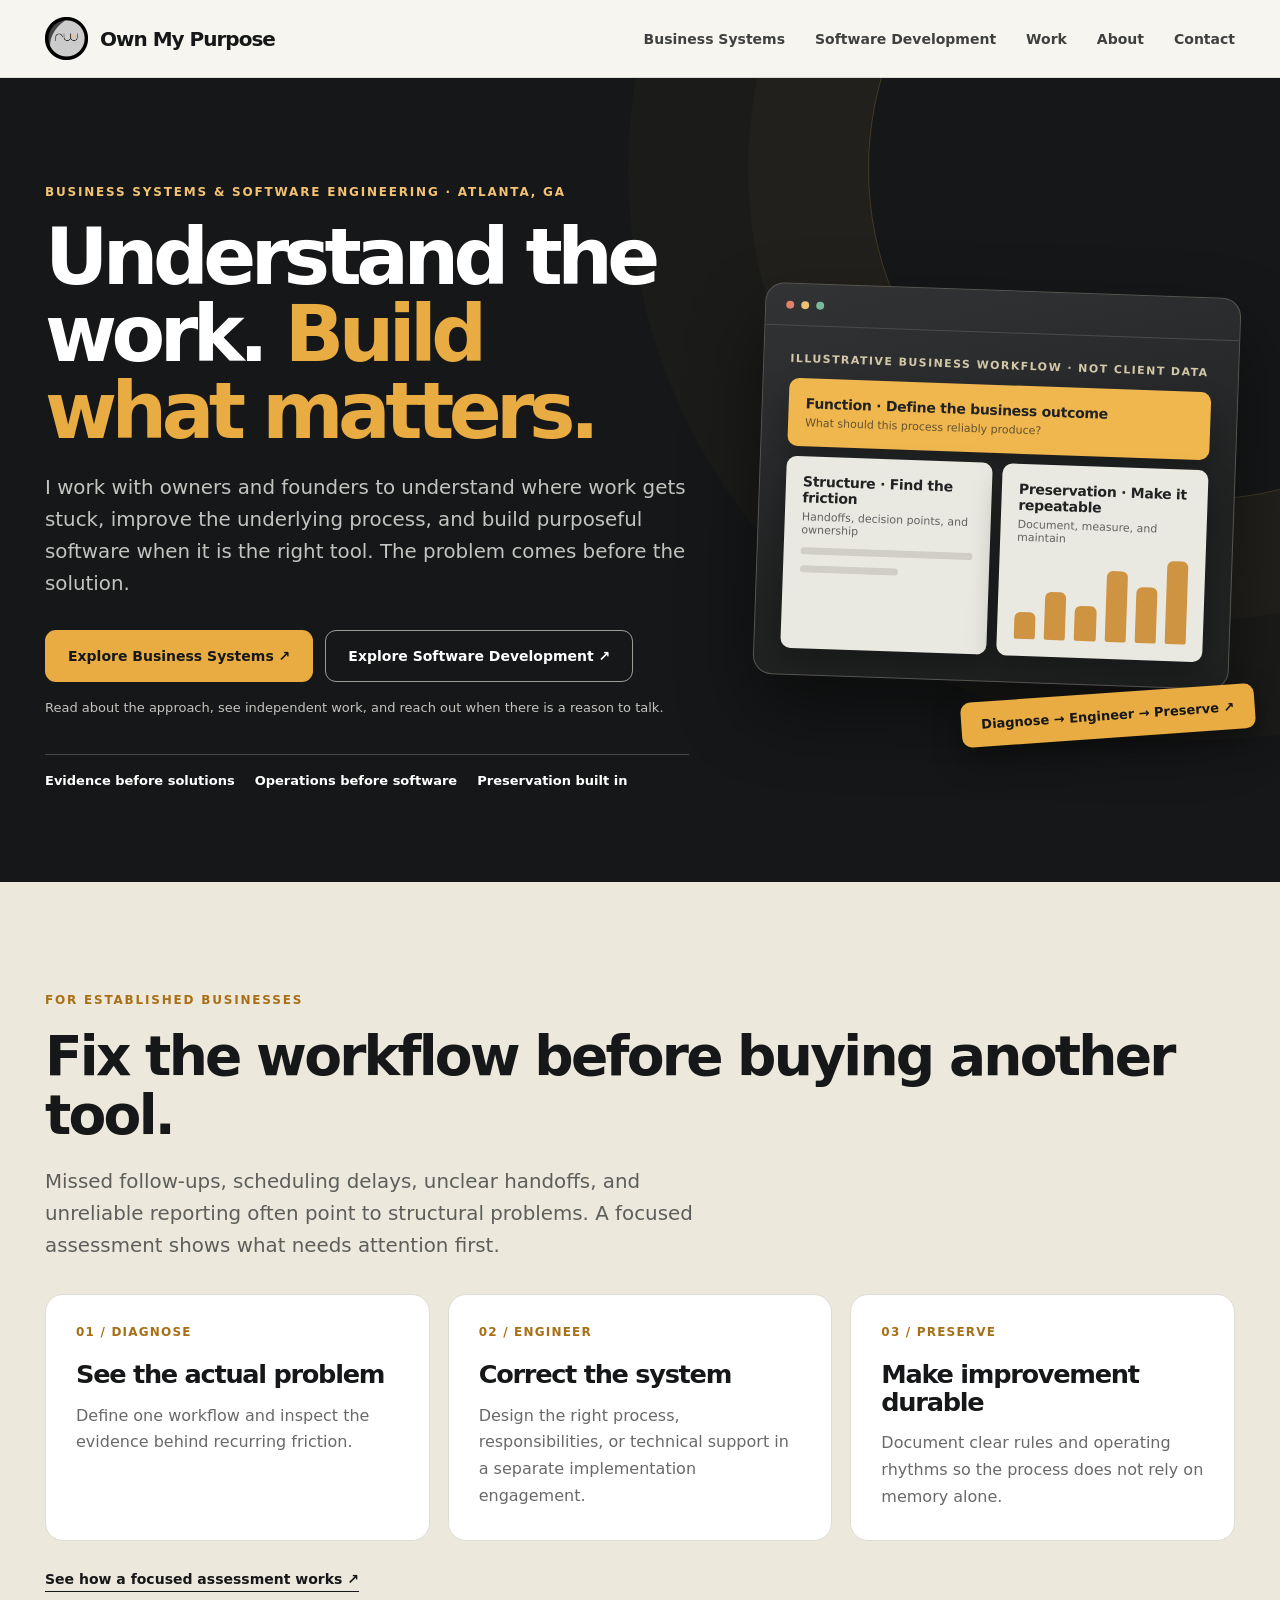
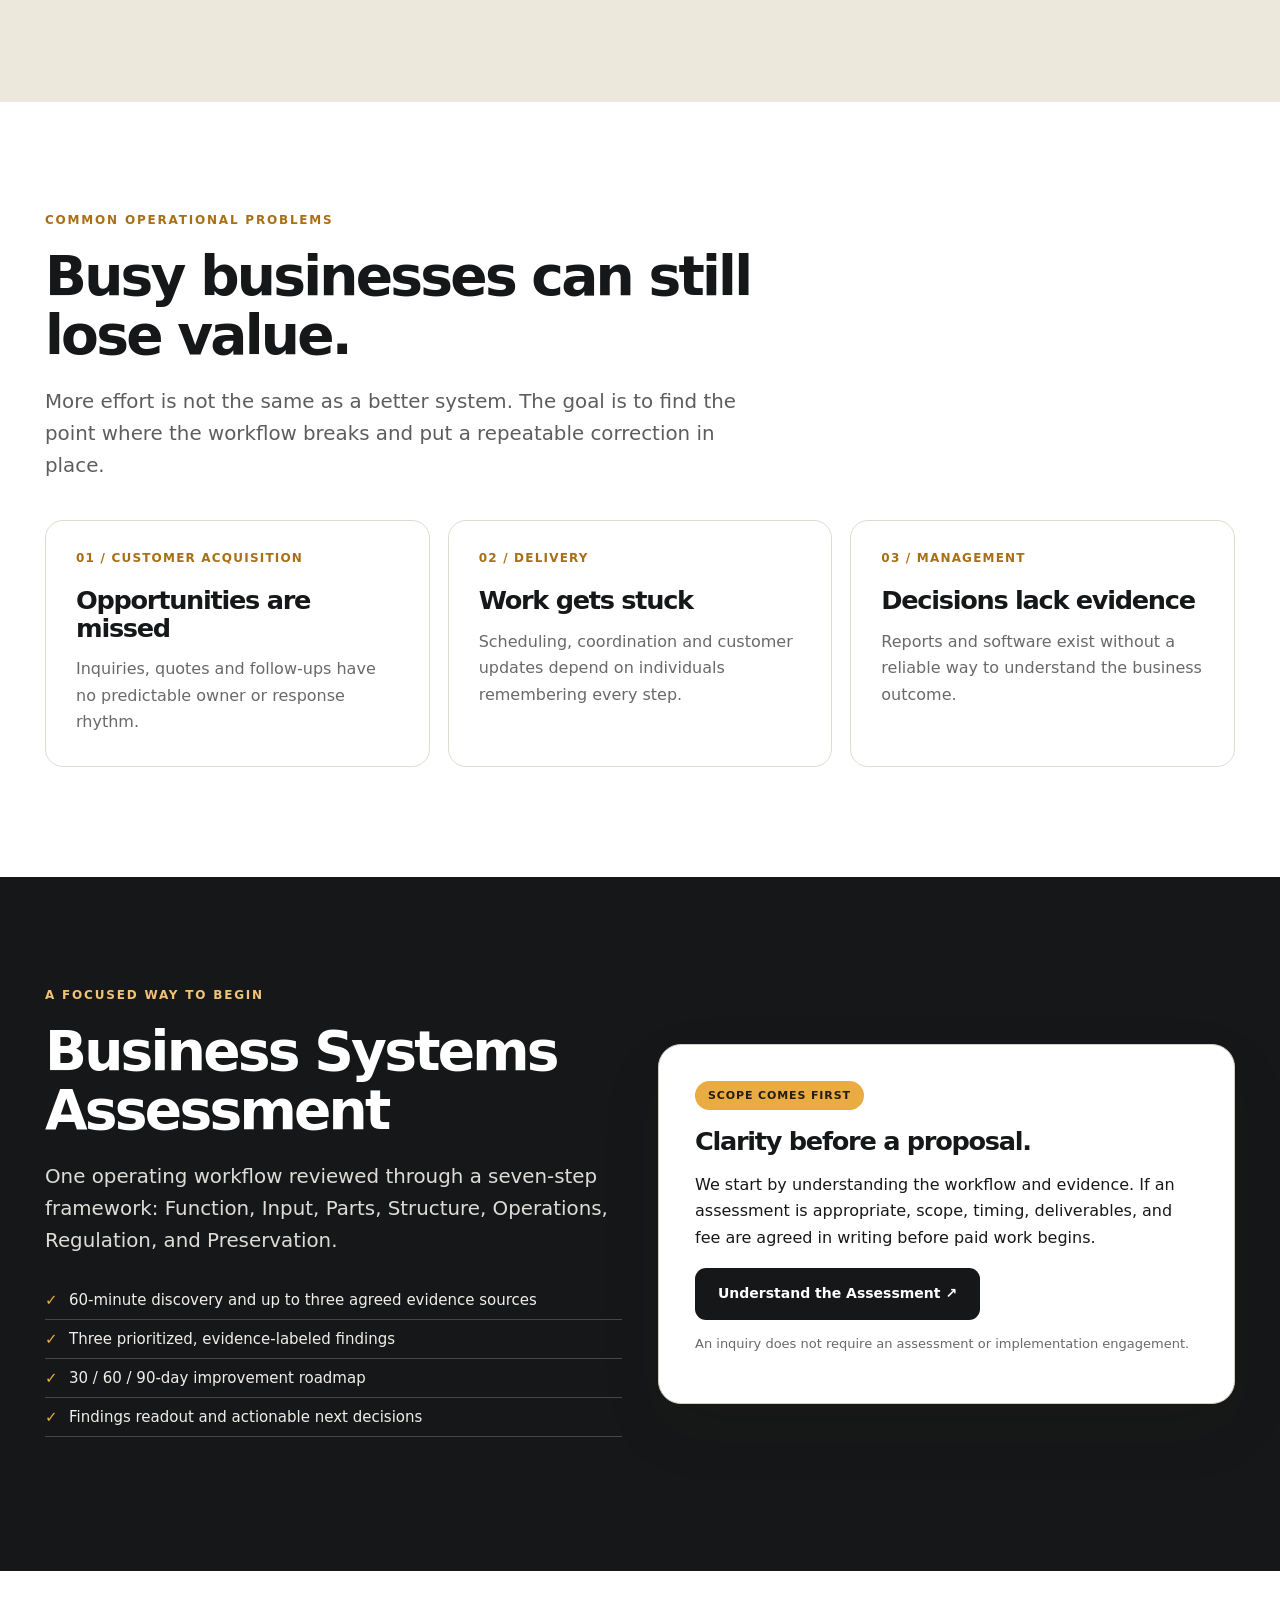
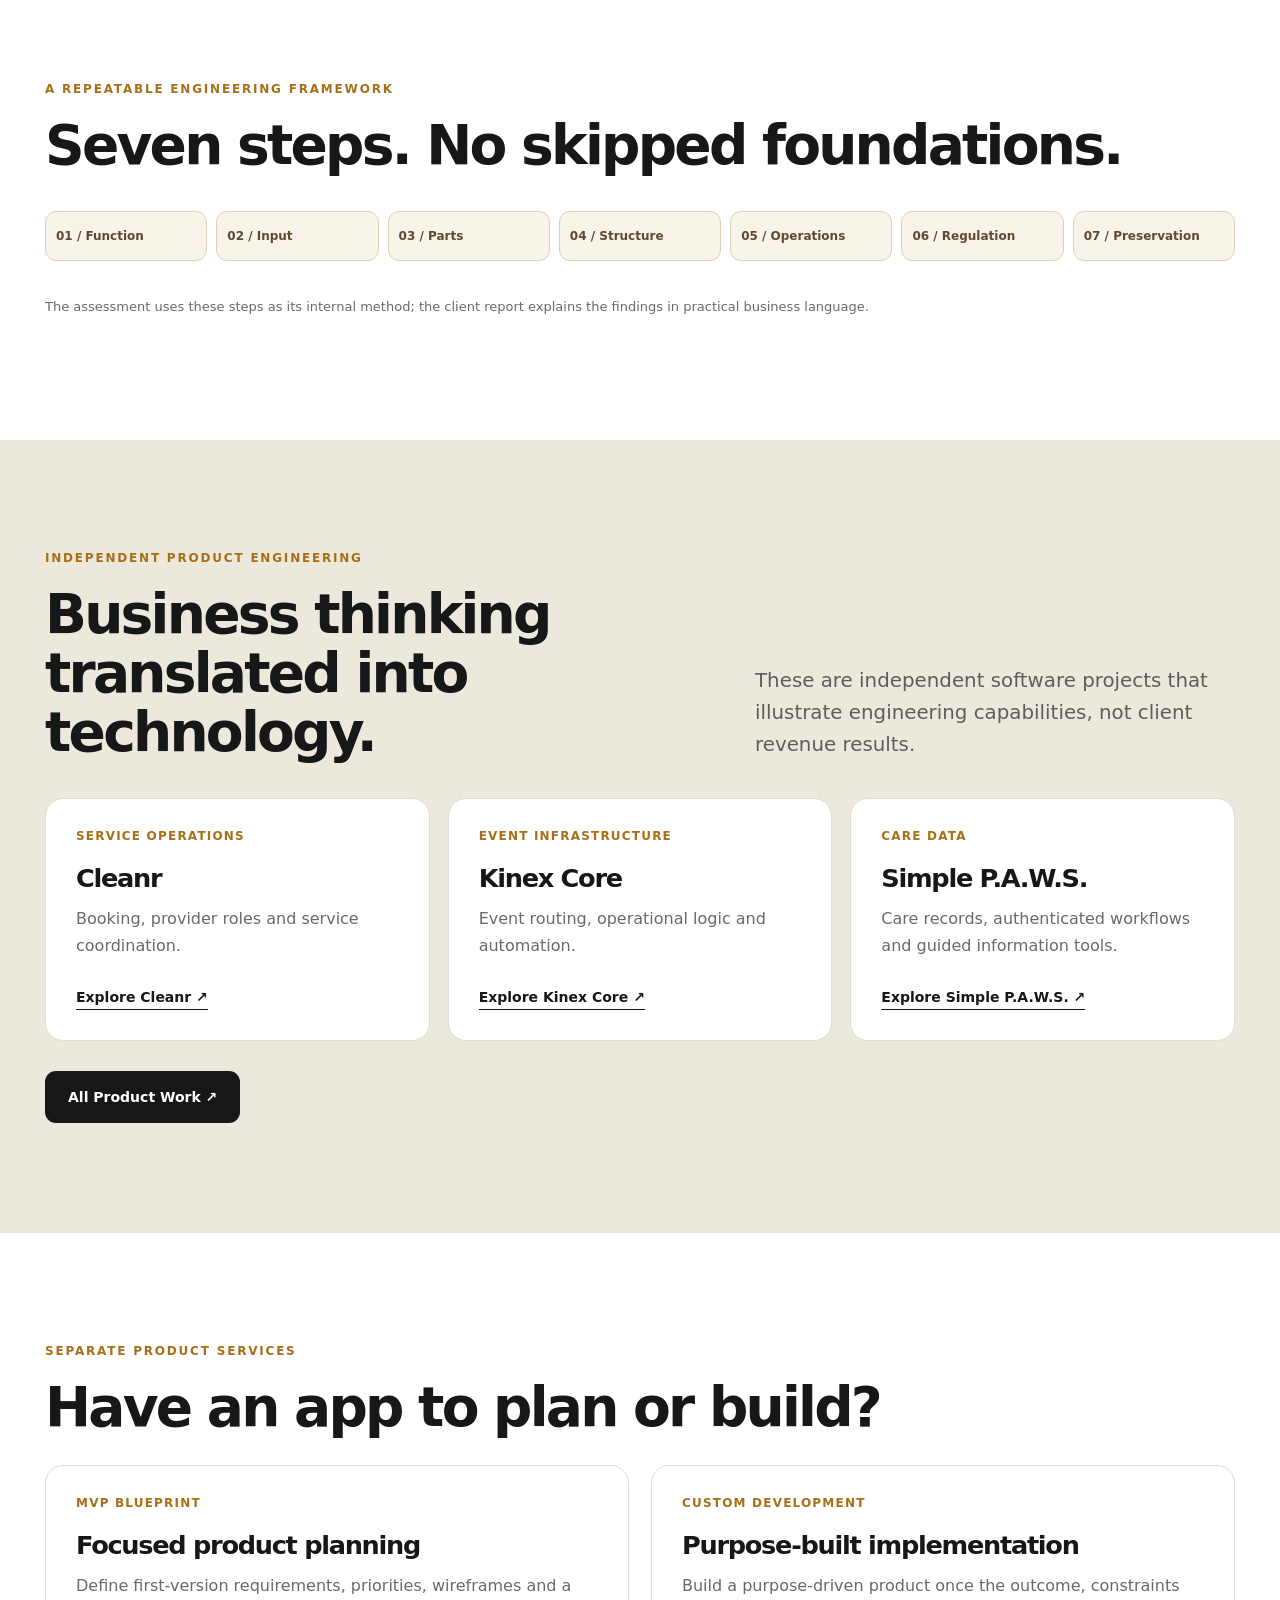
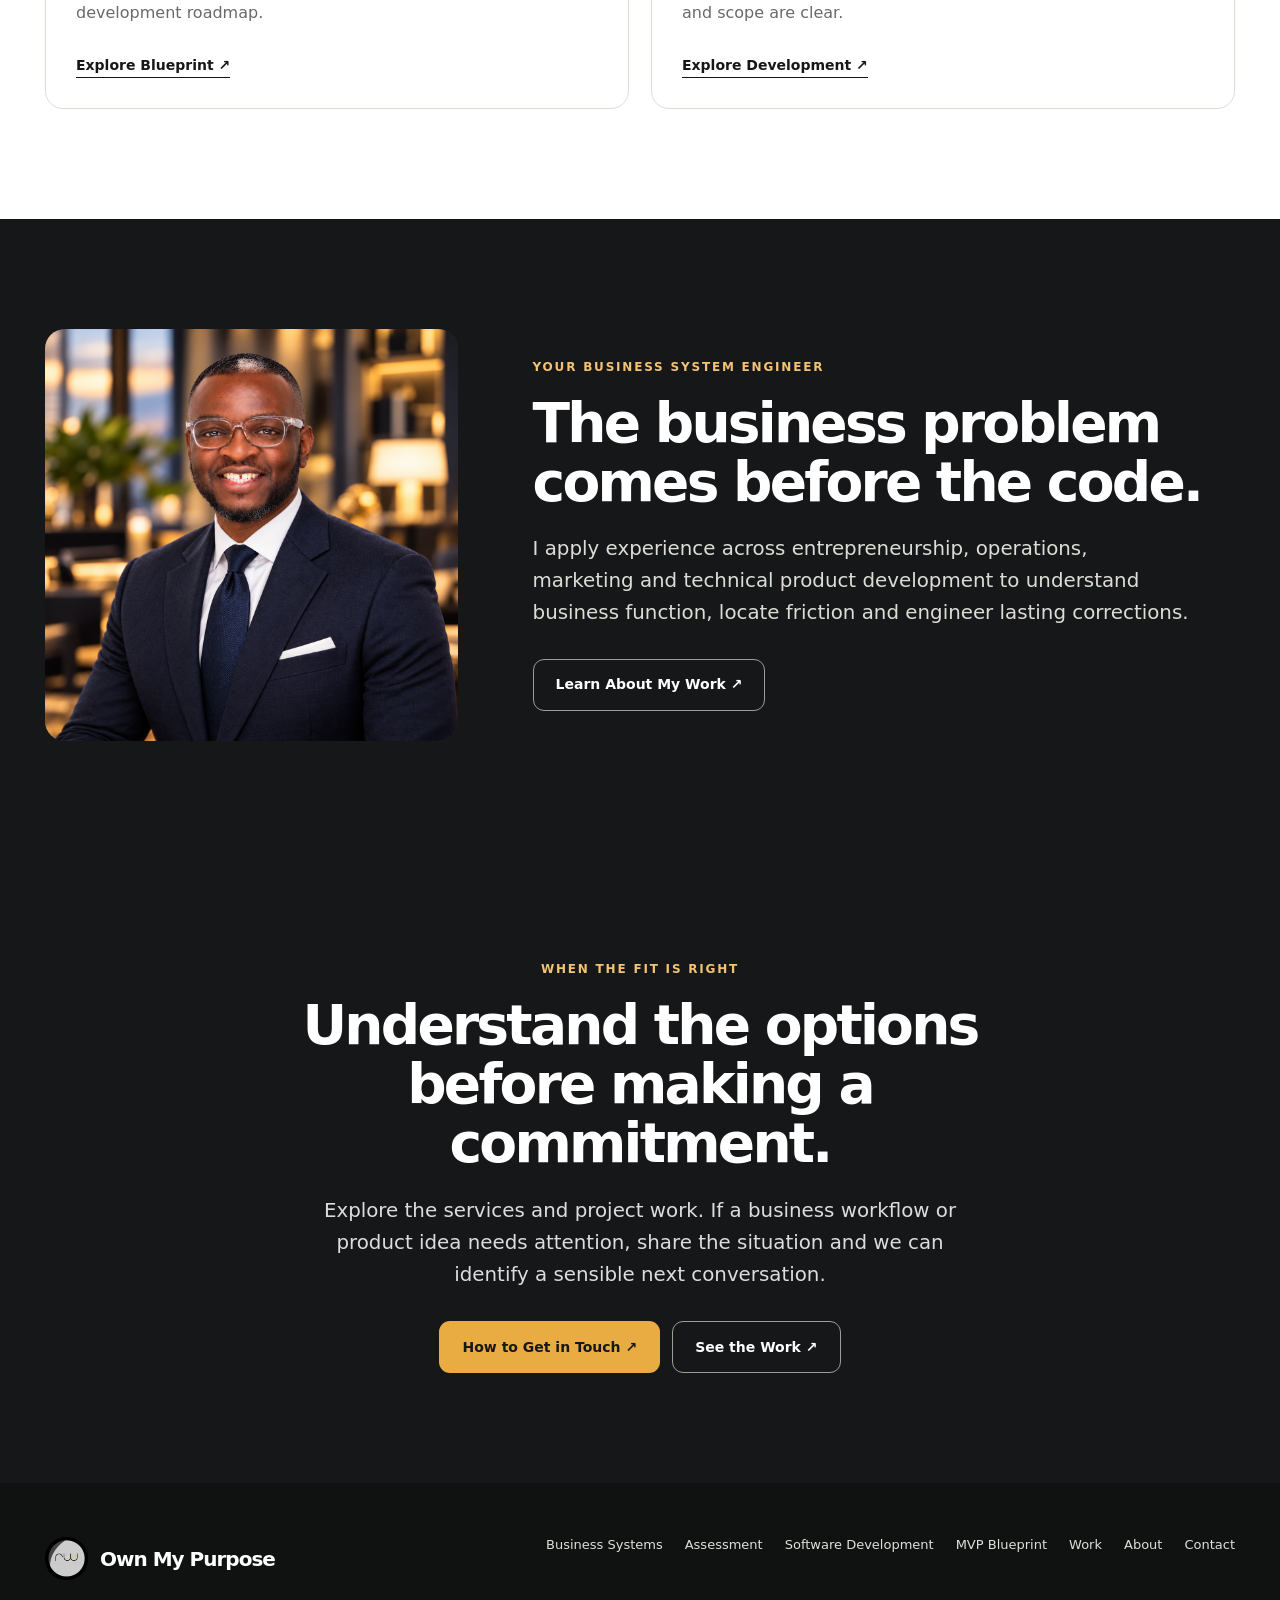
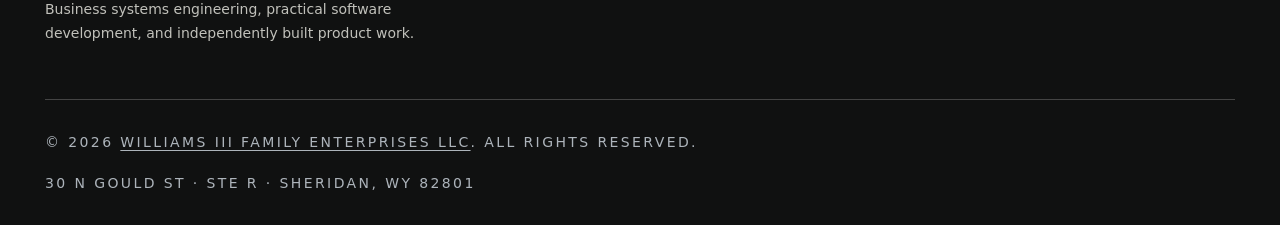
<file: index.html>
<!doctype html>
<html lang="en"><head>
<meta charset="utf-8"><meta name="viewport" content="width=device-width, initial-scale=1">
<title>Business Systems &amp; Software Engineering | Own My Purpose</title><meta name="description" content="Explore business systems engineering, practical software development, and independent product work. Understand the problem before choosing a solution.">
<link rel="canonical" href="https://ownmypurpose.io/">






<link rel="stylesheet" href="/assets/site.css"><script defer src="/assets/site.js"></script><meta property="og:type" content="website"><meta property="og:title" content="Business Systems &amp; Software Engineering | Own My Purpose"><meta property="og:description" content="Explore business systems engineering, practical software development, and independent product work. Understand the problem before choosing a solution."><meta property="og:url" content="https://ownmypurpose.io/"><meta property="og:image" content="https://ownmypurpose.io/images/ownmypurpose-social-preview.png"><meta property="og:image:alt" content="Own My Purpose brand and product work preview"><meta name="twitter:card" content="summary_large_image"><meta name="theme-color" content="#161718"><link rel="icon" type="image/png" href="/images/ownmypurpose-favicon.png"><link rel="apple-touch-icon" href="/images/ownmypurpose-favicon.png"></head>
<body><a href="#main" class="skip">Skip to content</a>
<header class="site-header"><div class="wrap header-inner"><a href="/" class="brand" aria-label="Own My Purpose home"><img src="/images/rwiii logo.png" alt="" width="43" height="43">Own My Purpose</a><button type="button" class="menu-toggle" aria-controls="main-nav" aria-label="Open navigation" aria-expanded="false" data-menu-toggle>☰</button><nav class="nav-links" id="main-nav" data-nav aria-label="Main navigation"><a href="/business-systems/">Business Systems</a><a href="/mvp-development/">Software Development</a><a href="/work/">Work</a><a href="/about/">About</a><a href="/start/">Contact</a></nav></div></header><main id="main">
<section class="hero"><div class="wrap hero-inner"><div><p class="eyebrow eyebrow--light">Business Systems &amp; Software Engineering · Atlanta, GA</p><h1 class="headline">Understand the work. <span class="accent">Build what matters.</span></h1><p class="lead lead--light">I work with owners and founders to understand where work gets stuck, improve the underlying process, and build purposeful software when it is the right tool. The problem comes before the solution.</p><div class="actions"><a class="button button--gold" href="/business-systems/">Explore Business Systems ↗</a><a class="button button--line" href="/mvp-development/">Explore Software Development ↗</a></div><p class="fine fine--light">Read about the approach, see independent work, and reach out when there is a reason to talk.</p><div class="hero-proof"><span><strong>Evidence before solutions</strong></span><span><strong>Operations before software</strong></span><span><strong>Preservation built in</strong></span></div></div><div class="hero-art"><div class="art-frame"><div class="art-toolbar"><span class="art-dot"></span><span class="art-dot"></span><span class="art-dot"></span></div><div class="art-content"><div class="art-label">Illustrative business workflow · not client data</div><div class="art-card art-card--gold"><div class="art-title">Function · Define the business outcome</div><div class="art-caption">What should this process reliably produce?</div></div><div class="art-stack"><div class="art-card"><div class="art-title">Structure · Find the friction</div><div class="art-caption">Handoffs, decision points, and ownership</div><div class="art-bar"></div><div class="art-bar short"></div></div><div class="art-card"><div class="art-title">Preservation · Make it repeatable</div><div class="art-caption">Document, measure, and maintain</div><div class="art-bars"><span></span><span></span><span></span><span></span><span></span><span></span></div></div></div></div></div><div class="art-floating">Diagnose → Engineer → Preserve ↗</div></div></div></section>
<section class="section section--cream"><div class="wrap"><p class="eyebrow">For established businesses</p><h2>Fix the workflow before buying another tool.</h2><p class="lead">Missed follow-ups, scheduling delays, unclear handoffs, and unreliable reporting often point to structural problems. A focused assessment shows what needs attention first.</p><div class="grid-3" style="margin-top:32px"><article class="panel"><div class="num">01 / DIAGNOSE</div><h3>See the actual problem</h3><p>Define one workflow and inspect the evidence behind recurring friction.</p></article><article class="panel"><div class="num">02 / ENGINEER</div><h3>Correct the system</h3><p>Design the right process, responsibilities, or technical support in a separate implementation engagement.</p></article><article class="panel"><div class="num">03 / PRESERVE</div><h3>Make improvement durable</h3><p>Document clear rules and operating rhythms so the process does not rely on memory alone.</p></article></div><div class="actions"><a class="text-link" href="/assessment/">See how a focused assessment works ↗</a></div></div></section><section class="section section--white"><div class="wrap"><p class="eyebrow">Common operational problems</p><div class="section-intro"><h2>Busy businesses can still lose value.</h2><p class="lead">More effort is not the same as a better system. The goal is to find the point where the workflow breaks and put a repeatable correction in place.</p></div><div class="grid-3"><article class="panel"><div class="num">01 / CUSTOMER ACQUISITION</div><h3>Opportunities are missed</h3><p>Inquiries, quotes and follow-ups have no predictable owner or response rhythm.</p></article><article class="panel"><div class="num">02 / DELIVERY</div><h3>Work gets stuck</h3><p>Scheduling, coordination and customer updates depend on individuals remembering every step.</p></article><article class="panel"><div class="num">03 / MANAGEMENT</div><h3>Decisions lack evidence</h3><p>Reports and software exist without a reliable way to understand the business outcome.</p></article></div></div></section>
<section class="section section--dark"><div class="wrap offer-layout"><div><p class="eyebrow eyebrow--light">A focused way to begin</p><h2>Business Systems Assessment</h2><p class="lead lead--light">One operating workflow reviewed through a seven-step framework: Function, Input, Parts, Structure, Operations, Regulation, and Preservation.</p><ul class="feature-list feature-list--light"><li>60-minute discovery and up to three agreed evidence sources</li><li>Three prioritized, evidence-labeled findings</li><li>30 / 60 / 90-day improvement roadmap</li><li>Findings readout and actionable next decisions</li></ul></div><div class="price-panel"><span class="offer-band">Scope comes first</span><h3 style="margin-top:18px">Clarity before a proposal.</h3><p>We start by understanding the workflow and evidence. If an assessment is appropriate, scope, timing, deliverables, and fee are agreed in writing before paid work begins.</p><a class="button button--dark" href="/assessment/">Understand the Assessment ↗</a><p class="fine">An inquiry does not require an assessment or implementation engagement.</p></div></div></section>
<section class="section section--white"><div class="wrap"><p class="eyebrow">A repeatable engineering framework</p><h2>Seven steps. No skipped foundations.</h2><div class="system-steps"><span>01 / Function</span><span>02 / Input</span><span>03 / Parts</span><span>04 / Structure</span><span>05 / Operations</span><span>06 / Regulation</span><span>07 / Preservation</span></div><p class="fine">The assessment uses these steps as its internal method; the client report explains the findings in practical business language.</p></div></section>
<section class="section section--cream"><div class="wrap"><div class="section-head"><div><p class="eyebrow">Independent product engineering</p><h2>Business thinking translated into technology.</h2></div><p class="lead">These are independent software projects that illustrate engineering capabilities, not client revenue results.</p></div><div class="grid-3"><article class="panel"><div class="num">SERVICE OPERATIONS</div><h3>Cleanr</h3><p>Booking, provider roles and service coordination.</p><div class="actions"><a class="text-link" href="/work/cleanr/">Explore Cleanr ↗</a></div></article><article class="panel"><div class="num">EVENT INFRASTRUCTURE</div><h3>Kinex Core</h3><p>Event routing, operational logic and automation.</p><div class="actions"><a class="text-link" href="/work/kinex-core/">Explore Kinex Core ↗</a></div></article><article class="panel"><div class="num">CARE DATA</div><h3>Simple P.A.W.S.</h3><p>Care records, authenticated workflows and guided information tools.</p><div class="actions"><a class="text-link" href="/work/simple-paws/">Explore Simple P.A.W.S. ↗</a></div></article></div><div class="actions"><a class="button button--dark" href="/work/">All Product Work ↗</a></div></div></section>
<section class="section section--white"><div class="wrap"><p class="eyebrow">Separate product services</p><h2>Have an app to plan or build?</h2><div class="grid-2" style="margin-top:28px"><article class="panel"><div class="num">MVP BLUEPRINT</div><h3>Focused product planning</h3><p>Define first-version requirements, priorities, wireframes and a development roadmap.</p><div class="actions"><a class="text-link" href="/mvp-blueprint/">Explore Blueprint ↗</a></div></article><article class="panel"><div class="num">CUSTOM DEVELOPMENT</div><h3>Purpose-built implementation</h3><p>Build a purpose-driven product once the outcome, constraints and scope are clear.</p><div class="actions"><a class="text-link" href="/mvp-development/">Explore Development ↗</a></div></article></div></div></section>
<section class="section section--dark"><div class="wrap founder-split"><div class="founder-photo"><img src="/assets/rwiii%20headshot%20for%20williams%20family%20enterprises.png" alt="Portrait of the Own My Purpose founder" loading="lazy" decoding="async"></div><div><p class="eyebrow eyebrow--light">Your Business System Engineer</p><h2>The business problem comes before the code.</h2><p class="lead lead--light">I apply experience across entrepreneurship, operations, marketing and technical product development to understand business function, locate friction and engineer lasting corrections.</p><div class="actions"><a class="button button--line" href="/about/">Learn About My Work ↗</a></div></div></div></section>
<section class="final-cta"><div class="wrap"><p class="eyebrow eyebrow--light">When the fit is right</p><h2>Understand the options before making a commitment.</h2><p class="lead lead--light">Explore the services and project work. If a business workflow or product idea needs attention, share the situation and we can identify a sensible next conversation.</p><div class="actions"><a class="button button--gold" href="/start/">How to Get in Touch ↗</a><a class="button button--line" href="/work/">See the Work ↗</a></div></div></section></main><footer class="footer"><div class="wrap"><div class="footer-top"><div><a href="/" class="brand" aria-label="Own My Purpose home"><img src="/images/rwiii logo.png" alt="" width="43" height="43">Own My Purpose</a><p>Business systems engineering, practical software development, and independently built product work.</p></div><nav class="footer-nav" aria-label="Footer navigation"><a href="/business-systems/">Business Systems</a><a href="/assessment/">Assessment</a><a href="/mvp-development/">Software Development</a><a href="/mvp-blueprint/">MVP Blueprint</a><a href="/work/">Work</a><a href="/about/">About</a><a href="/start/">Contact</a></nav></div><div class="footer-legal" aria-label="Company legal information"><p>© 2026 <a href="https://williamsiiifamily.com/" target="_blank" rel="noopener noreferrer">WILLIAMS III FAMILY ENTERPRISES LLC</a>. ALL RIGHTS RESERVED.</p><p>30 N GOULD ST · STE R · SHERIDAN, WY 82801</p></div></div></footer></body></html>
</file>
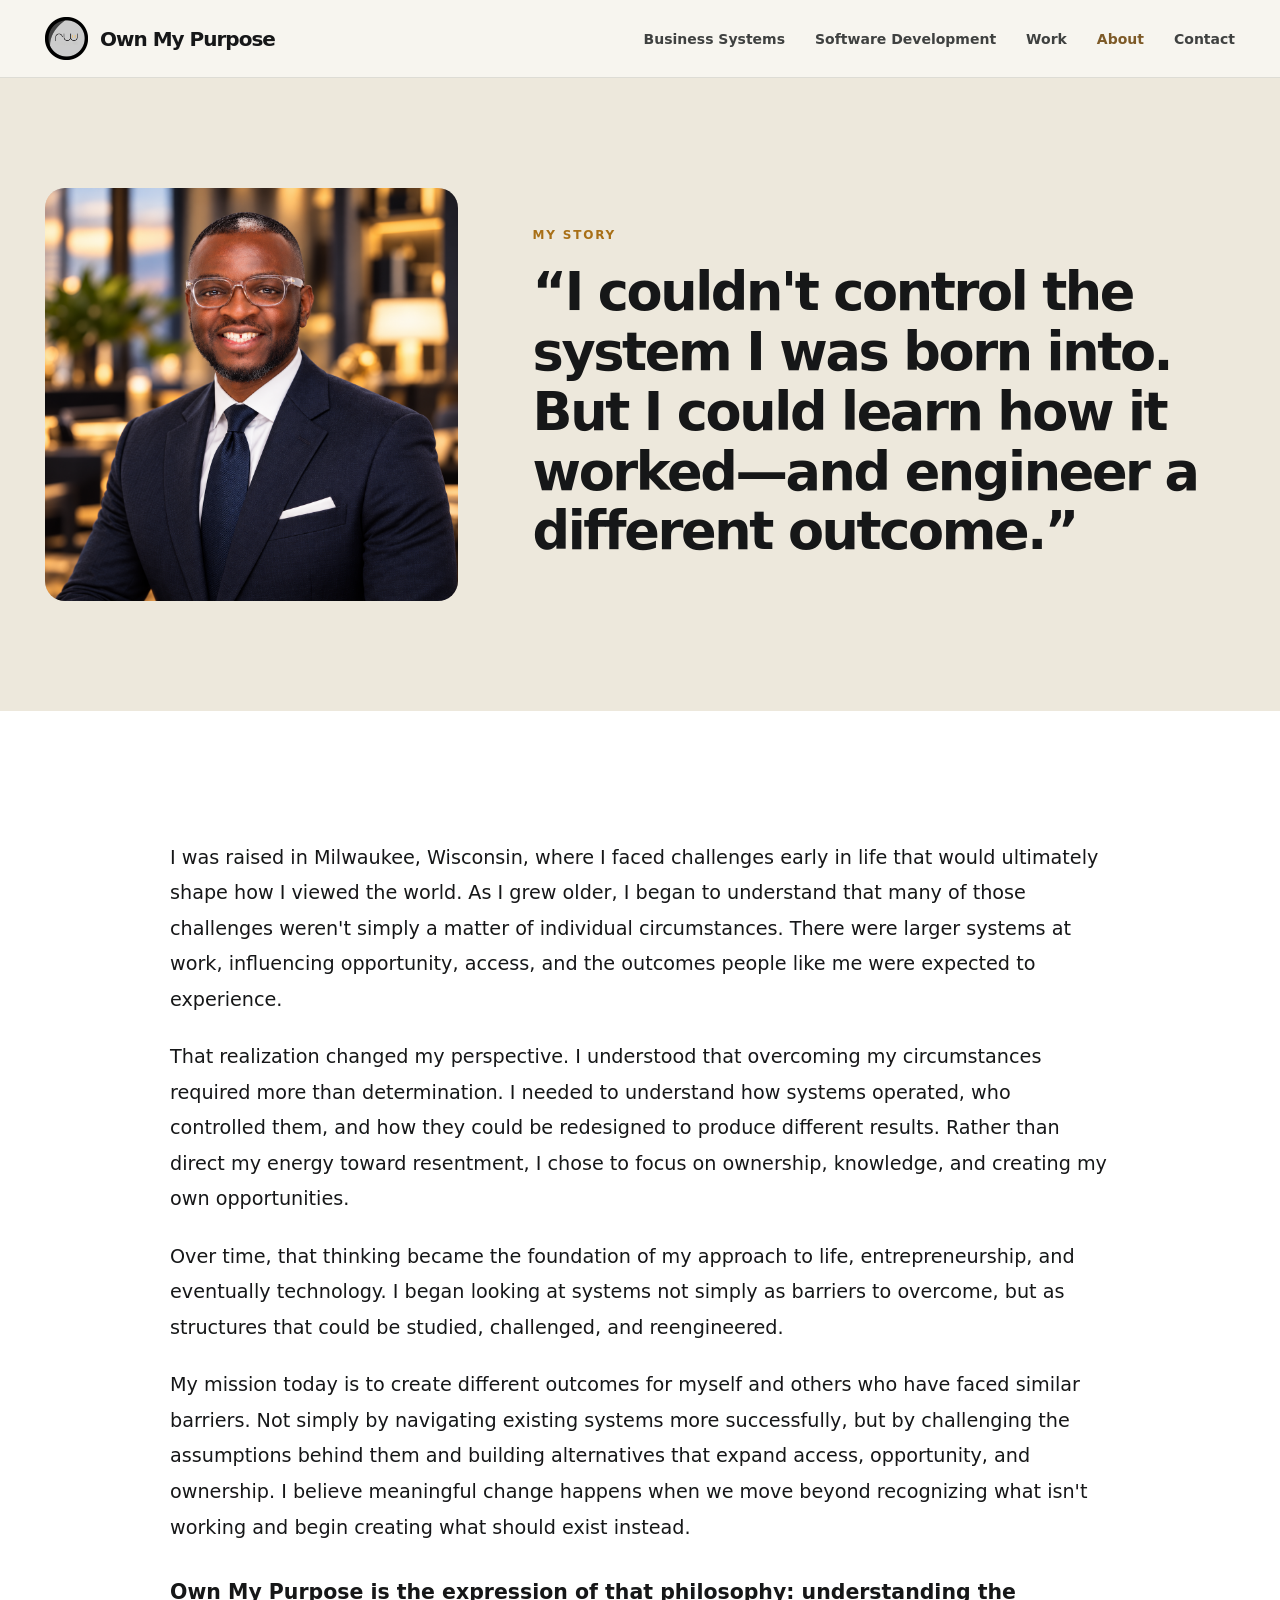
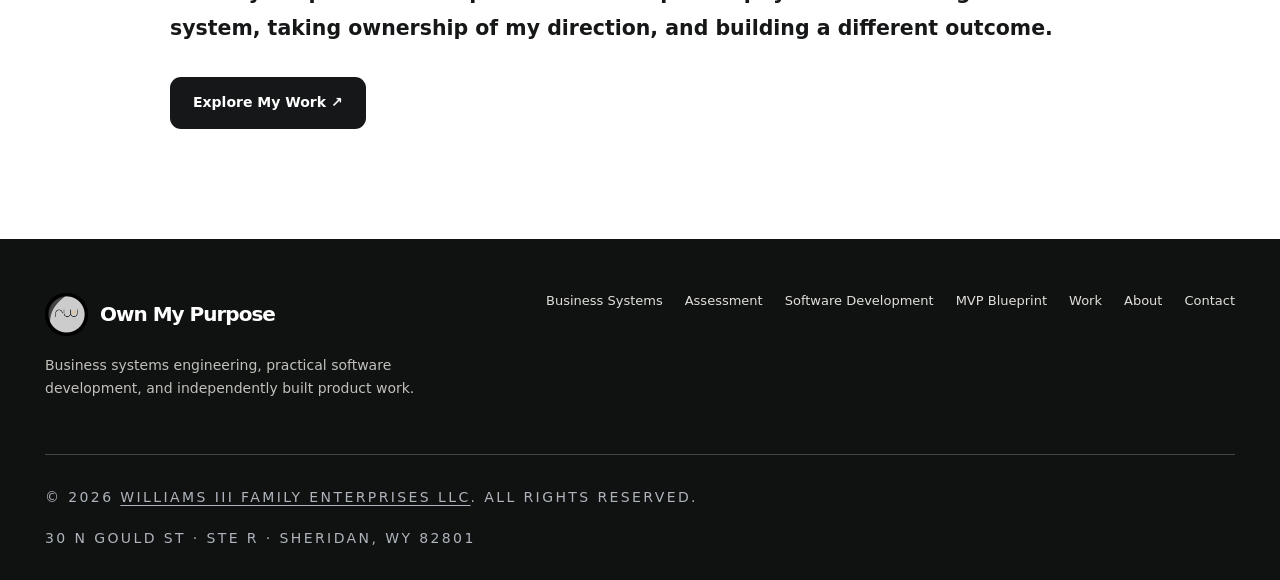
<file: about/index.html>
<!doctype html>
<html lang="en"><head>
<meta charset="utf-8"><meta name="viewport" content="width=device-width, initial-scale=1">
<title>My Story | Own My Purpose</title><meta name="description" content="My story: Raised in Milwaukee, Wisconsin; understanding systems, ownership, and creating a different outcome.">
<link rel="canonical" href="https://ownmypurpose.io/about/">






<link rel="stylesheet" href="/assets/site.css"><script defer src="/assets/site.js"></script><meta property="og:type" content="website"><meta property="og:title" content="My Story | Own My Purpose"><meta property="og:description" content="Business-oriented software product builder with experience in entrepreneurship, operations, marketing and technical execution."><meta property="og:url" content="https://ownmypurpose.io/about/"><meta property="og:image" content="https://ownmypurpose.io/images/ownmypurpose-social-preview.png"><meta property="og:image:alt" content="Own My Purpose brand and product work preview"><meta name="twitter:card" content="summary_large_image"><meta name="theme-color" content="#161718"><link rel="icon" type="image/png" href="/images/ownmypurpose-favicon.png"><link rel="apple-touch-icon" href="/images/ownmypurpose-favicon.png"></head>
<body><a href="#main" class="skip">Skip to content</a>
<header class="site-header"><div class="wrap header-inner"><a href="/" class="brand" aria-label="Own My Purpose home"><img src="/images/rwiii logo.png" alt="" width="43" height="43">Own My Purpose</a><button type="button" class="menu-toggle" aria-controls="main-nav" aria-label="Open navigation" aria-expanded="false" data-menu-toggle>☰</button><nav class="nav-links" id="main-nav" data-nav aria-label="Main navigation"><a href="/business-systems/">Business Systems</a><a href="/mvp-development/">Software Development</a><a href="/work/">Work</a><span class="nav-current" aria-current="page">About</span><a href="/start/">Contact</a></nav></div></header><main id="main">
<section class="section section--cream">
  <div class="wrap founder-split">
    <div class="founder-photo" style="background:#dfd5c7">
      <img src="/assets/rwiii%20headshot%20for%20williams%20family%20enterprises.png" alt="Portrait accompanying the personal story" loading="eager" decoding="async">
    </div>
    <div>
      <p class="eyebrow">MY STORY</p>
      <h1 style="font-size:clamp(2.15rem,4.1vw,3.9rem);line-height:1.14;letter-spacing:-.045em;max-width:780px">“I couldn't control the system I was born into. But I could learn how it worked—and engineer a different outcome.”</h1>
      
    </div>
  </div>
</section>
<section class="section section--white">
  <div class="wrap" style="max-width:940px">
    <p style="font-size:clamp(1.05rem,1.5vw,1.2rem);line-height:1.85">I was raised in Milwaukee, Wisconsin, where I faced challenges early in life that would ultimately shape how I viewed the world. As I grew older, I began to understand that many of those challenges weren't simply a matter of individual circumstances. There were larger systems at work, influencing opportunity, access, and the outcomes people like me were expected to experience.</p>
    <p style="font-size:clamp(1.05rem,1.5vw,1.2rem);line-height:1.85;margin-top:22px">That realization changed my perspective. I understood that overcoming my circumstances required more than determination. I needed to understand how systems operated, who controlled them, and how they could be redesigned to produce different results. Rather than direct my energy toward resentment, I chose to focus on ownership, knowledge, and creating my own opportunities.</p>
    <p style="font-size:clamp(1.05rem,1.5vw,1.2rem);line-height:1.85;margin-top:22px">Over time, that thinking became the foundation of my approach to life, entrepreneurship, and eventually technology. I began looking at systems not simply as barriers to overcome, but as structures that could be studied, challenged, and reengineered.</p>
    <p style="font-size:clamp(1.05rem,1.5vw,1.2rem);line-height:1.85;margin-top:22px">My mission today is to create different outcomes for myself and others who have faced similar barriers. Not simply by navigating existing systems more successfully, but by challenging the assumptions behind them and building alternatives that expand access, opportunity, and ownership. I believe meaningful change happens when we move beyond recognizing what isn't working and begin creating what should exist instead.</p>
    <p style="font-size:clamp(1.1rem,1.6vw,1.3rem);line-height:1.75;margin-top:30px"><strong>Own My Purpose is the expression of that philosophy: understanding the system, taking ownership of my direction, and building a different outcome.</strong></p>
    <div class="actions"><a class="button button--dark" href="/work/">Explore My Work ↗</a></div>
  </div>
</section>
</main><footer class="footer"><div class="wrap"><div class="footer-top"><div><a href="/" class="brand" aria-label="Own My Purpose home"><img src="/images/rwiii logo.png" alt="" width="43" height="43">Own My Purpose</a><p>Business systems engineering, practical software development, and independently built product work.</p></div><nav class="footer-nav" aria-label="Footer navigation"><a href="/business-systems/">Business Systems</a><a href="/assessment/">Assessment</a><a href="/mvp-development/">Software Development</a><a href="/mvp-blueprint/">MVP Blueprint</a><a href="/work/">Work</a><a href="/about/">About</a><a href="/start/">Contact</a></nav></div><div class="footer-legal" aria-label="Company legal information"><p>© 2026 <a href="https://williamsiiifamily.com/" target="_blank" rel="noopener noreferrer">WILLIAMS III FAMILY ENTERPRISES LLC</a>. ALL RIGHTS RESERVED.</p><p>30 N GOULD ST · STE R · SHERIDAN, WY 82801</p></div></div></footer></body></html>
</file>
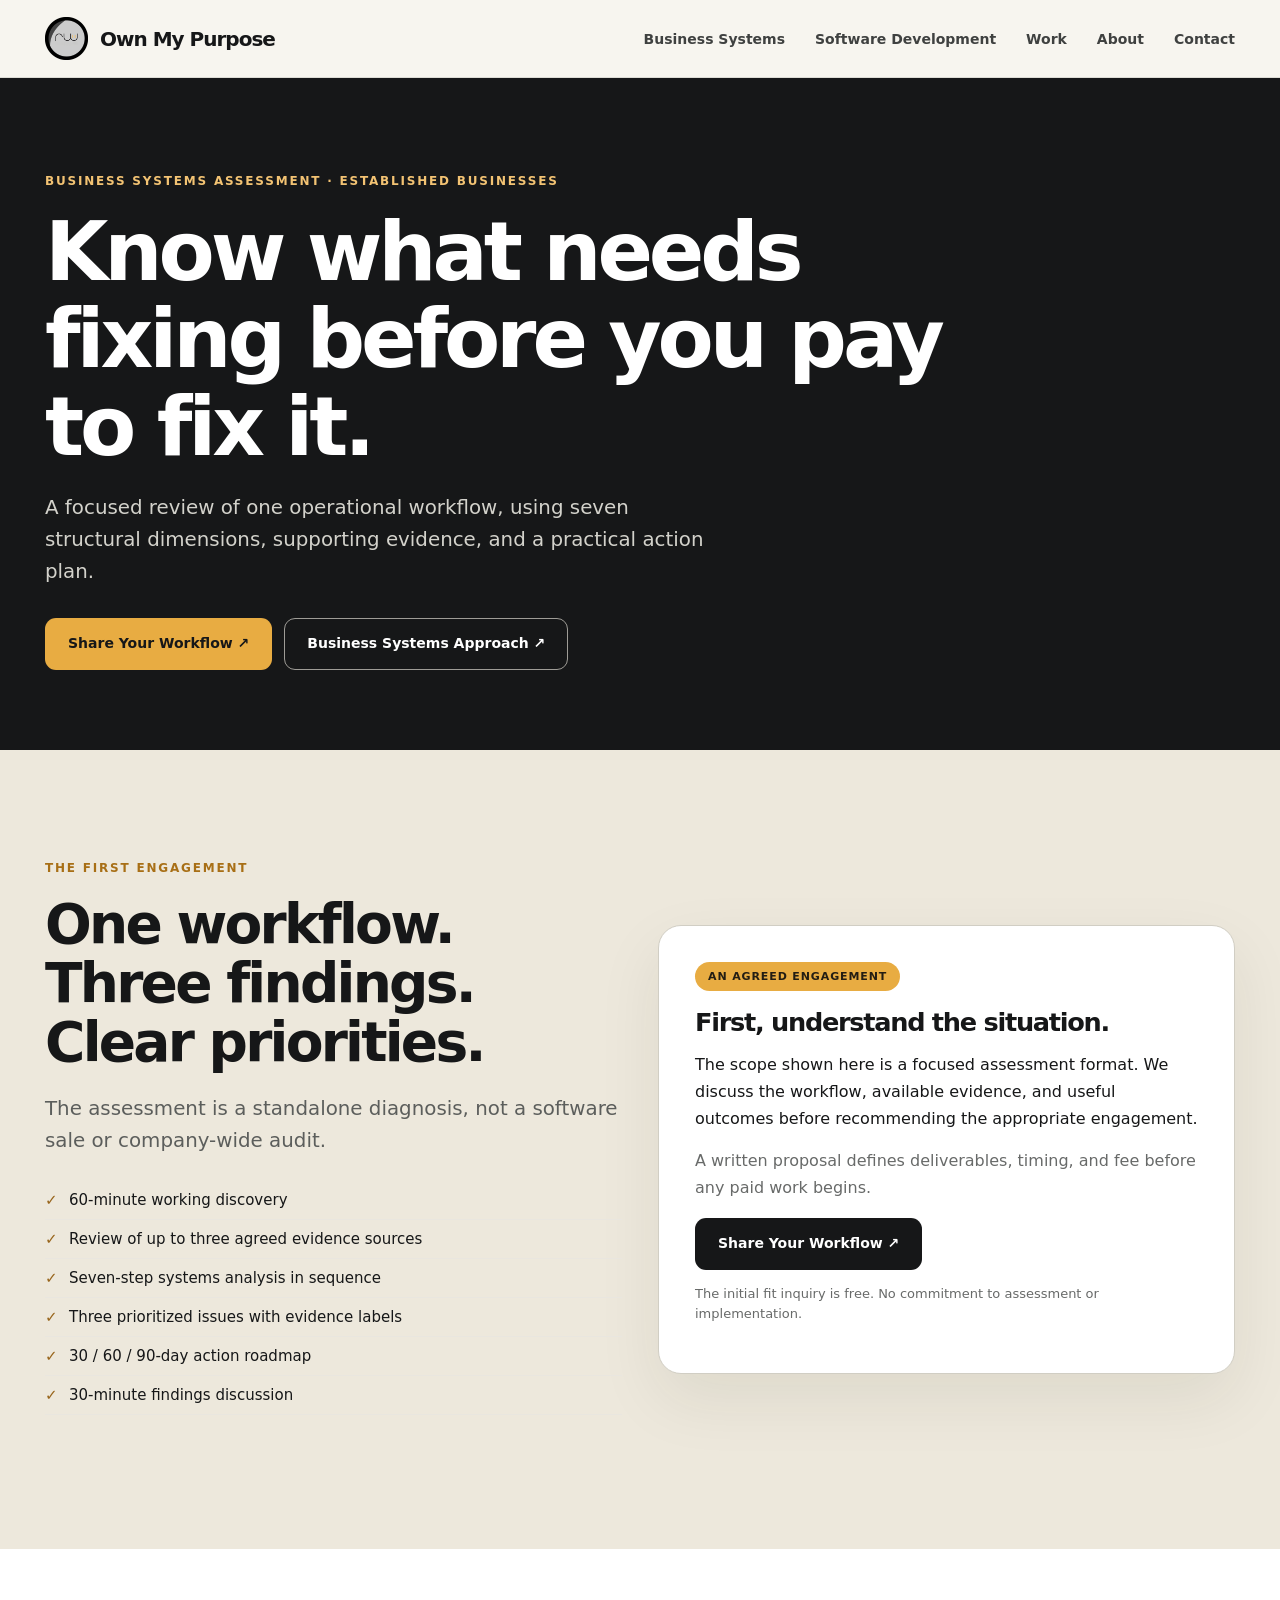
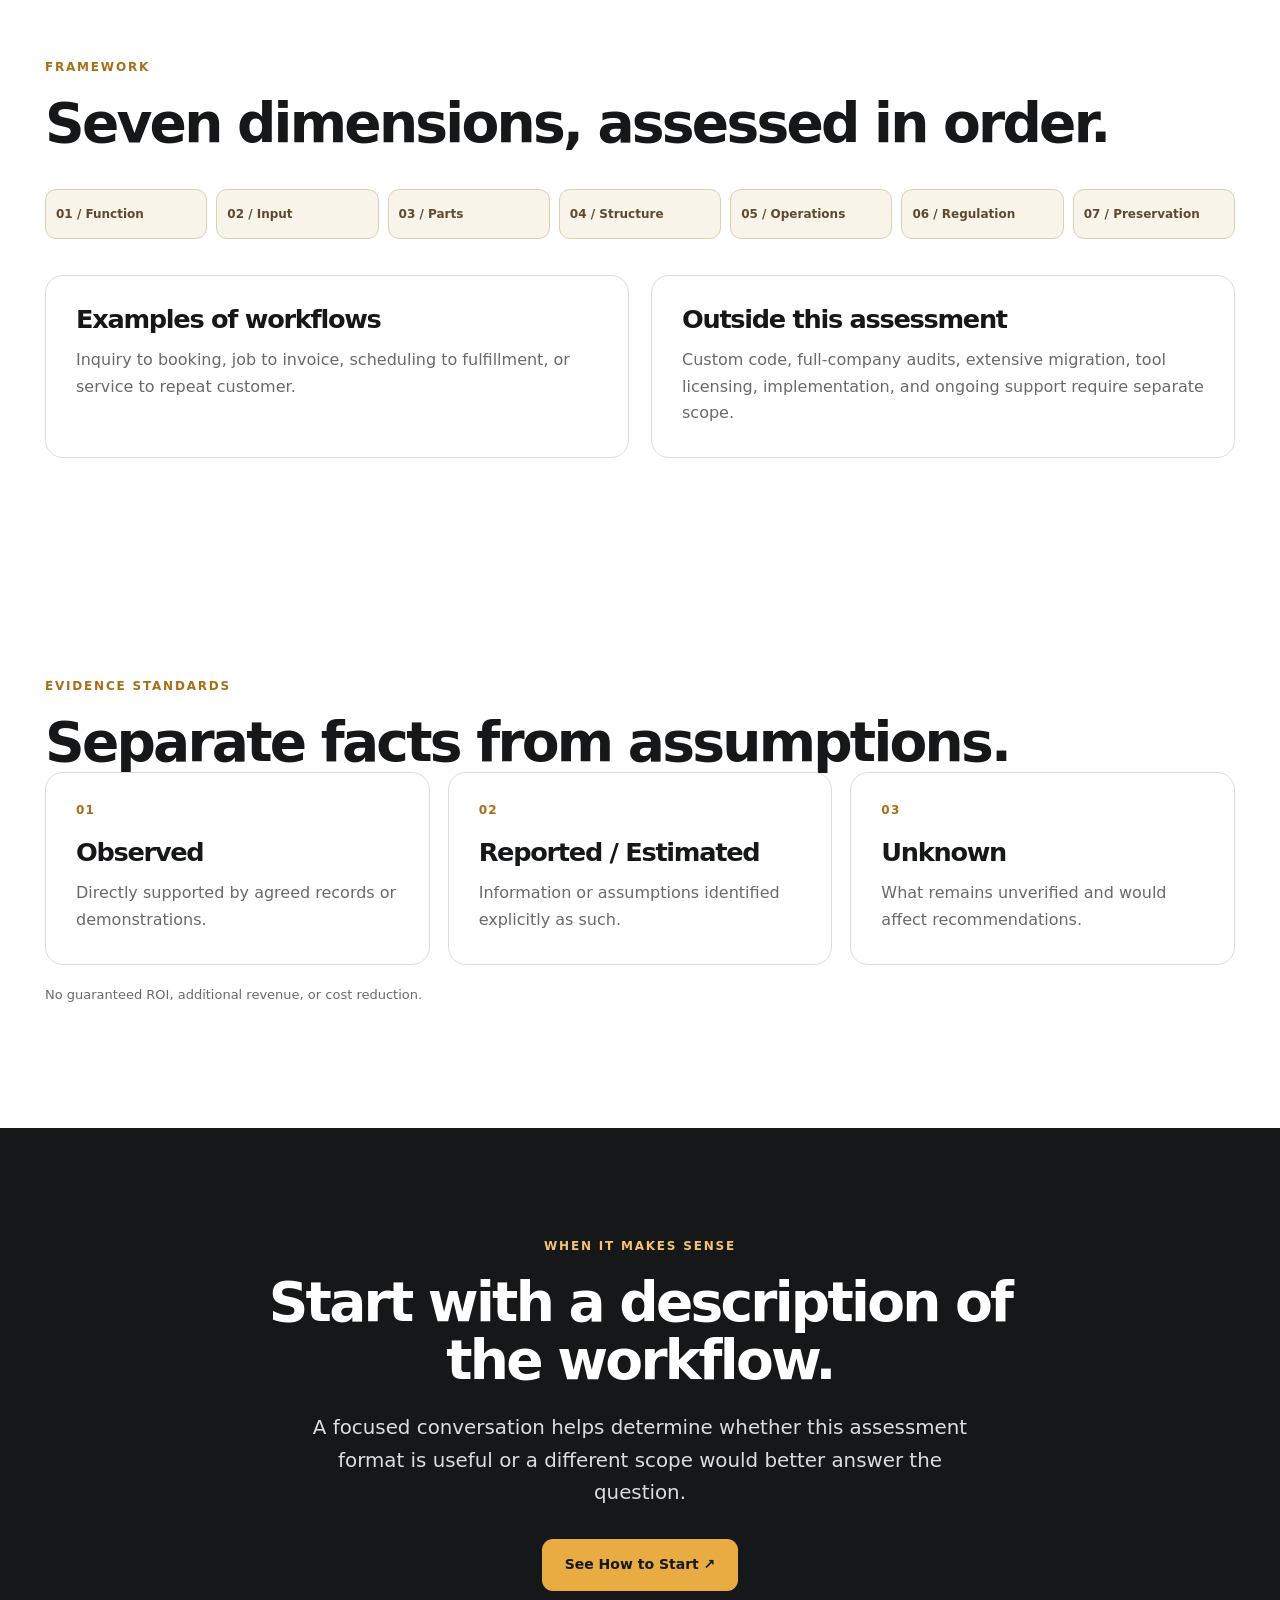
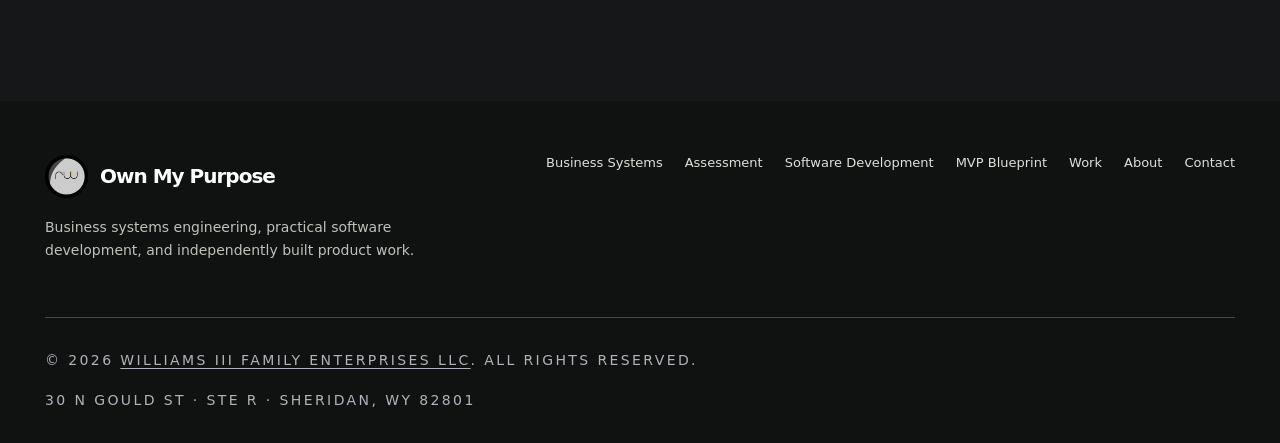
<file: assessment/index.html>
<!doctype html>
<html lang="en"><head>
<meta charset="utf-8"><meta name="viewport" content="width=device-width, initial-scale=1">
<title>Business Systems Assessment | Own My Purpose</title><meta name="description" content="Explore a focused business systems assessment: one workflow, evidence-backed findings, clear priorities, and an actionable improvement roadmap.">
<link rel="canonical" href="https://ownmypurpose.io/assessment/">






<link rel="stylesheet" href="/assets/site.css"><script defer src="/assets/site.js"></script><meta property="og:type" content="website"><meta property="og:title" content="Business Systems Assessment | Own My Purpose"><meta property="og:description" content="Explore a focused business systems assessment: one workflow, evidence-backed findings, clear priorities, and an actionable improvement roadmap."><meta property="og:url" content="https://ownmypurpose.io/assessment/"><meta property="og:image" content="https://ownmypurpose.io/images/ownmypurpose-social-preview.png"><meta property="og:image:alt" content="Own My Purpose brand and product work preview"><meta name="twitter:card" content="summary_large_image"><meta name="theme-color" content="#161718"><link rel="icon" type="image/png" href="/images/ownmypurpose-favicon.png"><link rel="apple-touch-icon" href="/images/ownmypurpose-favicon.png"></head>
<body><a href="#main" class="skip">Skip to content</a><header class="site-header"><div class="wrap header-inner"><a href="/" class="brand" aria-label="Own My Purpose home"><img src="/images/rwiii logo.png" alt="" width="43" height="43">Own My Purpose</a><button type="button" class="menu-toggle" aria-controls="main-nav" aria-label="Open navigation" aria-expanded="false" data-menu-toggle>☰</button><nav class="nav-links" id="main-nav" data-nav aria-label="Main navigation"><a href="/business-systems/">Business Systems</a><a href="/mvp-development/">Software Development</a><a href="/work/">Work</a><a href="/about/">About</a><a href="/start/">Contact</a></nav></div></header><main id="main"><section class="page-hero"><div class="wrap"><p class="eyebrow eyebrow--light">Business Systems Assessment · Established businesses</p><h1>Know what needs fixing before you pay to fix it.</h1><p class="lead lead--light">A focused review of one operational workflow, using seven structural dimensions, supporting evidence, and a practical action plan.</p><div class="actions"><a class="button button--gold" href="/start/#business-inquiry">Share Your Workflow ↗</a><a class="button button--line" href="/business-systems/">Business Systems Approach ↗</a></div></div></section><section class="section section--cream"><div class="wrap offer-layout"><div><p class="eyebrow">The first engagement</p><h2>One workflow. Three findings. Clear priorities.</h2><p class="lead">The assessment is a standalone diagnosis, not a software sale or company-wide audit.</p><ul class="feature-list"><li>60-minute working discovery</li><li>Review of up to three agreed evidence sources</li><li>Seven-step systems analysis in sequence</li><li>Three prioritized issues with evidence labels</li><li>30 / 60 / 90-day action roadmap</li><li>30-minute findings discussion</li></ul></div><div class="price-panel"><span class="offer-band">An agreed engagement</span><h3 style="margin-top:18px">First, understand the situation.</h3><p>The scope shown here is a focused assessment format. We discuss the workflow, available evidence, and useful outcomes before recommending the appropriate engagement.</p><p class="muted">A written proposal defines deliverables, timing, and fee before any paid work begins.</p><a class="button button--dark" href="/start/#business-inquiry">Share Your Workflow ↗</a><p class="fine">The initial fit inquiry is free. No commitment to assessment or implementation.</p></div></div></section><section class="section section--white"><div class="wrap"><p class="eyebrow">Framework</p><h2>Seven dimensions, assessed in order.</h2><div class="system-steps"><span>01 / Function</span><span>02 / Input</span><span>03 / Parts</span><span>04 / Structure</span><span>05 / Operations</span><span>06 / Regulation</span><span>07 / Preservation</span></div><div class="grid-2"><article class="panel"><h3>Examples of workflows</h3><p>Inquiry to booking, job to invoice, scheduling to fulfillment, or service to repeat customer.</p></article><article class="panel"><h3>Outside this assessment</h3><p>Custom code, full-company audits, extensive migration, tool licensing, implementation, and ongoing support require separate scope.</p></article></div></div></section><section class="section section--white"><div class="wrap"><p class="eyebrow">Evidence standards</p><h2>Separate facts from assumptions.</h2><div class="grid-3"><article class="panel"><div class="num">01</div><h3>Observed</h3><p>Directly supported by agreed records or demonstrations.</p></article><article class="panel"><div class="num">02</div><h3>Reported / Estimated</h3><p>Information or assumptions identified explicitly as such.</p></article><article class="panel"><div class="num">03</div><h3>Unknown</h3><p>What remains unverified and would affect recommendations.</p></article></div><p class="fine" style="margin-top:20px">No guaranteed ROI, additional revenue, or cost reduction.</p></div></section><section class="final-cta"><div class="wrap"><p class="eyebrow eyebrow--light">When it makes sense</p><h2>Start with a description of the workflow.</h2><p class="lead lead--light">A focused conversation helps determine whether this assessment format is useful or a different scope would better answer the question.</p><div class="actions"><a class="button button--gold" href="/start/#business-inquiry">See How to Start ↗</a></div></div></section></main><footer class="footer"><div class="wrap"><div class="footer-top"><div><a href="/" class="brand" aria-label="Own My Purpose home"><img src="/images/rwiii logo.png" alt="" width="43" height="43">Own My Purpose</a><p>Business systems engineering, practical software development, and independently built product work.</p></div><nav class="footer-nav" aria-label="Footer navigation"><a href="/business-systems/">Business Systems</a><a href="/assessment/">Assessment</a><a href="/mvp-development/">Software Development</a><a href="/mvp-blueprint/">MVP Blueprint</a><a href="/work/">Work</a><a href="/about/">About</a><a href="/start/">Contact</a></nav></div><div class="footer-legal" aria-label="Company legal information"><p>© 2026 <a href="https://williamsiiifamily.com/" target="_blank" rel="noopener noreferrer">WILLIAMS III FAMILY ENTERPRISES LLC</a>. ALL RIGHTS RESERVED.</p><p>30 N GOULD ST · STE R · SHERIDAN, WY 82801</p></div></div></footer></body></html>
</file>
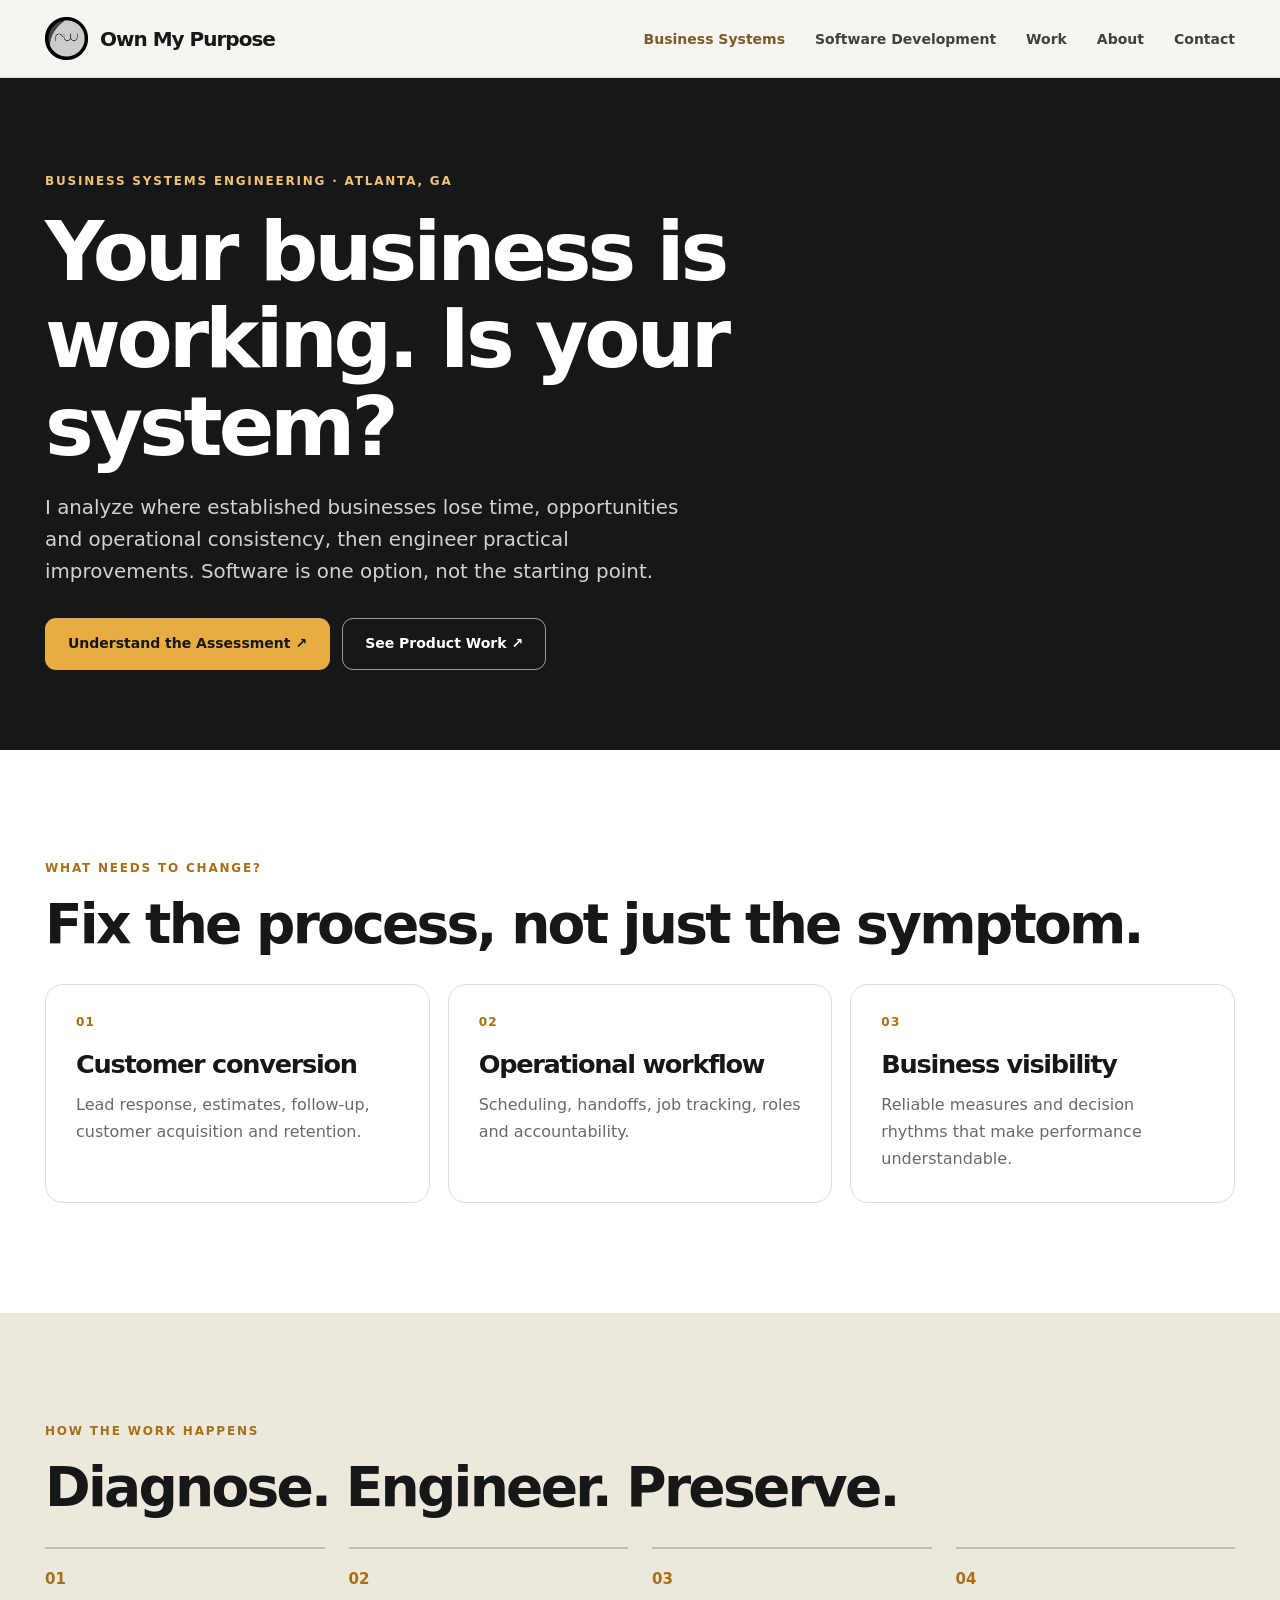
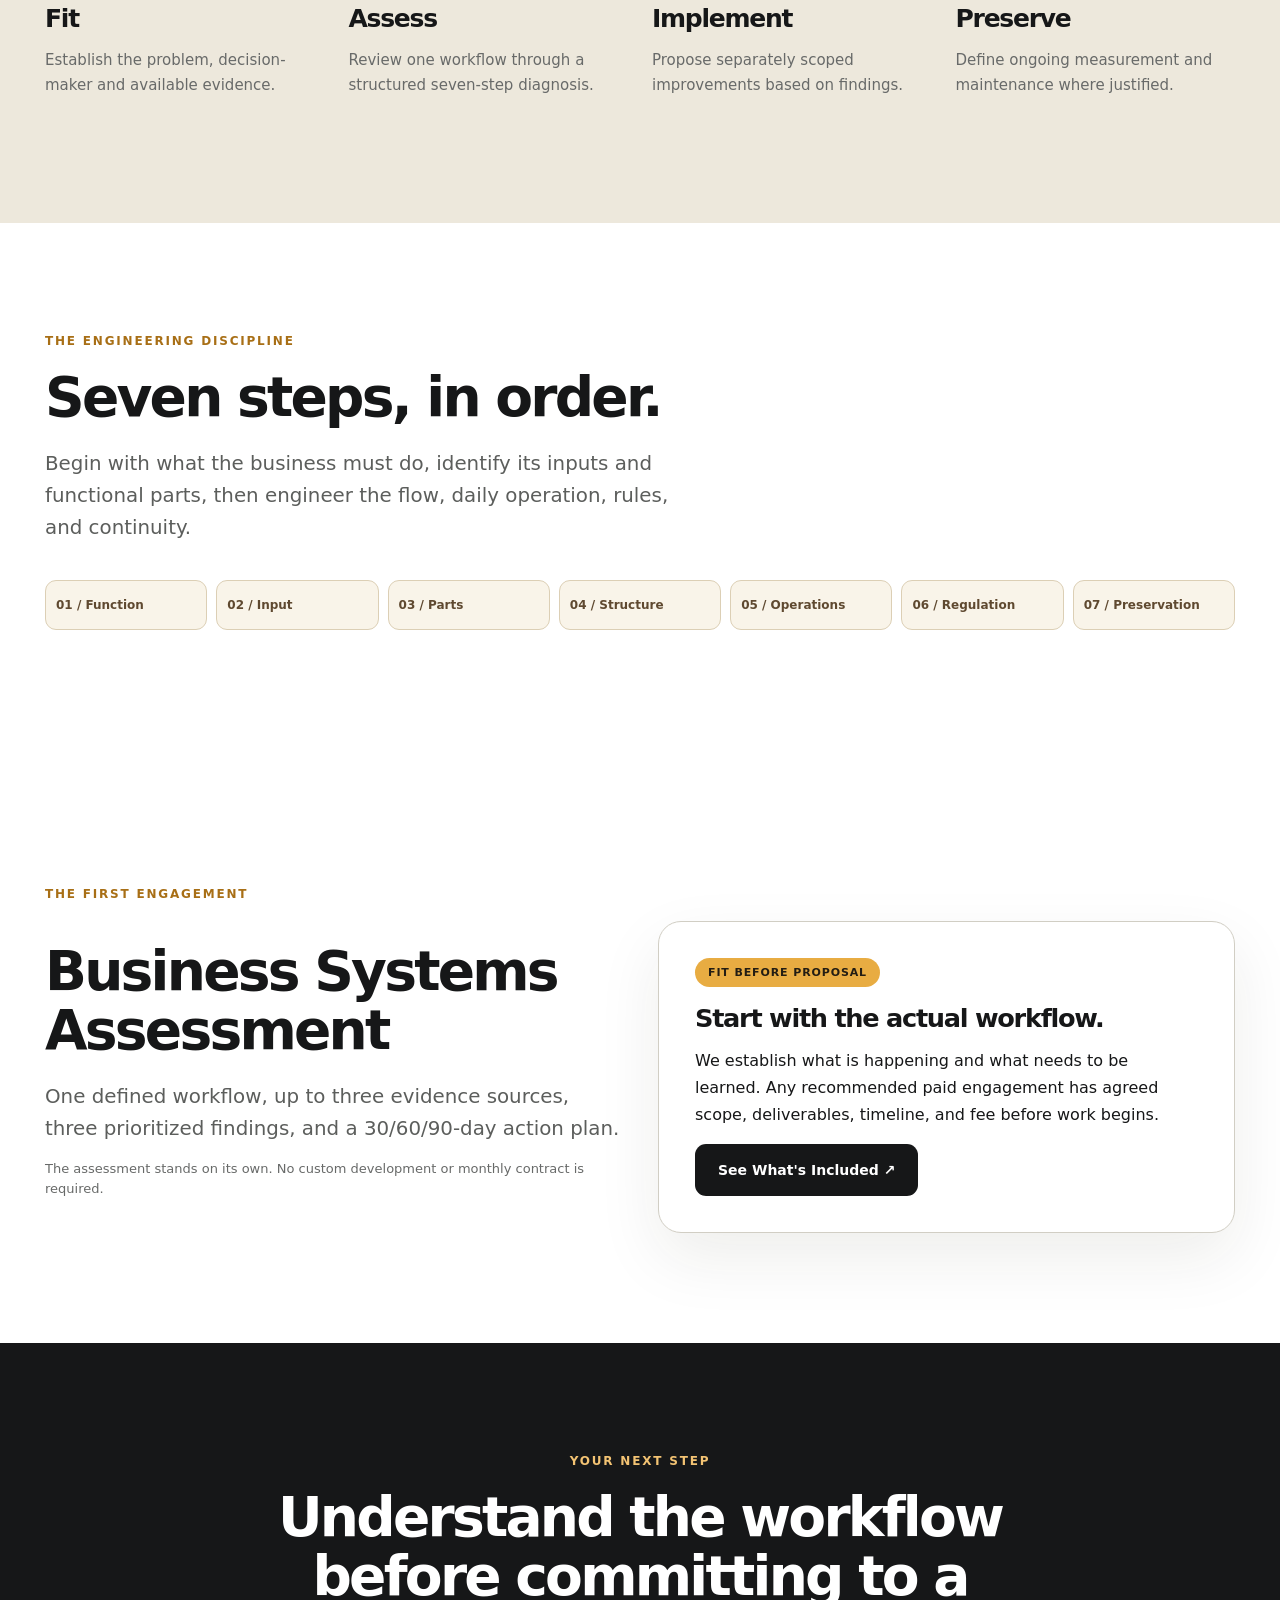
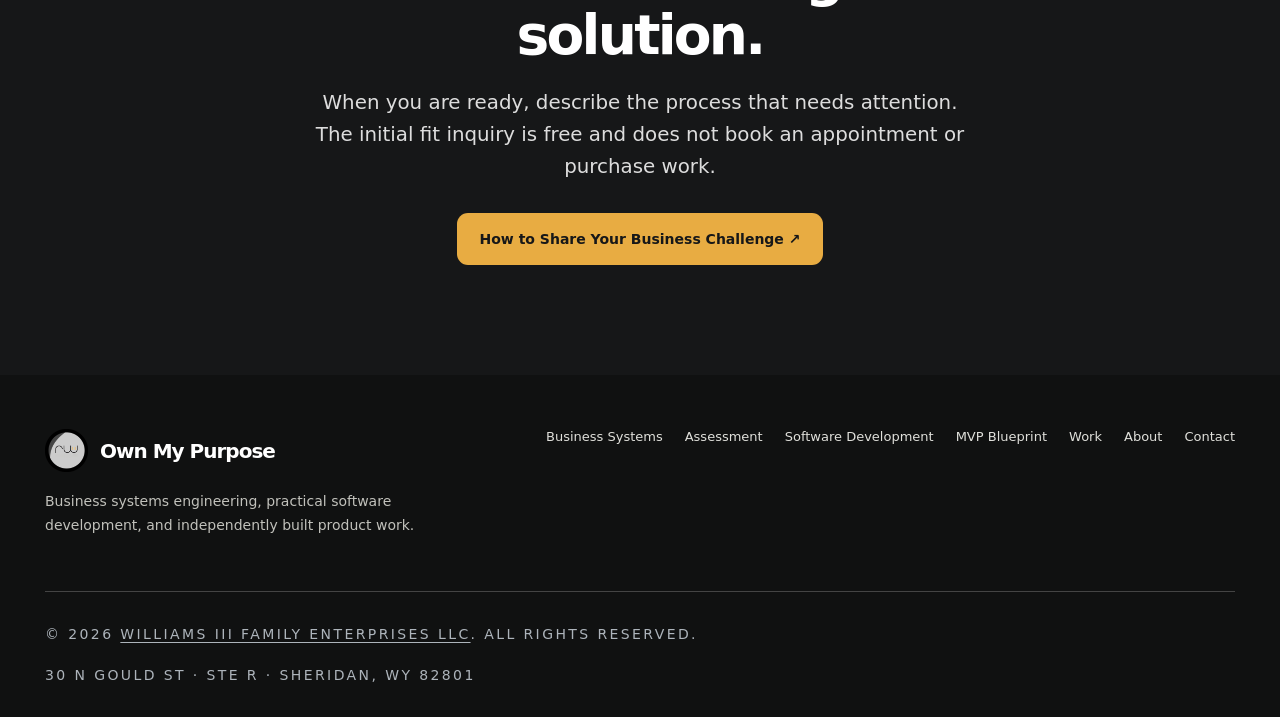
<file: business-systems/index.html>
<!doctype html><html lang="en"><head><meta charset="utf-8"><meta name="viewport" content="width=device-width,initial-scale=1"><title>Business Systems Engineering | Own My Purpose</title><meta name="description" content="Understand where business workflows lose time and consistency. Explore systems engineering, practical assessment, and purposeful improvement."><link rel="canonical" href="https://ownmypurpose.io/business-systems/"><link rel="stylesheet" href="/assets/site.css"><script defer src="/assets/site.js"></script><meta property="og:type" content="website"><meta property="og:title" content="Business Systems Engineering | Own My Purpose"><meta property="og:description" content="Understand where business workflows lose time and consistency. Explore systems engineering, practical assessment, and purposeful improvement."><meta property="og:url" content="https://ownmypurpose.io/business-systems/"><meta property="og:image" content="https://ownmypurpose.io/images/ownmypurpose-social-preview.png"><meta property="og:image:alt" content="Own My Purpose brand and product work preview"><meta name="twitter:card" content="summary_large_image"><meta name="theme-color" content="#161718"><link rel="icon" type="image/png" href="/images/ownmypurpose-favicon.png"><link rel="apple-touch-icon" href="/images/ownmypurpose-favicon.png"></head><body><a href="#main" class="skip">Skip to content</a><header class="site-header"><div class="wrap header-inner"><a href="/" class="brand" aria-label="Own My Purpose home"><img src="/images/rwiii logo.png" alt="" width="43" height="43">Own My Purpose</a><button type="button" class="menu-toggle" aria-controls="main-nav" aria-label="Open navigation" aria-expanded="false" data-menu-toggle>☰</button><nav class="nav-links" id="main-nav" data-nav aria-label="Main navigation"><span class="nav-current" aria-current="page">Business Systems</span><a href="/mvp-development/">Software Development</a><a href="/work/">Work</a><a href="/about/">About</a><a href="/start/">Contact</a></nav></div></header><main id="main"><section class="page-hero"><div class="wrap"><p class="eyebrow eyebrow--light">Business Systems Engineering · Atlanta, GA</p><h1>Your business is working. Is your system?</h1><p class="lead lead--light">I analyze where established businesses lose time, opportunities and operational consistency, then engineer practical improvements. Software is one option, not the starting point.</p><div class="actions"><a class="button button--gold" href="/assessment/">Understand the Assessment ↗</a><a class="button button--line" href="/work/">See Product Work ↗</a></div></div></section><section class="section section--white"><div class="wrap"><p class="eyebrow">What needs to change?</p><h2>Fix the process, not just the symptom.</h2><div class="grid-3" style="margin-top:30px"><article class="panel"><div class="num">01</div><h3>Customer conversion</h3><p>Lead response, estimates, follow-up, customer acquisition and retention.</p></article><article class="panel"><div class="num">02</div><h3>Operational workflow</h3><p>Scheduling, handoffs, job tracking, roles and accountability.</p></article><article class="panel"><div class="num">03</div><h3>Business visibility</h3><p>Reliable measures and decision rhythms that make performance understandable.</p></article></div></div></section><section class="section section--cream"><div class="wrap"><p class="eyebrow">How the work happens</p><h2>Diagnose. Engineer. Preserve.</h2><div class="steps" style="margin-top:30px"><div class="step"><span class="step-num">01</span><h3>Fit</h3><p>Establish the problem, decision-maker and available evidence.</p></div><div class="step"><span class="step-num">02</span><h3>Assess</h3><p>Review one workflow through a structured seven-step diagnosis.</p></div><div class="step"><span class="step-num">03</span><h3>Implement</h3><p>Propose separately scoped improvements based on findings.</p></div><div class="step"><span class="step-num">04</span><h3>Preserve</h3><p>Define ongoing measurement and maintenance where justified.</p></div></div></div></section><section class="section section--white"><div class="wrap"><p class="eyebrow">The engineering discipline</p><h2>Seven steps, in order.</h2><p class="lead">Begin with what the business must do, identify its inputs and functional parts, then engineer the flow, daily operation, rules, and continuity.</p><div class="system-steps"><span>01 / Function</span><span>02 / Input</span><span>03 / Parts</span><span>04 / Structure</span><span>05 / Operations</span><span>06 / Regulation</span><span>07 / Preservation</span></div></div></section><section class="section section--white"><div class="wrap"><p class="eyebrow">The first engagement</p><div class="offer-layout"><div><h2>Business Systems Assessment</h2><p class="lead">One defined workflow, up to three evidence sources, three prioritized findings, and a 30/60/90-day action plan.</p><p class="fine">The assessment stands on its own. No custom development or monthly contract is required.</p></div><div class="price-panel"><span class="offer-band">Fit before proposal</span><h3 style="margin-top:18px">Start with the actual workflow.</h3><p>We establish what is happening and what needs to be learned. Any recommended paid engagement has agreed scope, deliverables, timeline, and fee before work begins.</p><a class="button button--dark" href="/assessment/">See What's Included ↗</a></div></div></div></section><section class="final-cta"><div class="wrap"><p class="eyebrow eyebrow--light">Your next step</p><h2>Understand the workflow before committing to a solution.</h2><p class="lead lead--light">When you are ready, describe the process that needs attention. The initial fit inquiry is free and does not book an appointment or purchase work.</p><div class="actions"><a class="button button--gold" href="/start/#business-inquiry">How to Share Your Business Challenge ↗</a></div></div></section></main><footer class="footer"><div class="wrap"><div class="footer-top"><div><a href="/" class="brand" aria-label="Own My Purpose home"><img src="/images/rwiii logo.png" alt="" width="43" height="43">Own My Purpose</a><p>Business systems engineering, practical software development, and independently built product work.</p></div><nav class="footer-nav" aria-label="Footer navigation"><a href="/business-systems/">Business Systems</a><a href="/assessment/">Assessment</a><a href="/mvp-development/">Software Development</a><a href="/mvp-blueprint/">MVP Blueprint</a><a href="/work/">Work</a><a href="/about/">About</a><a href="/start/">Contact</a></nav></div><div class="footer-legal" aria-label="Company legal information"><p>© 2026 <a href="https://williamsiiifamily.com/" target="_blank" rel="noopener noreferrer">WILLIAMS III FAMILY ENTERPRISES LLC</a>. ALL RIGHTS RESERVED.</p><p>30 N GOULD ST · STE R · SHERIDAN, WY 82801</p></div></div></footer></body></html>
</file>
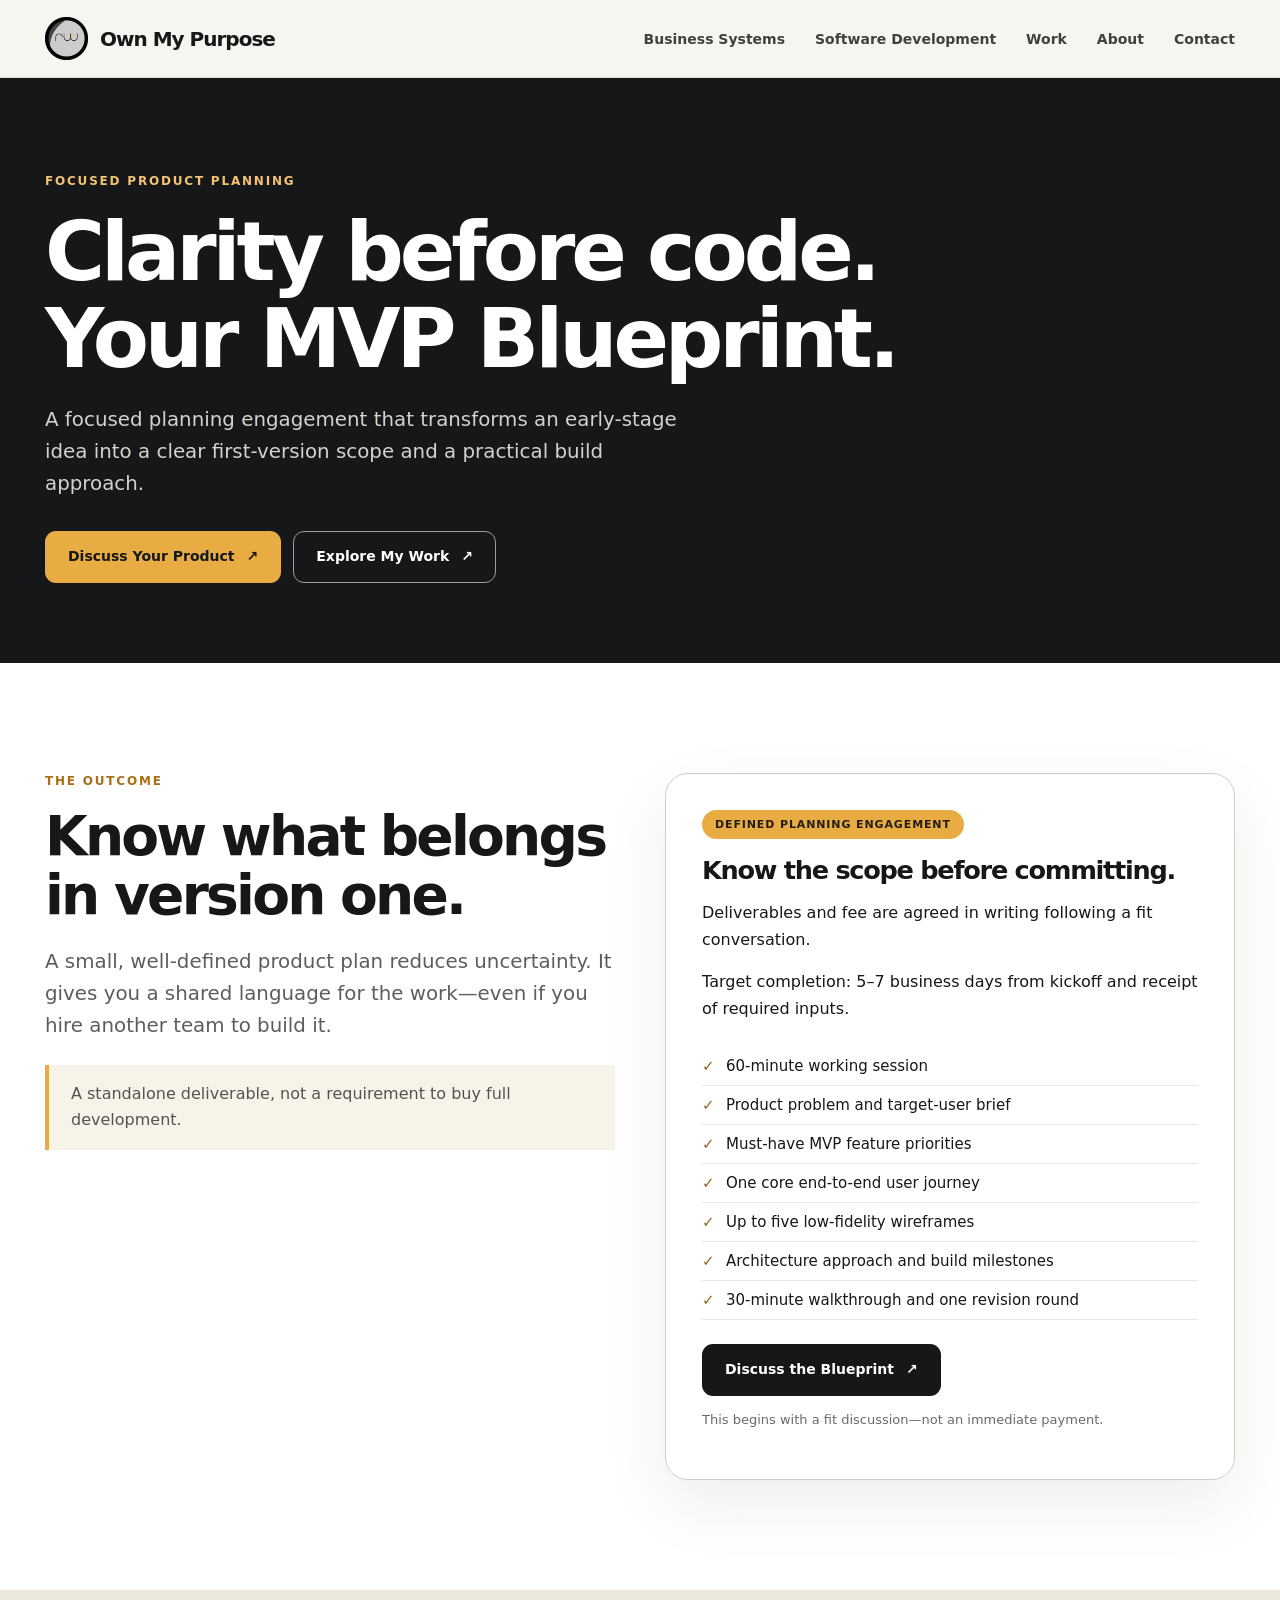
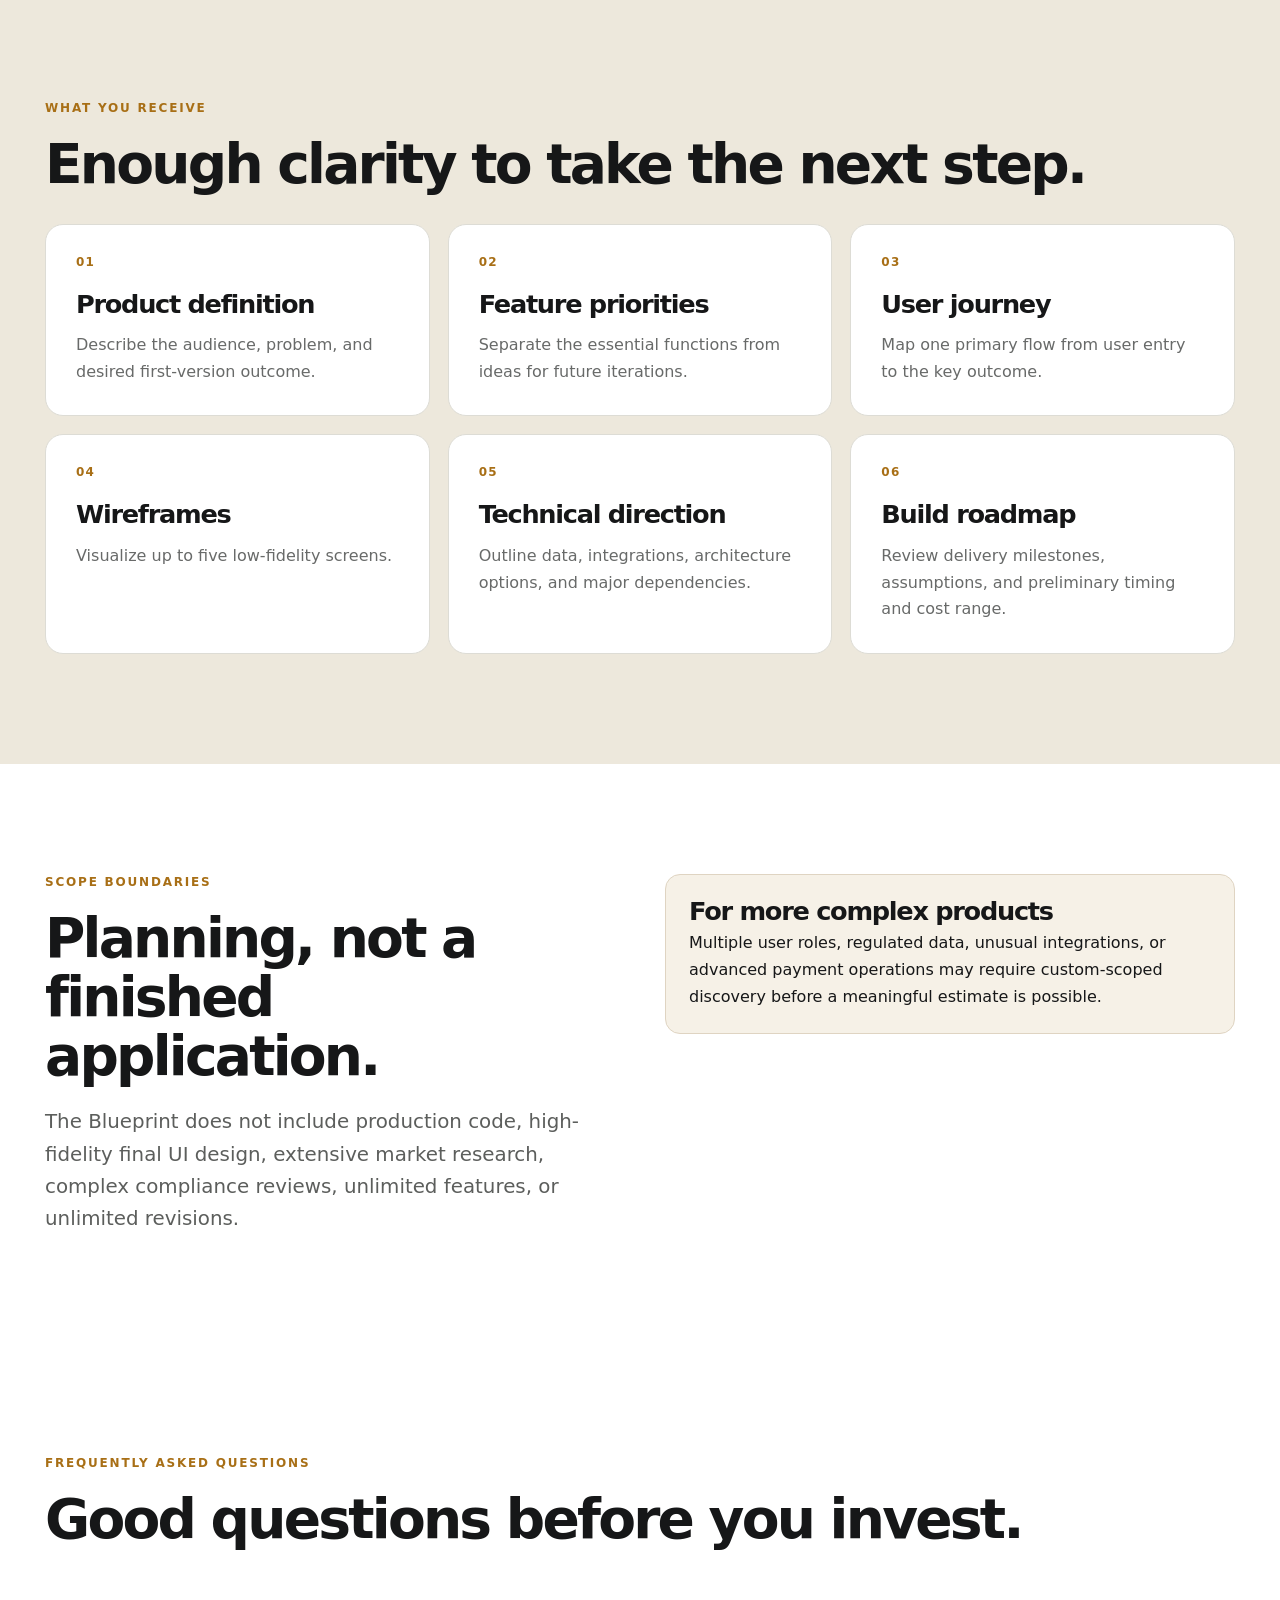
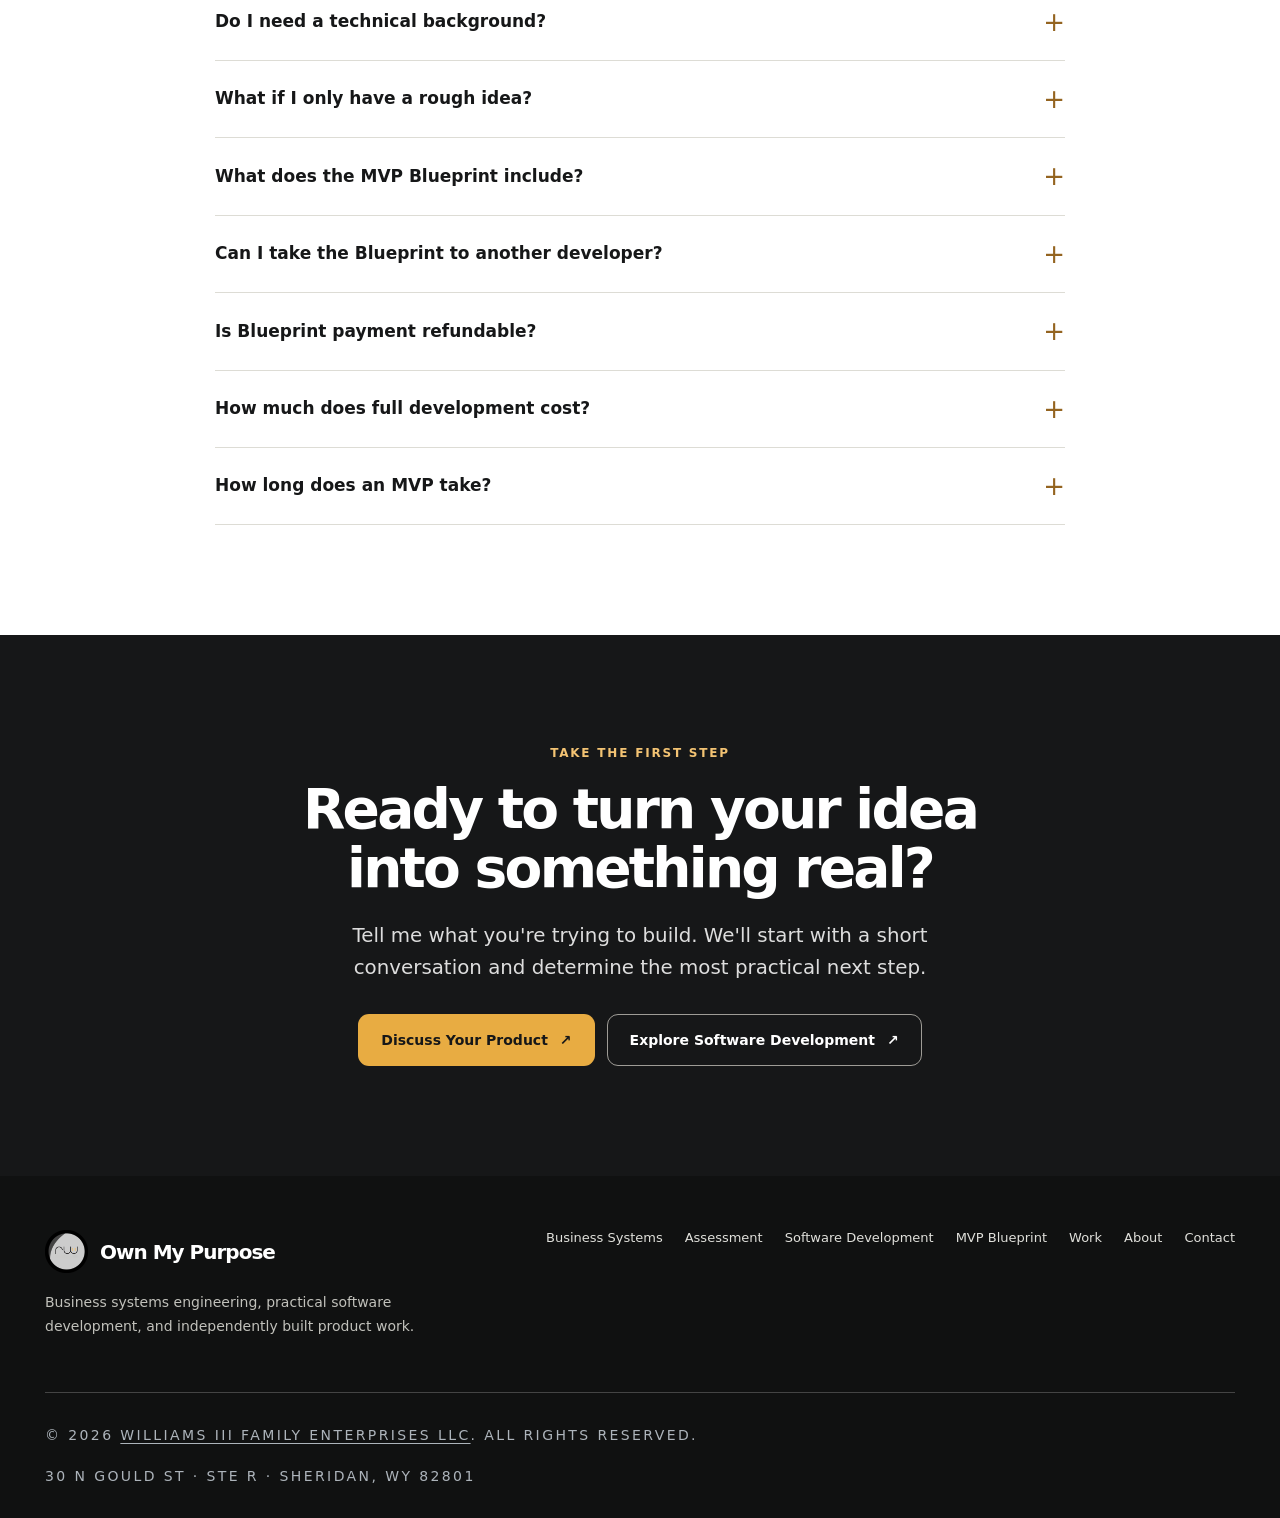
<file: mvp-blueprint/index.html>
<!doctype html>
<html lang="en"><head>
<meta charset="utf-8"><meta name="viewport" content="width=device-width, initial-scale=1">
<title>MVP Blueprint | Product Planning | Own My Purpose</title><meta name="description" content="A focused MVP Blueprint helps founders define priorities, user flows, wireframes, technical direction, and practical build milestones before development.">
<link rel="canonical" href="https://ownmypurpose.io/mvp-blueprint/">






<link rel="stylesheet" href="/assets/site.css"><script defer src="/assets/site.js"></script><meta property="og:type" content="website"><meta property="og:title" content="MVP Blueprint | Product Planning | Own My Purpose"><meta property="og:description" content="A focused MVP Blueprint helps founders define priorities, user flows, wireframes, technical direction, and practical build milestones before development."><meta property="og:url" content="https://ownmypurpose.io/mvp-blueprint/"><meta property="og:image" content="https://ownmypurpose.io/images/ownmypurpose-social-preview.png"><meta property="og:image:alt" content="Own My Purpose brand and product work preview"><meta name="twitter:card" content="summary_large_image"><meta name="theme-color" content="#161718"><link rel="icon" type="image/png" href="/images/ownmypurpose-favicon.png"><link rel="apple-touch-icon" href="/images/ownmypurpose-favicon.png"></head>
<body><a href="#main" class="skip">Skip to content</a>
<header class="site-header"><div class="wrap header-inner"><a href="/" class="brand" aria-label="Own My Purpose home"><img src="/images/rwiii logo.png" alt="" width="43" height="43">Own My Purpose</a><button type="button" class="menu-toggle" aria-controls="main-nav" aria-label="Open navigation" aria-expanded="false" data-menu-toggle>☰</button><nav class="nav-links" id="main-nav" data-nav aria-label="Main navigation"><a href="/business-systems/">Business Systems</a><a href="/mvp-development/">Software Development</a><a href="/work/">Work</a><a href="/about/">About</a><a href="/start/">Contact</a></nav></div></header><main id="main">
<section class="page-hero"><div class="wrap"><p class="eyebrow eyebrow--light">Focused product planning</p><h1>Clarity before code. Your MVP Blueprint.</h1><p class="lead lead--light">A focused planning engagement that transforms an early-stage idea into a clear first-version scope and a practical build approach.</p><div class="actions"><a class="button button--gold" href="/start/#product-inquiry" data-event="primary_cta_click">Discuss Your Product <span aria-hidden="true">↗</span></a><a class="button button--line" href="/work/">Explore My Work <span aria-hidden="true">↗</span></a></div></div></section>
<section class="section section--white"><div class="wrap split"><div><p class="eyebrow">The outcome</p><h2>Know what belongs in version one.</h2><p class="lead">A small, well-defined product plan reduces uncertainty. It gives you a shared language for the work—even if you hire another team to build it.</p><div class="callout"><p>A standalone deliverable, not a requirement to buy full development.</p></div></div><div class="price-panel"><span class="offer-band">Defined planning engagement</span><h3 style="margin-top:18px">Know the scope before committing.</h3><p>Deliverables and fee are agreed in writing following a fit conversation.</p><p>Target completion: 5–7 business days from kickoff and receipt of required inputs.</p><ul class="feature-list"><li>60-minute working session</li><li>Product problem and target-user brief</li><li>Must-have MVP feature priorities</li><li>One core end-to-end user journey</li><li>Up to five low-fidelity wireframes</li><li>Architecture approach and build milestones</li><li>30-minute walkthrough and one revision round</li></ul><a class="button button--dark" href="/start/#product-inquiry" data-event="blueprint_cta_click">Discuss the Blueprint <span aria-hidden="true">↗</span></a><p class="fine">This begins with a fit discussion—not an immediate payment.</p></div></div></section>
<section class="section section--cream"><div class="wrap"><p class="eyebrow">What you receive</p><h2>Enough clarity to take the next step.</h2><div class="grid-3" style="margin-top:30px"><article class="panel"><div class="num">01</div><h3>Product definition</h3><p>Describe the audience, problem, and desired first-version outcome.</p></article><article class="panel"><div class="num">02</div><h3>Feature priorities</h3><p>Separate the essential functions from ideas for future iterations.</p></article><article class="panel"><div class="num">03</div><h3>User journey</h3><p>Map one primary flow from user entry to the key outcome.</p></article><article class="panel"><div class="num">04</div><h3>Wireframes</h3><p>Visualize up to five low-fidelity screens.</p></article><article class="panel"><div class="num">05</div><h3>Technical direction</h3><p>Outline data, integrations, architecture options, and major dependencies.</p></article><article class="panel"><div class="num">06</div><h3>Build roadmap</h3><p>Review delivery milestones, assumptions, and preliminary timing and cost range.</p></article></div></div></section>
<section class="section section--white"><div class="wrap split"><div><p class="eyebrow">Scope boundaries</p><h2>Planning, not a finished application.</h2><p class="lead">The Blueprint does not include production code, high-fidelity final UI design, extensive market research, complex compliance reviews, unlimited features, or unlimited revisions.</p></div><aside class="note-card"><h3>For more complex products</h3><p>Multiple user roles, regulated data, unusual integrations, or advanced payment operations may require custom-scoped discovery before a meaningful estimate is possible.</p></aside></div></section>
<section class="section section--white" id="faq"><div class="wrap"><p class="eyebrow">Frequently asked questions</p><h2>Good questions before you invest.</h2><div class="faq-list"><details><summary>Do I need a technical background?</summary><p>No. The process is designed for founders who know the problem they want to solve, not necessarily how to build the software.</p></details><details><summary>What if I only have a rough idea?</summary><p>That's okay. A short fit conversation helps determine whether a focused planning engagement is useful or whether more business validation should happen first.</p></details><details><summary>What does the MVP Blueprint include?</summary><p>A defined product brief, first-version priorities, one core user journey, up to five low-fidelity wireframes, technical direction, build milestones, a preliminary estimate, and a delivery walkthrough with one consolidated revision round.</p></details><details><summary>Can I take the Blueprint to another developer?</summary><p>Yes—the intention is for the agreed planning deliverables to be independently useful. Specific ownership and licensing terms will be confirmed in the agreement before purchase.</p></details><details><summary>Is Blueprint payment refundable?</summary><p>Payment, cancellation, and refund terms are provided in the written agreement before you purchase. No automatic refund or guarantee is implied.</p></details><details><summary>How much does full development cost?</summary><p>Build cost is quoted against an agreed scope, complexity, integrations, timeline, and acceptance criteria. There is no responsible single fixed price for every MVP.</p></details><details><summary>How long does an MVP take?</summary><p>Development duration depends on scope. The Blueprint target is 5–7 business days after kickoff and complete inputs; custom development receives its own milestone schedule.</p></details></div></div></section><section class="final-cta"><div class="wrap"><p class="eyebrow eyebrow--light">Take the first step</p><h2>Ready to turn your idea into something real?</h2><p class="lead lead--light">Tell me what you're trying to build. We'll start with a short conversation and determine the most practical next step.</p><div class="actions"><a class="button button--gold" href="/start/#product-inquiry" data-event="primary_cta_click">Discuss Your Product <span aria-hidden="true">↗</span></a><a class="button button--line" href="/mvp-development/">Explore Software Development <span aria-hidden="true">↗</span></a></div></div></section></main><footer class="footer"><div class="wrap"><div class="footer-top"><div><a href="/" class="brand" aria-label="Own My Purpose home"><img src="/images/rwiii logo.png" alt="" width="43" height="43">Own My Purpose</a><p>Business systems engineering, practical software development, and independently built product work.</p></div><nav class="footer-nav" aria-label="Footer navigation"><a href="/business-systems/">Business Systems</a><a href="/assessment/">Assessment</a><a href="/mvp-development/">Software Development</a><a href="/mvp-blueprint/">MVP Blueprint</a><a href="/work/">Work</a><a href="/about/">About</a><a href="/start/">Contact</a></nav></div><div class="footer-legal" aria-label="Company legal information"><p>© 2026 <a href="https://williamsiiifamily.com/" target="_blank" rel="noopener noreferrer">WILLIAMS III FAMILY ENTERPRISES LLC</a>. ALL RIGHTS RESERVED.</p><p>30 N GOULD ST · STE R · SHERIDAN, WY 82801</p></div></div></footer></body></html>
</file>
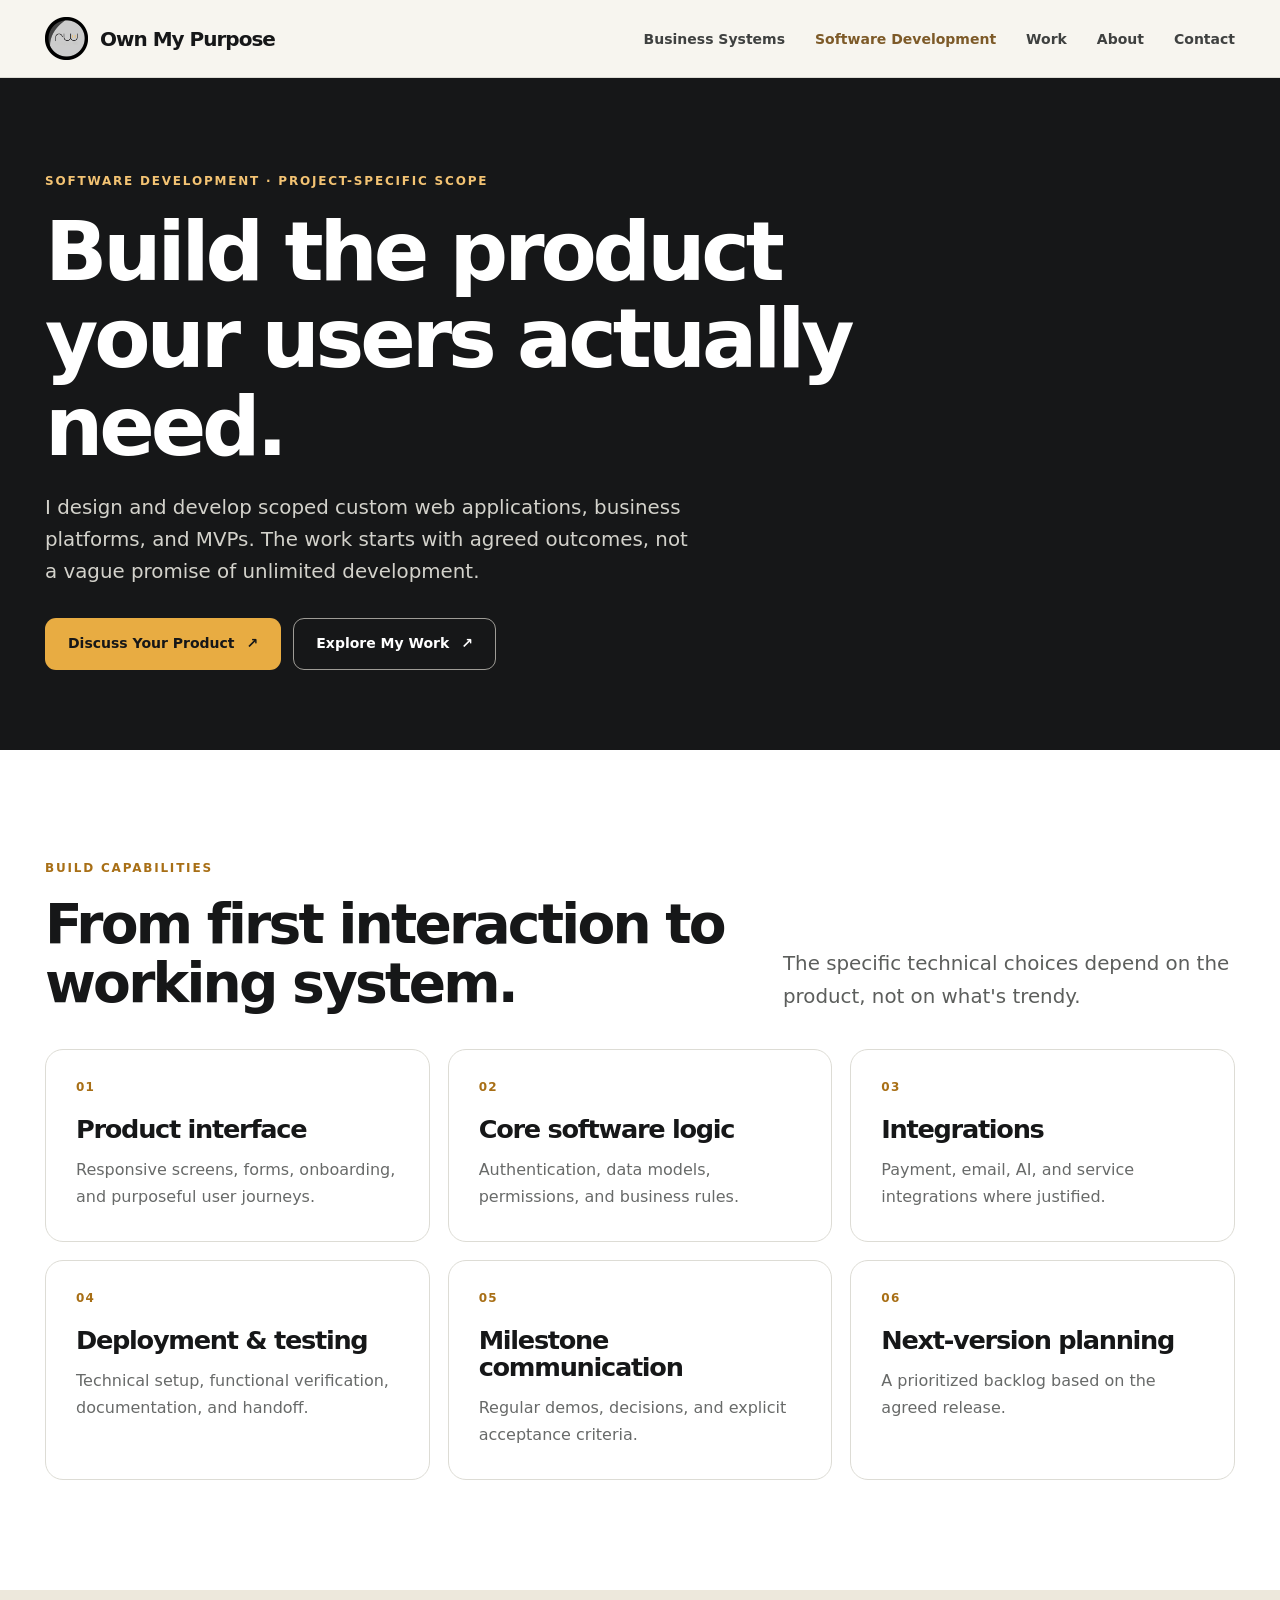
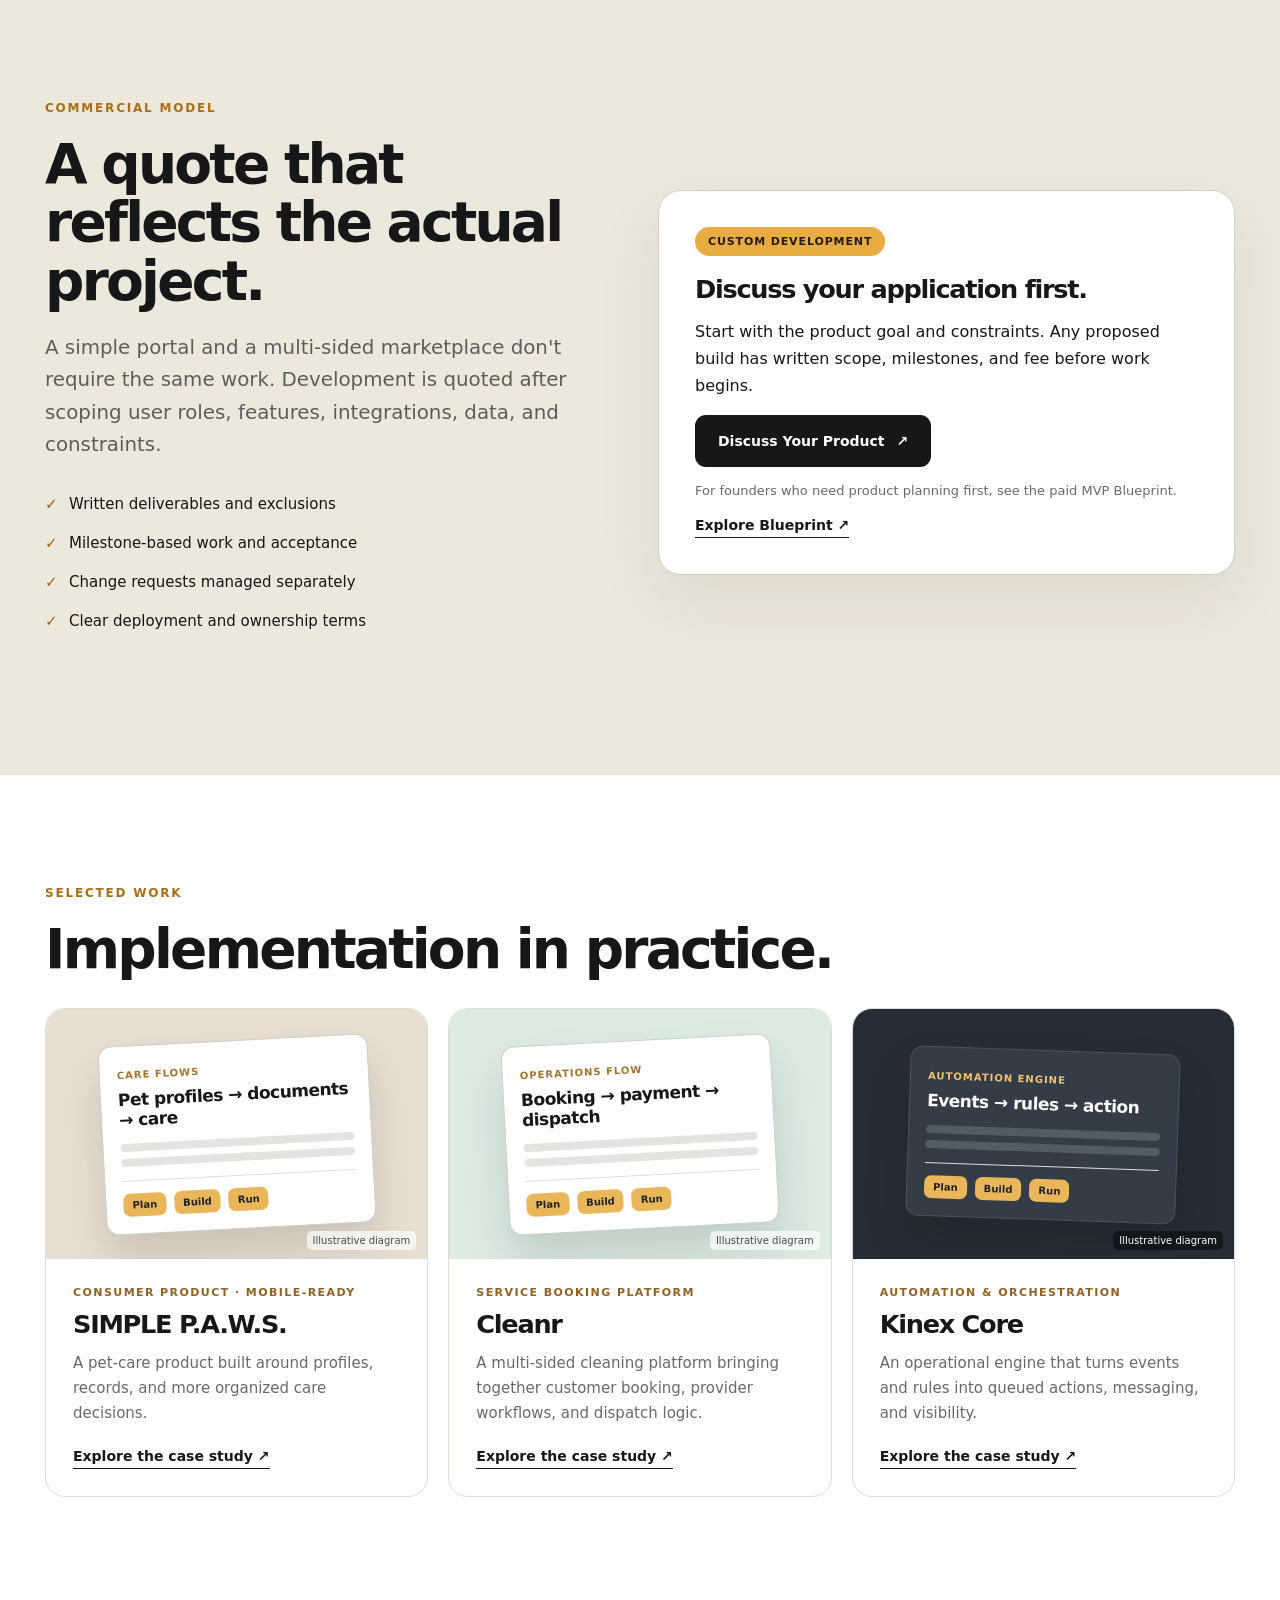
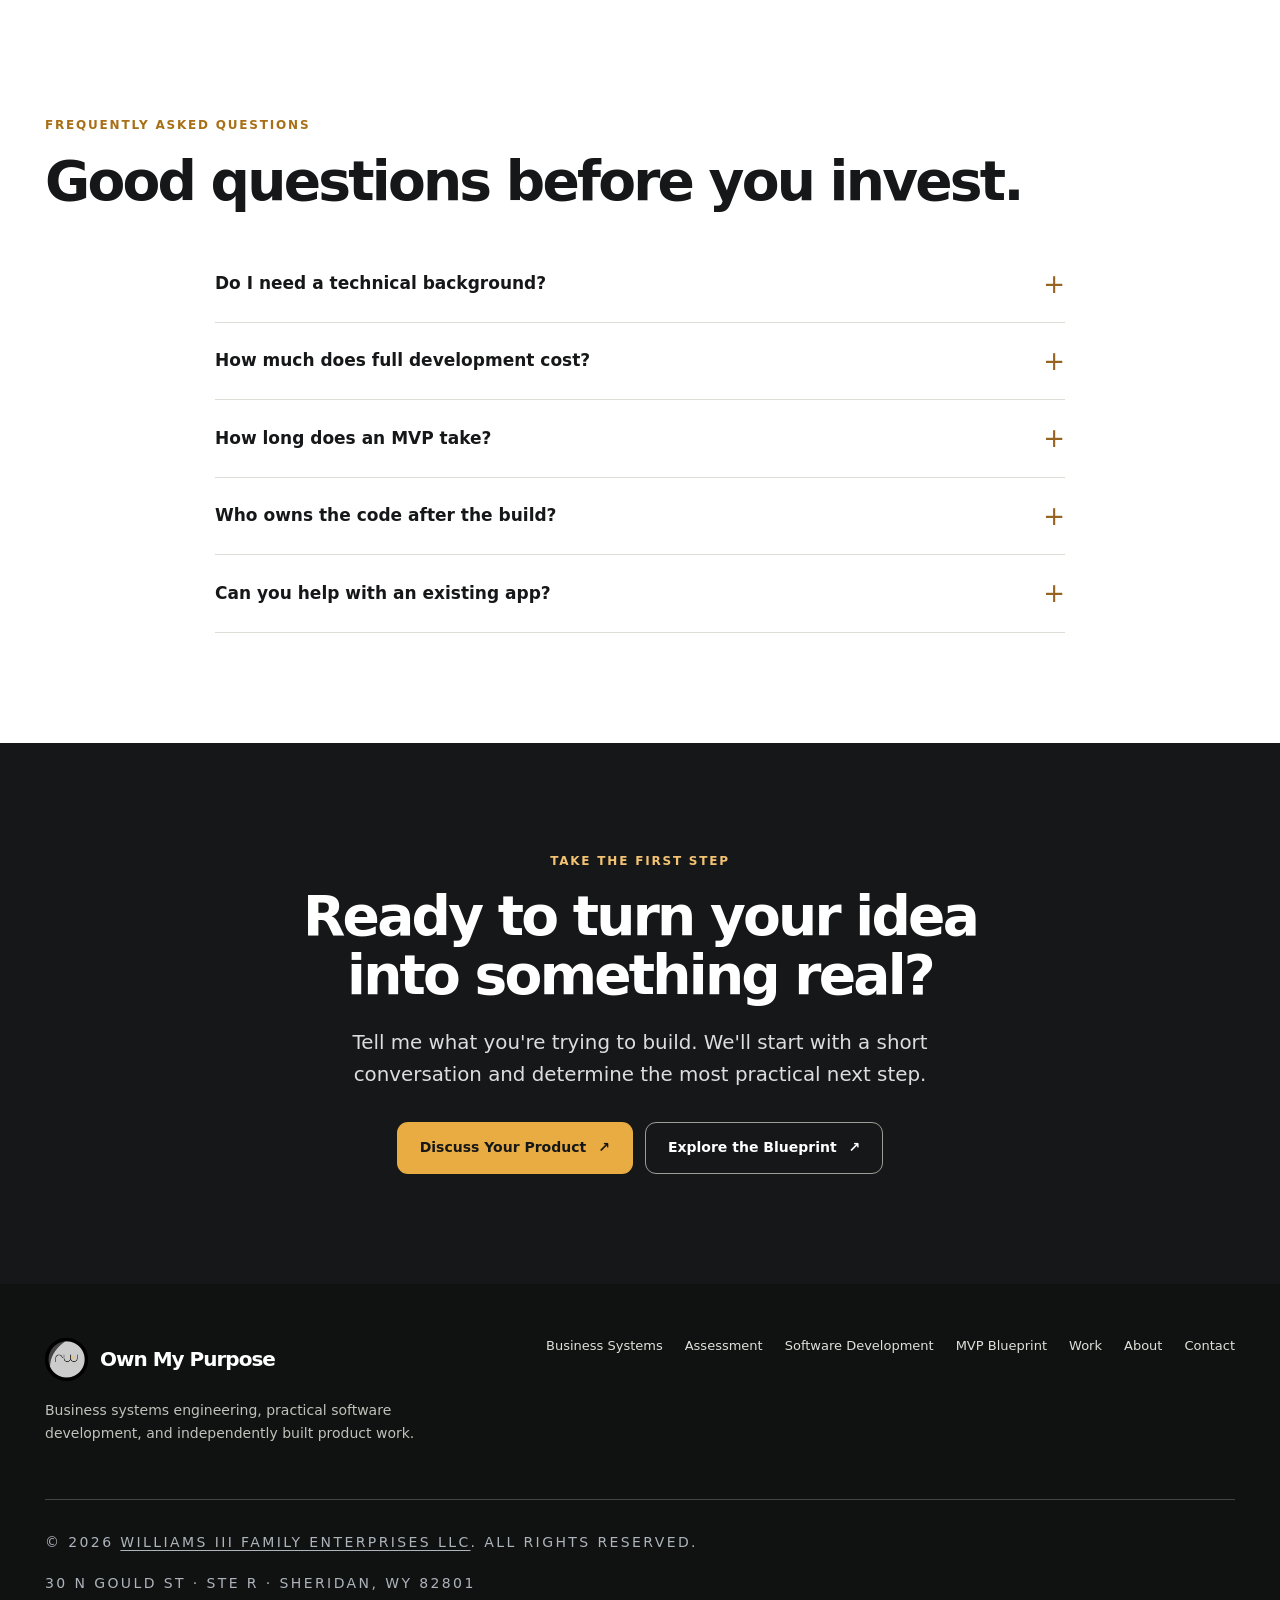
<file: mvp-development/index.html>
<!doctype html>
<html lang="en"><head>
<meta charset="utf-8"><meta name="viewport" content="width=device-width, initial-scale=1">
<title>Custom MVP and Web App Development | Own My Purpose</title><meta name="description" content="Custom MVP development for nontechnical founders, including frontend, backend, integrations, testing, deployment, and clear project milestones.">
<link rel="canonical" href="https://ownmypurpose.io/mvp-development/">






<link rel="stylesheet" href="/assets/site.css"><script defer src="/assets/site.js"></script><meta property="og:type" content="website"><meta property="og:title" content="Custom MVP and Web App Development | Own My Purpose"><meta property="og:description" content="Custom MVP development for nontechnical founders, including frontend, backend, integrations, testing, deployment, and clear project milestones."><meta property="og:url" content="https://ownmypurpose.io/mvp-development/"><meta property="og:image" content="https://ownmypurpose.io/images/ownmypurpose-social-preview.png"><meta property="og:image:alt" content="Own My Purpose brand and product work preview"><meta name="twitter:card" content="summary_large_image"><meta name="theme-color" content="#161718"><link rel="icon" type="image/png" href="/images/ownmypurpose-favicon.png"><link rel="apple-touch-icon" href="/images/ownmypurpose-favicon.png"></head>
<body><a href="#main" class="skip">Skip to content</a>
<header class="site-header"><div class="wrap header-inner"><a href="/" class="brand" aria-label="Own My Purpose home"><img src="/images/rwiii logo.png" alt="" width="43" height="43">Own My Purpose</a><button type="button" class="menu-toggle" aria-controls="main-nav" aria-label="Open navigation" aria-expanded="false" data-menu-toggle>☰</button><nav class="nav-links" id="main-nav" data-nav aria-label="Main navigation"><a href="/business-systems/">Business Systems</a><span class="nav-current" aria-current="page">Software Development</span><a href="/work/">Work</a><a href="/about/">About</a><a href="/start/">Contact</a></nav></div></header><main id="main">
<section class="page-hero"><div class="wrap"><p class="eyebrow eyebrow--light">Software Development · project-specific scope</p><h1>Build the product your users actually need.</h1><p class="lead lead--light">I design and develop scoped custom web applications, business platforms, and MVPs. The work starts with agreed outcomes, not a vague promise of unlimited development.</p><div class="actions"><a class="button button--gold" href="/start/#product-inquiry" data-event="primary_cta_click">Discuss Your Product <span aria-hidden="true">↗</span></a><a class="button button--line" href="/work/">Explore My Work <span aria-hidden="true">↗</span></a></div></div></section>
<section class="section section--white"><div class="wrap"><div class="section-head"><div><p class="eyebrow">Build capabilities</p><h2>From first interaction to working system.</h2></div><p class="lead">The specific technical choices depend on the product, not on what's trendy.</p></div><div class="grid-3"><article class="panel"><div class="num">01</div><h3>Product interface</h3><p>Responsive screens, forms, onboarding, and purposeful user journeys.</p></article><article class="panel"><div class="num">02</div><h3>Core software logic</h3><p>Authentication, data models, permissions, and business rules.</p></article><article class="panel"><div class="num">03</div><h3>Integrations</h3><p>Payment, email, AI, and service integrations where justified.</p></article><article class="panel"><div class="num">04</div><h3>Deployment & testing</h3><p>Technical setup, functional verification, documentation, and handoff.</p></article><article class="panel"><div class="num">05</div><h3>Milestone communication</h3><p>Regular demos, decisions, and explicit acceptance criteria.</p></article><article class="panel"><div class="num">06</div><h3>Next-version planning</h3><p>A prioritized backlog based on the agreed release.</p></article></div></div></section>
<section class="section section--cream"><div class="wrap offer-layout"><div><p class="eyebrow">Commercial model</p><h2>A quote that reflects the actual project.</h2><p class="lead">A simple portal and a multi-sided marketplace don't require the same work. Development is quoted after scoping user roles, features, integrations, data, and constraints.</p><ul class="feature-list"><li>Written deliverables and exclusions</li><li>Milestone-based work and acceptance</li><li>Change requests managed separately</li><li>Clear deployment and ownership terms</li></ul></div><div class="price-panel"><span class="offer-band">Custom development</span><h3 style="margin-top:20px">Discuss your application first.</h3><p>Start with the product goal and constraints. Any proposed build has written scope, milestones, and fee before work begins.</p><a class="button button--dark" href="/start/#product-inquiry" data-event="primary_cta_click">Discuss Your Product <span aria-hidden="true">↗</span></a><p class="fine">For founders who need product planning first, see the paid MVP Blueprint.</p><a class="text-link" href="/mvp-blueprint/">Explore Blueprint ↗</a></div></div></section>
<section class="section section--white"><div class="wrap"><p class="eyebrow">Selected work</p><h2>Implementation in practice.</h2><div class="work-grid" style="margin-top:30px"><article class="work-card"><div class="work-visual work-visual--paws"><div class="ui-sample" aria-hidden="true"><span class="mini-eyebrow">Care flows</span><div class="mini-title">Pet profiles → documents → care</div><div class="mini-line"></div><div class="mini-line"></div><div class="mini-row"><span class="mini-tag">Plan</span><span class="mini-tag">Build</span><span class="mini-tag">Run</span></div></div><span class="visual-disclaimer">Illustrative diagram</span></div><div class="work-body"><span class="work-type">Consumer product · mobile-ready</span><h3>SIMPLE P.A.W.S.</h3><p>A pet-care product built around profiles, records, and more organized care decisions.</p><a class="text-link" href="/work/simple-paws/" data-event="portfolio_case_study_open">Explore the case study ↗</a></div></article><article class="work-card"><div class="work-visual work-visual--cleanr"><div class="ui-sample" aria-hidden="true"><span class="mini-eyebrow">Operations flow</span><div class="mini-title">Booking → payment → dispatch</div><div class="mini-line"></div><div class="mini-line"></div><div class="mini-row"><span class="mini-tag">Plan</span><span class="mini-tag">Build</span><span class="mini-tag">Run</span></div></div><span class="visual-disclaimer">Illustrative diagram</span></div><div class="work-body"><span class="work-type">Service booking platform</span><h3>Cleanr</h3><p>A multi-sided cleaning platform bringing together customer booking, provider workflows, and dispatch logic.</p><a class="text-link" href="/work/cleanr/" data-event="portfolio_case_study_open">Explore the case study ↗</a></div></article><article class="work-card"><div class="work-visual work-visual--kinex"><div class="ui-sample ui-sample--dark" aria-hidden="true"><span class="mini-eyebrow">Automation engine</span><div class="mini-title">Events → rules → action</div><div class="mini-line"></div><div class="mini-line"></div><div class="mini-row"><span class="mini-tag">Plan</span><span class="mini-tag">Build</span><span class="mini-tag">Run</span></div></div><span class="visual-disclaimer">Illustrative diagram</span></div><div class="work-body"><span class="work-type">Automation & orchestration</span><h3>Kinex Core</h3><p>An operational engine that turns events and rules into queued actions, messaging, and visibility.</p><a class="text-link" href="/work/kinex-core/" data-event="portfolio_case_study_open">Explore the case study ↗</a></div></article></div></div></section>
<section class="section section--white" id="faq"><div class="wrap"><p class="eyebrow">Frequently asked questions</p><h2>Good questions before you invest.</h2><div class="faq-list"><details><summary>Do I need a technical background?</summary><p>No. The process is designed for founders who know the problem they want to solve, not necessarily how to build the software.</p></details><details><summary>How much does full development cost?</summary><p>Build cost is quoted against an agreed scope, complexity, integrations, timeline, and acceptance criteria. There is no responsible single fixed price for every MVP.</p></details><details><summary>How long does an MVP take?</summary><p>Development duration depends on scope. The Blueprint target is 5–7 business days after kickoff and complete inputs; custom development receives its own milestone schedule.</p></details><details><summary>Who owns the code after the build?</summary><p>Source code, third-party accounts, intellectual property, and deployment handoff are covered in the written development agreement. There is no blanket ownership promise before those terms are agreed.</p></details><details><summary>Can you help with an existing app?</summary><p>Potentially. If you already have an unfinished app or no-code prototype, share its current state during the fit conversation so the right next step can be recommended.</p></details></div></div></section><section class="final-cta"><div class="wrap"><p class="eyebrow eyebrow--light">Take the first step</p><h2>Ready to turn your idea into something real?</h2><p class="lead lead--light">Tell me what you're trying to build. We'll start with a short conversation and determine the most practical next step.</p><div class="actions"><a class="button button--gold" href="/start/#product-inquiry" data-event="primary_cta_click">Discuss Your Product <span aria-hidden="true">↗</span></a><a class="button button--line" href="/mvp-blueprint/" data-event="blueprint_cta_click">Explore the Blueprint <span aria-hidden="true">↗</span></a></div></div></section></main><footer class="footer"><div class="wrap"><div class="footer-top"><div><a href="/" class="brand" aria-label="Own My Purpose home"><img src="/images/rwiii logo.png" alt="" width="43" height="43">Own My Purpose</a><p>Business systems engineering, practical software development, and independently built product work.</p></div><nav class="footer-nav" aria-label="Footer navigation"><a href="/business-systems/">Business Systems</a><a href="/assessment/">Assessment</a><a href="/mvp-development/">Software Development</a><a href="/mvp-blueprint/">MVP Blueprint</a><a href="/work/">Work</a><a href="/about/">About</a><a href="/start/">Contact</a></nav></div><div class="footer-legal" aria-label="Company legal information"><p>© 2026 <a href="https://williamsiiifamily.com/" target="_blank" rel="noopener noreferrer">WILLIAMS III FAMILY ENTERPRISES LLC</a>. ALL RIGHTS RESERVED.</p><p>30 N GOULD ST · STE R · SHERIDAN, WY 82801</p></div></div></footer></body></html>
</file>
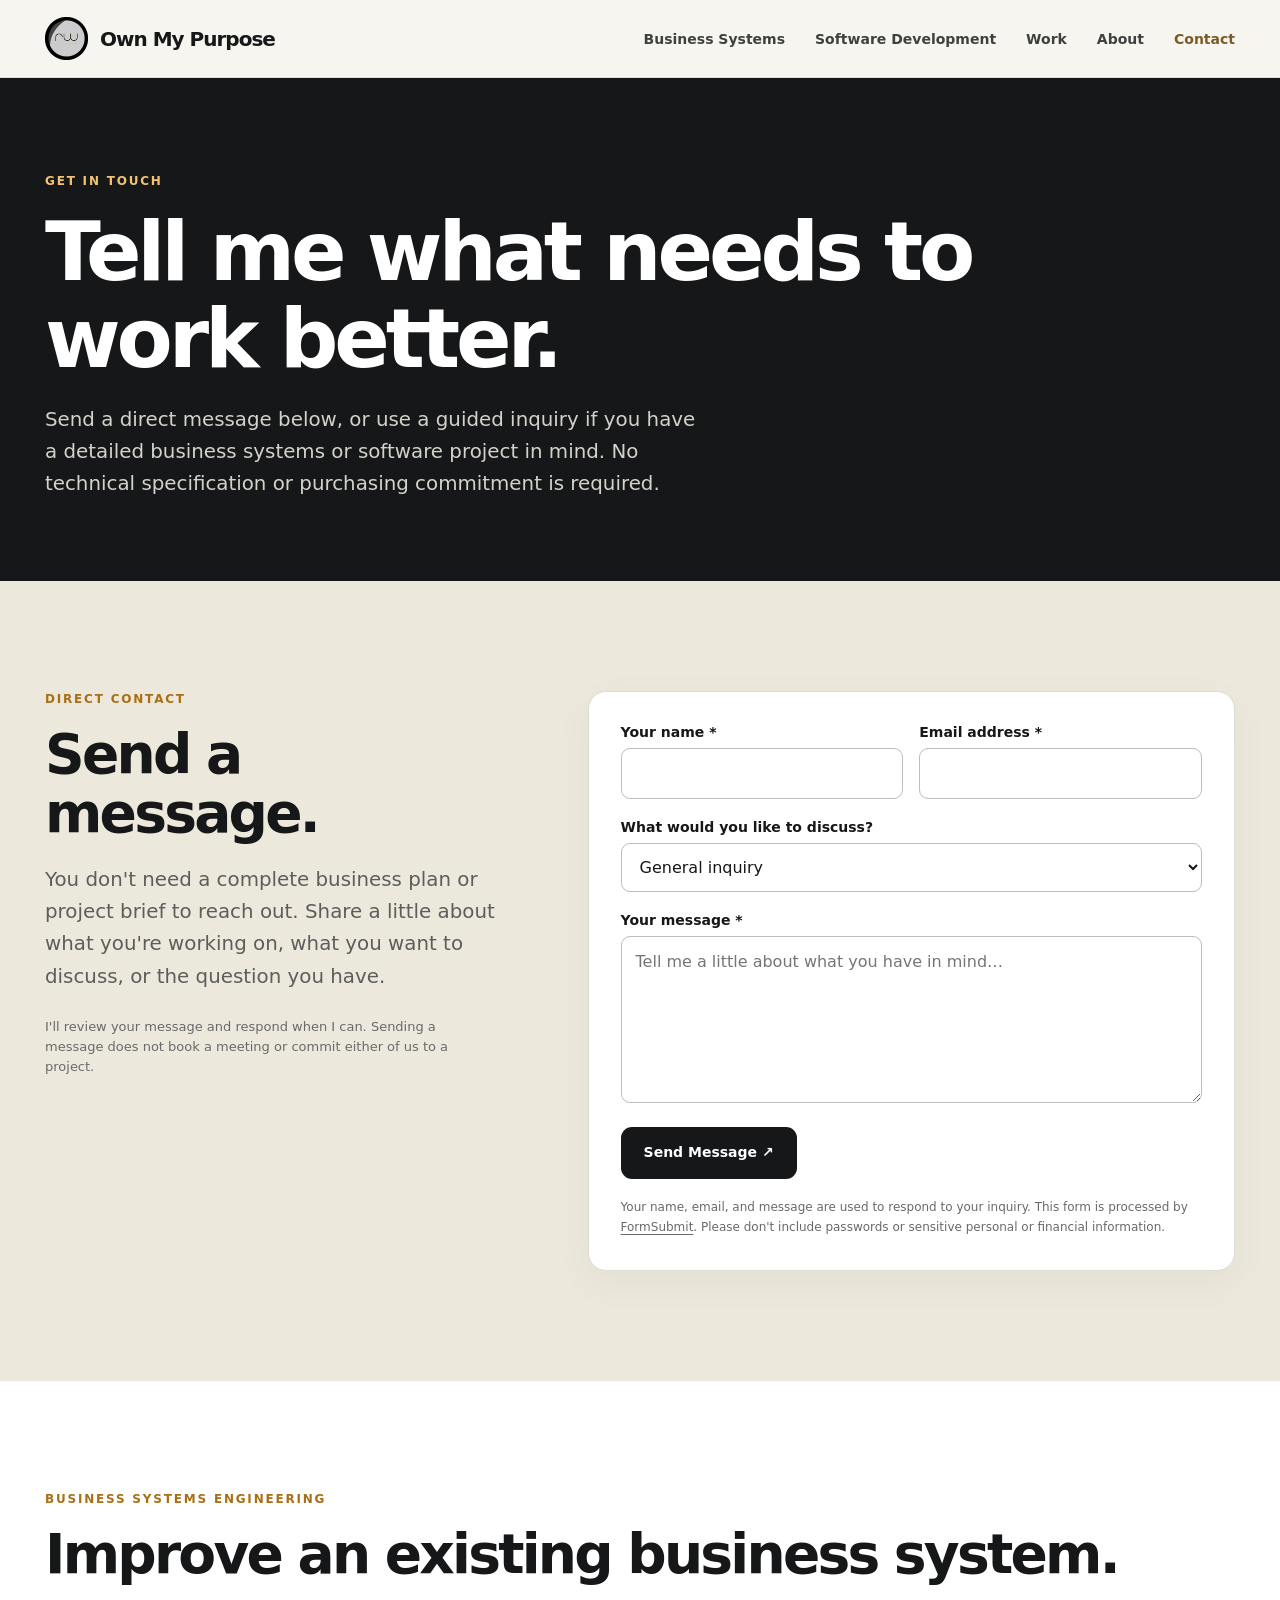
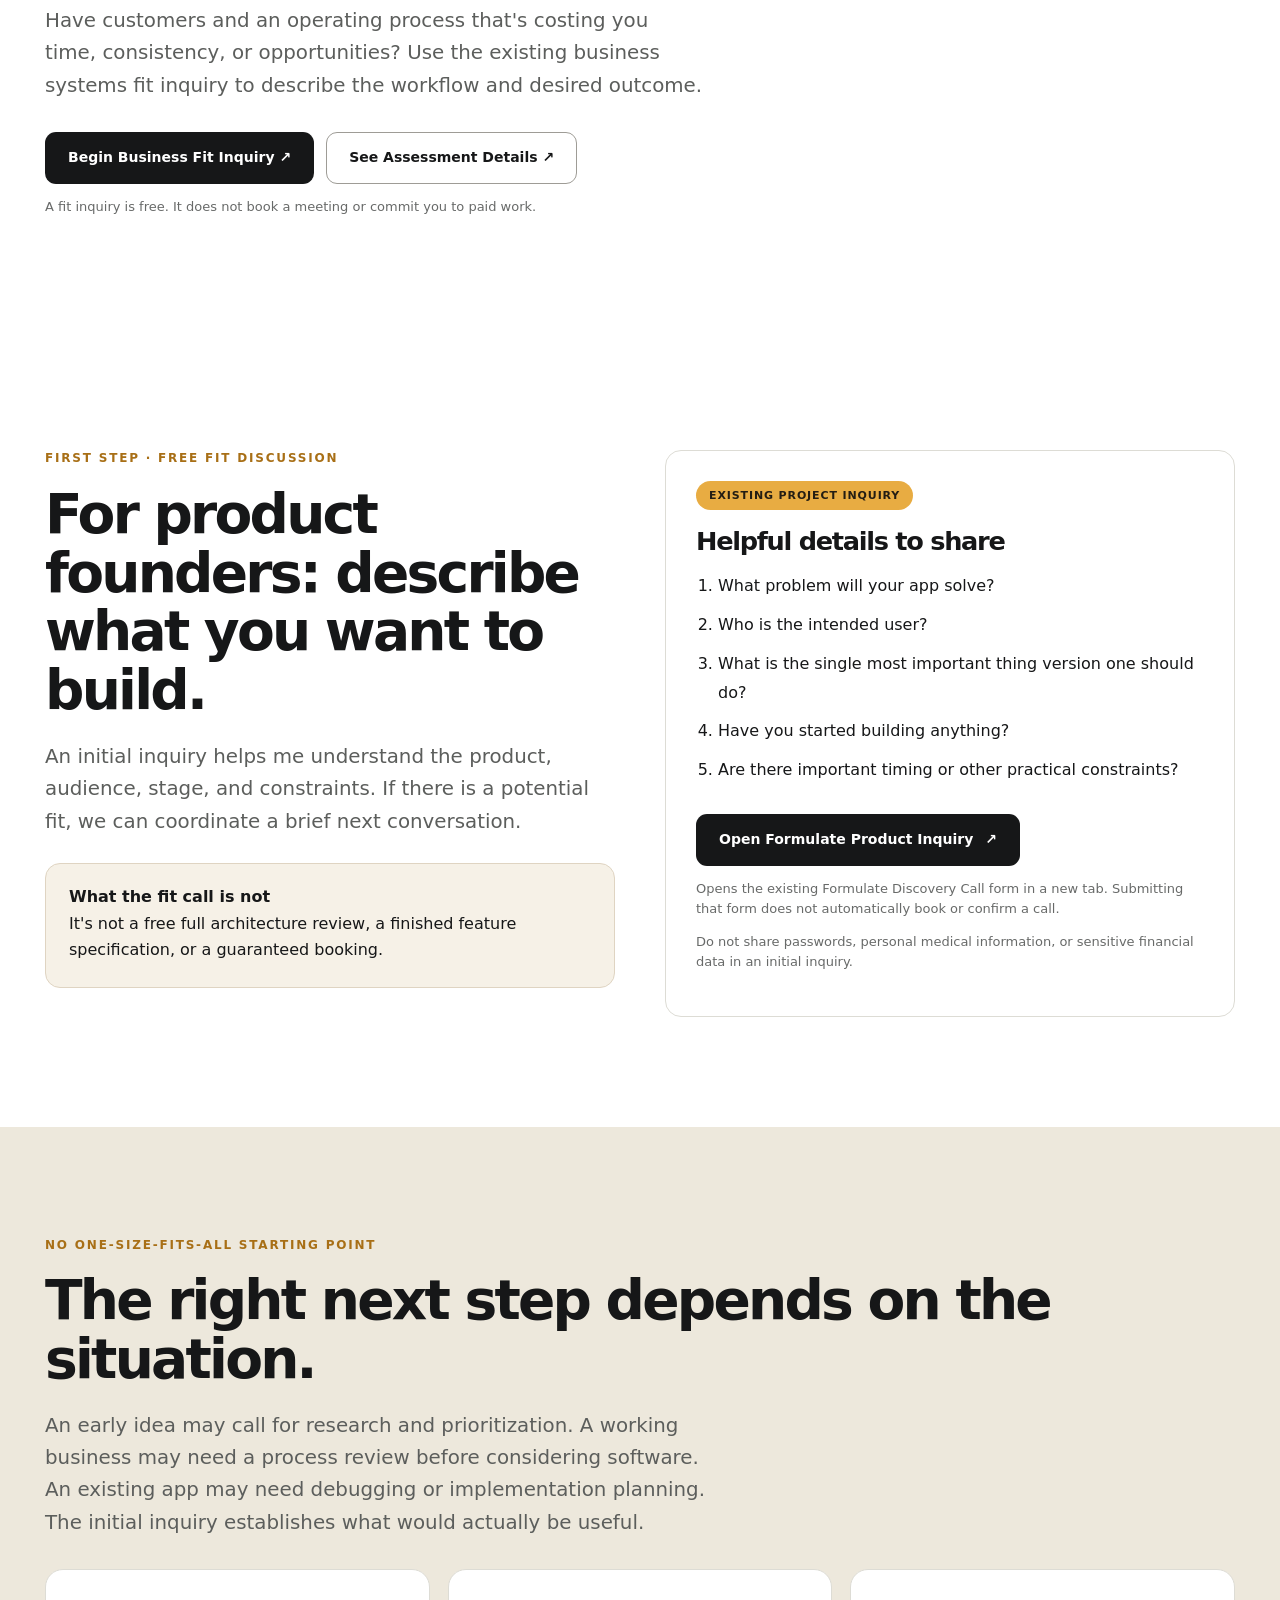
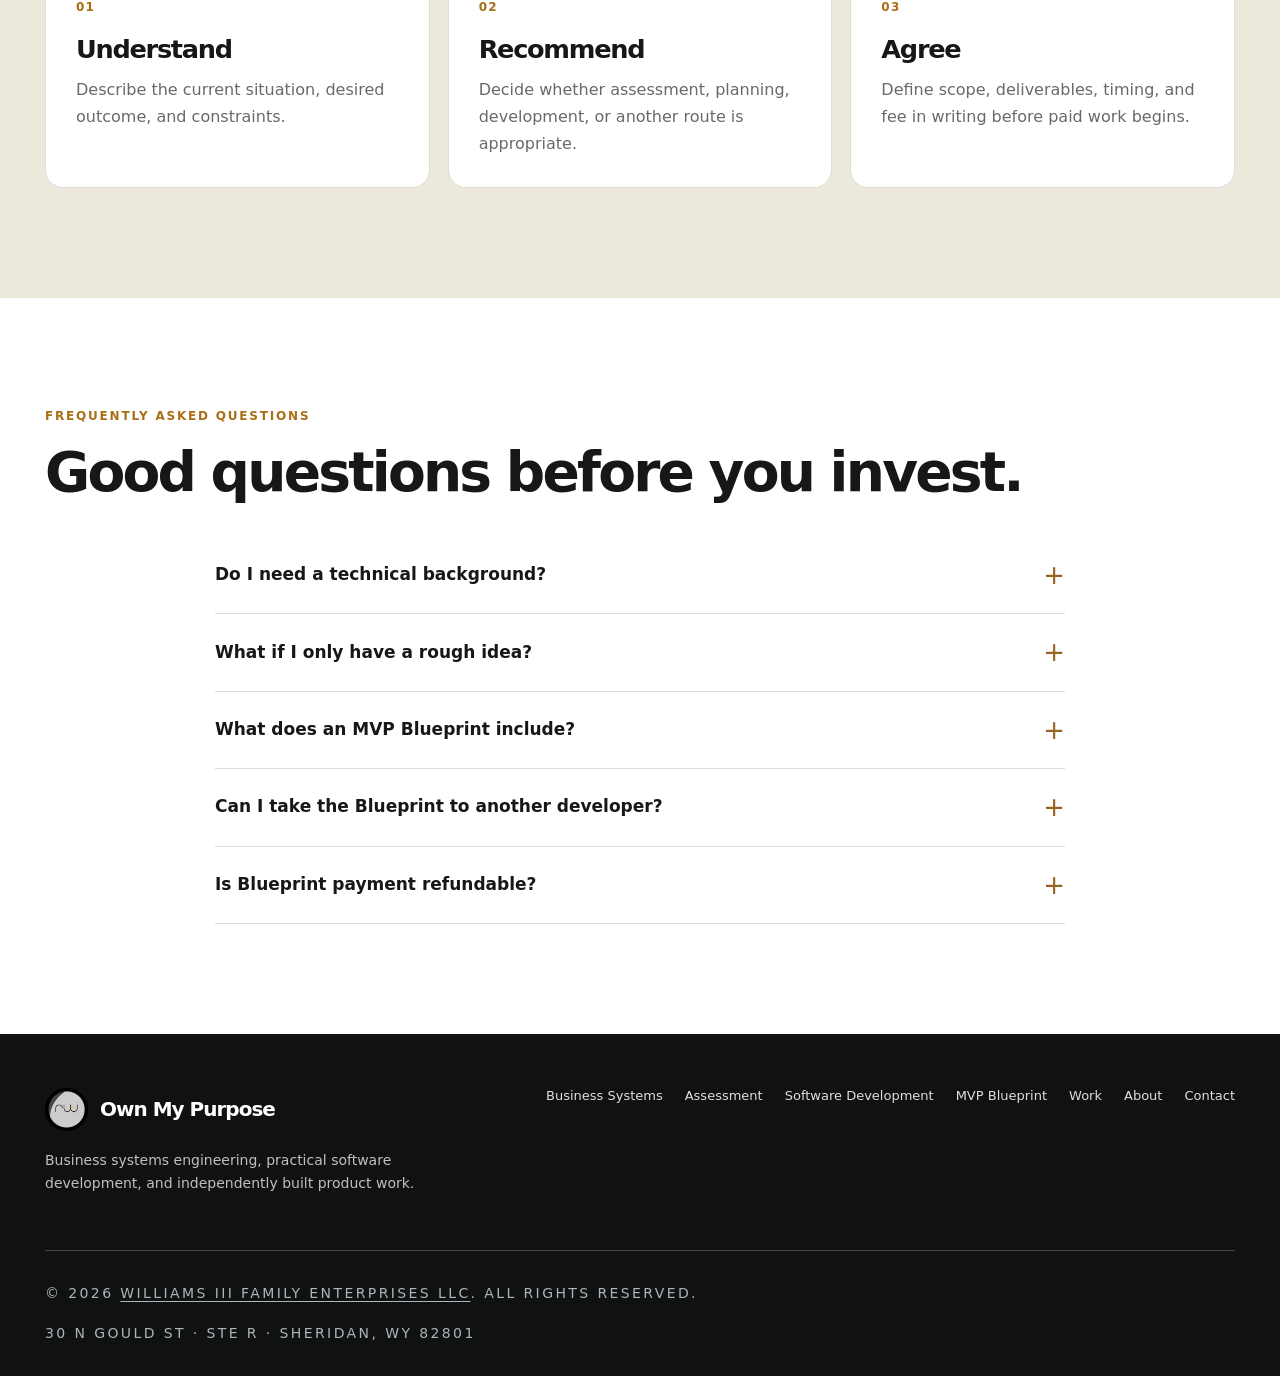
<file: start/index.html>
<!doctype html>
<html lang="en"><head>
<meta charset="utf-8"><meta name="viewport" content="width=device-width, initial-scale=1">
<title>Contact | Own My Purpose</title><meta name="description" content="Contact Own My Purpose directly about business systems, software projects, collaborations, or general questions.">
<link rel="canonical" href="https://ownmypurpose.io/start/">






<link rel="stylesheet" href="/assets/site.css"><script defer src="/assets/site.js"></script><meta property="og:type" content="website"><meta property="og:title" content="Contact | Own My Purpose"><meta property="og:description" content="Contact Own My Purpose directly about business systems, software projects, collaborations, or general questions."><meta property="og:url" content="https://ownmypurpose.io/start/"><meta property="og:image" content="https://ownmypurpose.io/images/ownmypurpose-social-preview.png"><meta property="og:image:alt" content="Own My Purpose brand and product work preview"><meta name="twitter:card" content="summary_large_image"><meta name="theme-color" content="#161718"><link rel="icon" type="image/png" href="/images/ownmypurpose-favicon.png"><link rel="apple-touch-icon" href="/images/ownmypurpose-favicon.png"></head>
<body><a href="#main" class="skip">Skip to content</a>
<header class="site-header"><div class="wrap header-inner"><a href="/" class="brand" aria-label="Own My Purpose home"><img src="/images/rwiii logo.png" alt="" width="43" height="43">Own My Purpose</a><button type="button" class="menu-toggle" aria-controls="main-nav" aria-label="Open navigation" aria-expanded="false" data-menu-toggle>☰</button><nav class="nav-links" id="main-nav" data-nav aria-label="Main navigation"><a href="/business-systems/">Business Systems</a><a href="/mvp-development/">Software Development</a><a href="/work/">Work</a><a href="/about/">About</a><span class="nav-current" aria-current="page">Contact</span></nav></div></header><main id="main">
<section class="page-hero"><div class="wrap"><p class="eyebrow eyebrow--light">Get in touch</p><h1>Tell me what needs to work better.</h1><p class="lead lead--light">Send a direct message below, or use a guided inquiry if you have a detailed business systems or software project in mind. No technical specification or purchasing commitment is required.</p></div></section>
<section class="section section--cream" id="direct-contact">
  <div class="wrap direct-contact-layout">
    <div class="direct-contact-intro">
      <p class="eyebrow">Direct contact</p>
      <h2>Send a message.</h2>
      <p class="lead">You don't need a complete business plan or project brief to reach out. Share a little about what you're working on, what you want to discuss, or the question you have.</p>
      <p class="fine">I'll review your message and respond when I can. Sending a message does not book a meeting or commit either of us to a project.</p>
    </div>
    <form class="direct-contact-form" action="https://formsubmit.co/rwiiivgm@gmail.com" method="POST" accept-charset="UTF-8" aria-label="Contact Own My Purpose">
      <input type="hidden" name="_subject" value="New message from OwnMyPurpose.io">
      <input type="hidden" name="_url" value="https://www.ownmypurpose.io/start/">
      <input type="text" name="_honey" class="contact-honeypot" tabindex="-1" autocomplete="off" aria-hidden="true">
      <div class="contact-form-grid">
        <div class="contact-field">
          <label for="contact-name">Your name <span aria-hidden="true">*</span></label>
          <input id="contact-name" name="name" type="text" autocomplete="name" maxlength="120" required>
        </div>
        <div class="contact-field">
          <label for="contact-email">Email address <span aria-hidden="true">*</span></label>
          <input id="contact-email" name="email" type="email" autocomplete="email" maxlength="254" required>
        </div>
        <div class="contact-field contact-field--full">
          <label for="contact-topic">What would you like to discuss?</label>
          <select id="contact-topic" name="topic">
            <option value="General inquiry">General inquiry</option>
            <option value="Business systems">Business systems</option>
            <option value="Software or app development">Software or app development</option>
            <option value="Collaboration or partnership">Collaboration or partnership</option>
            <option value="Something else">Something else</option>
          </select>
        </div>
        <div class="contact-field contact-field--full">
          <label for="contact-message">Your message <span aria-hidden="true">*</span></label>
          <textarea id="contact-message" name="message" rows="6" maxlength="5000" placeholder="Tell me a little about what you have in mind…" required></textarea>
        </div>
      </div>
      <button class="button button--dark" type="submit">Send Message ↗</button>
      <p class="contact-privacy">Your name, email, and message are used to respond to your inquiry. This form is processed by <a href="https://formsubmit.co/" target="_blank" rel="noopener noreferrer">FormSubmit</a>. Please don't include passwords or sensitive personal or financial information.</p>
    </form>
  </div>
</section>
<section class="section section--white" id="business-inquiry"><div class="wrap"><p class="eyebrow">Business Systems Engineering</p><h2>Improve an existing business system.</h2><p class="lead">Have customers and an operating process that's costing you time, consistency, or opportunities? Use the existing business systems fit inquiry to describe the workflow and desired outcome.</p><div class="actions"><a class="button button--dark" href="https://www.formulateforms.com/f/own-my-purpose/business-systems-fit" target="_blank" rel="noopener noreferrer" data-event="business_intake_open">Begin Business Fit Inquiry ↗</a><a class="button button--line" href="/assessment/">See Assessment Details ↗</a></div><p class="fine">A fit inquiry is free. It does not book a meeting or commit you to paid work.</p></div></section><section class="section section--white" id="product-inquiry"><div class="wrap split"><div><p class="eyebrow">First step · free fit discussion</p><h2>For product founders: describe what you want to build.</h2><p class="lead">An initial inquiry helps me understand the product, audience, stage, and constraints. If there is a potential fit, we can coordinate a brief next conversation.</p><div class="note-card" style="margin-top:25px"><strong>What the fit call is not</strong><p>It's not a free full architecture review, a finished feature specification, or a guaranteed booking.</p></div></div><div class="form-guide"><span class="offer-band">Existing project inquiry</span><h3 style="margin-top:18px">Helpful details to share</h3><ol><li>What problem will your app solve?</li><li>Who is the intended user?</li><li>What is the single most important thing version one should do?</li><li>Have you started building anything?</li><li>Are there important timing or other practical constraints?</li></ol><a class="button button--dark" href="https://www.formulateforms.com/f/own-my-purpose/discovery-call" target="_blank" rel="noopener noreferrer" data-event="project_brief_started">Open Formulate Product Inquiry <span aria-hidden="true">↗</span></a><p class="fine">Opens the existing Formulate Discovery Call form in a new tab. Submitting that form does not automatically book or confirm a call.</p><p class="fine">Do not share passwords, personal medical information, or sensitive financial data in an initial inquiry.</p></div></div></section>
<section class="section section--cream"><div class="wrap"><p class="eyebrow">No one-size-fits-all starting point</p><h2>The right next step depends on the situation.</h2><p class="lead">An early idea may call for research and prioritization. A working business may need a process review before considering software. An existing app may need debugging or implementation planning. The initial inquiry establishes what would actually be useful.</p><div class="grid-3" style="margin-top:30px"><article class="panel"><div class="num">01</div><h3>Understand</h3><p>Describe the current situation, desired outcome, and constraints.</p></article><article class="panel"><div class="num">02</div><h3>Recommend</h3><p>Decide whether assessment, planning, development, or another route is appropriate.</p></article><article class="panel"><div class="num">03</div><h3>Agree</h3><p>Define scope, deliverables, timing, and fee in writing before paid work begins.</p></article></div></div></section><section class="section section--white" id="faq"><div class="wrap"><p class="eyebrow">Frequently asked questions</p><h2>Good questions before you invest.</h2><div class="faq-list"><details><summary>Do I need a technical background?</summary><p>No. The process is designed for founders who know the problem they want to solve, not necessarily how to build the software.</p></details><details><summary>What if I only have a rough idea?</summary><p>That's okay. A short fit conversation helps determine whether a focused planning engagement is useful or whether more business validation should happen first.</p></details><details><summary>What does an MVP Blueprint include?</summary><p>A defined product brief, first-version priorities, one core user journey, up to five low-fidelity wireframes, technical direction, build milestones, a preliminary estimate, and a delivery walkthrough with one consolidated revision round.</p></details><details><summary>Can I take the Blueprint to another developer?</summary><p>Yes—the intention is for the agreed planning deliverables to be independently useful. Specific ownership and licensing terms will be confirmed in the agreement before purchase.</p></details><details><summary>Is Blueprint payment refundable?</summary><p>Payment, cancellation, and refund terms are provided in the written agreement before you purchase. No automatic refund or guarantee is implied.</p></details></div></div></section></main><footer class="footer"><div class="wrap"><div class="footer-top"><div><a href="/" class="brand" aria-label="Own My Purpose home"><img src="/images/rwiii logo.png" alt="" width="43" height="43">Own My Purpose</a><p>Business systems engineering, practical software development, and independently built product work.</p></div><nav class="footer-nav" aria-label="Footer navigation"><a href="/business-systems/">Business Systems</a><a href="/assessment/">Assessment</a><a href="/mvp-development/">Software Development</a><a href="/mvp-blueprint/">MVP Blueprint</a><a href="/work/">Work</a><a href="/about/">About</a><a href="/start/">Contact</a></nav></div><div class="footer-legal" aria-label="Company legal information"><p>© 2026 <a href="https://williamsiiifamily.com/" target="_blank" rel="noopener noreferrer">WILLIAMS III FAMILY ENTERPRISES LLC</a>. ALL RIGHTS RESERVED.</p><p>30 N GOULD ST · STE R · SHERIDAN, WY 82801</p></div></div></footer></body></html>
</file>
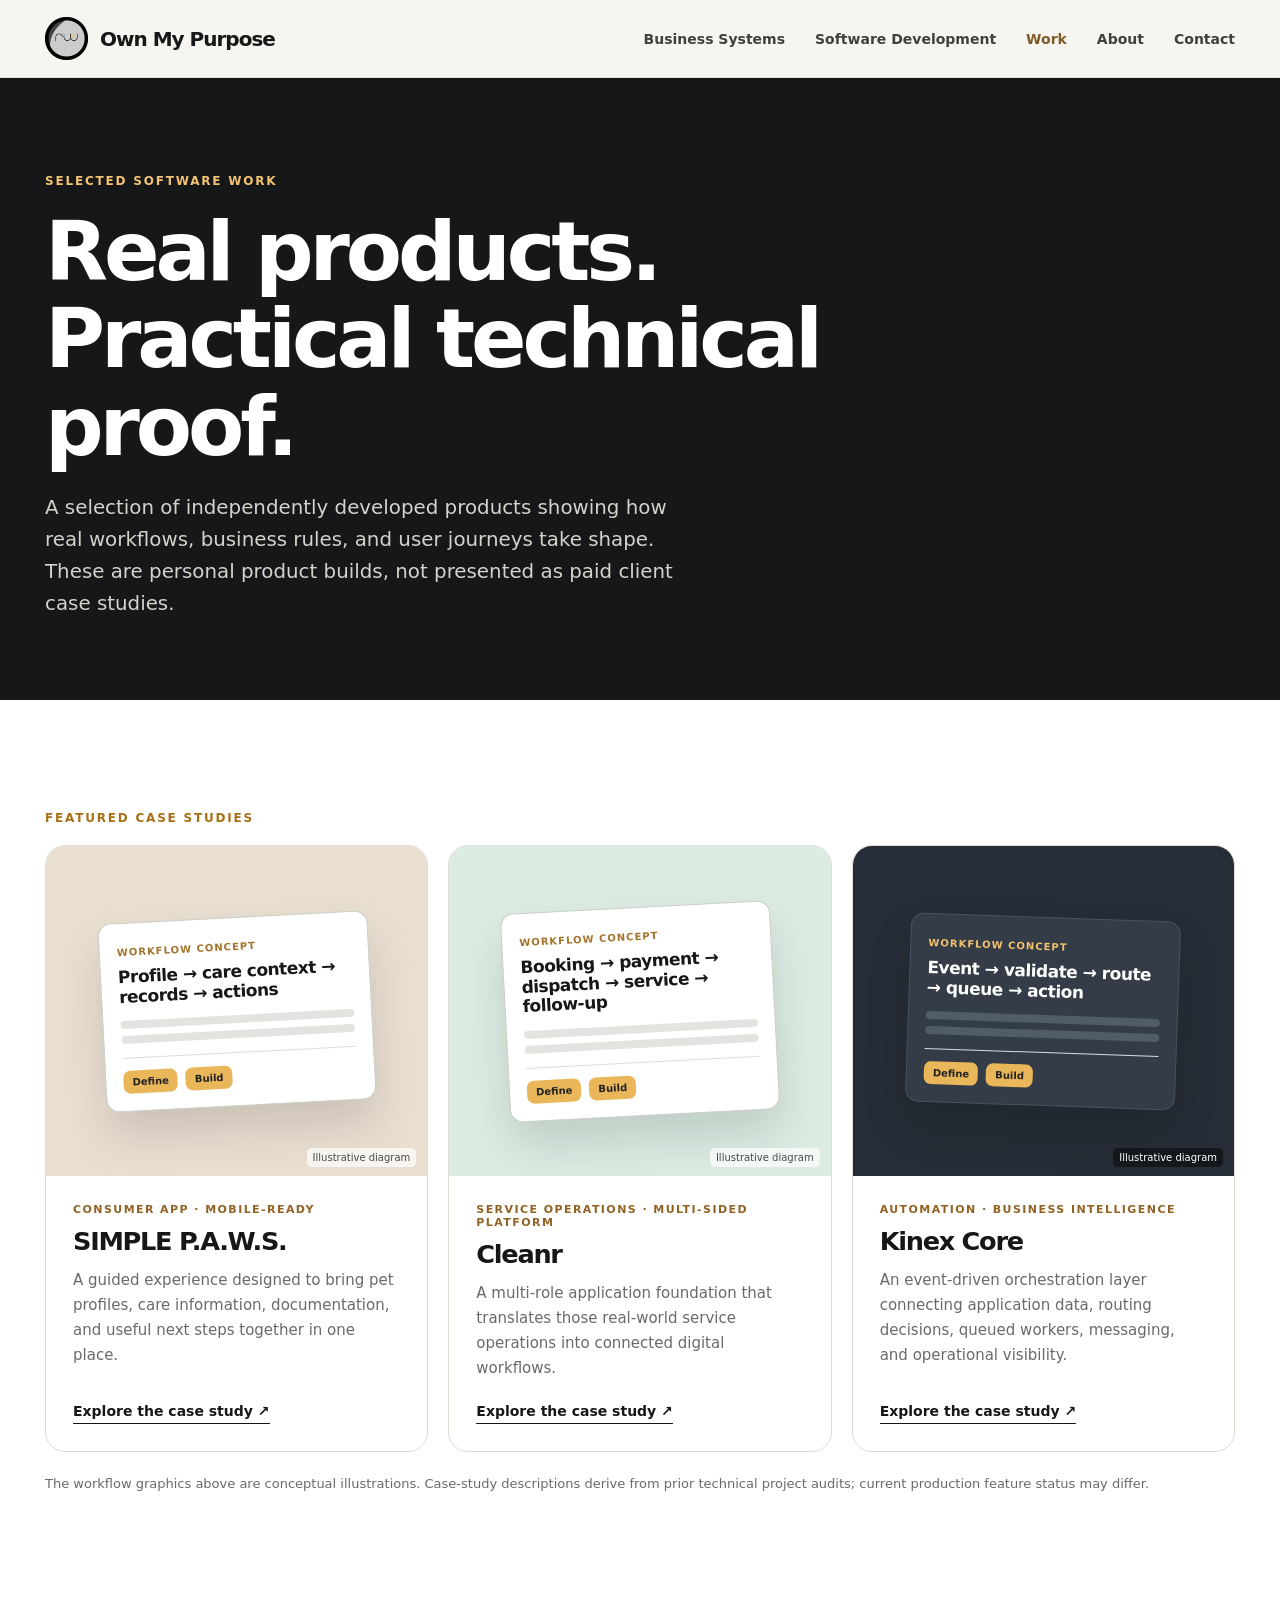
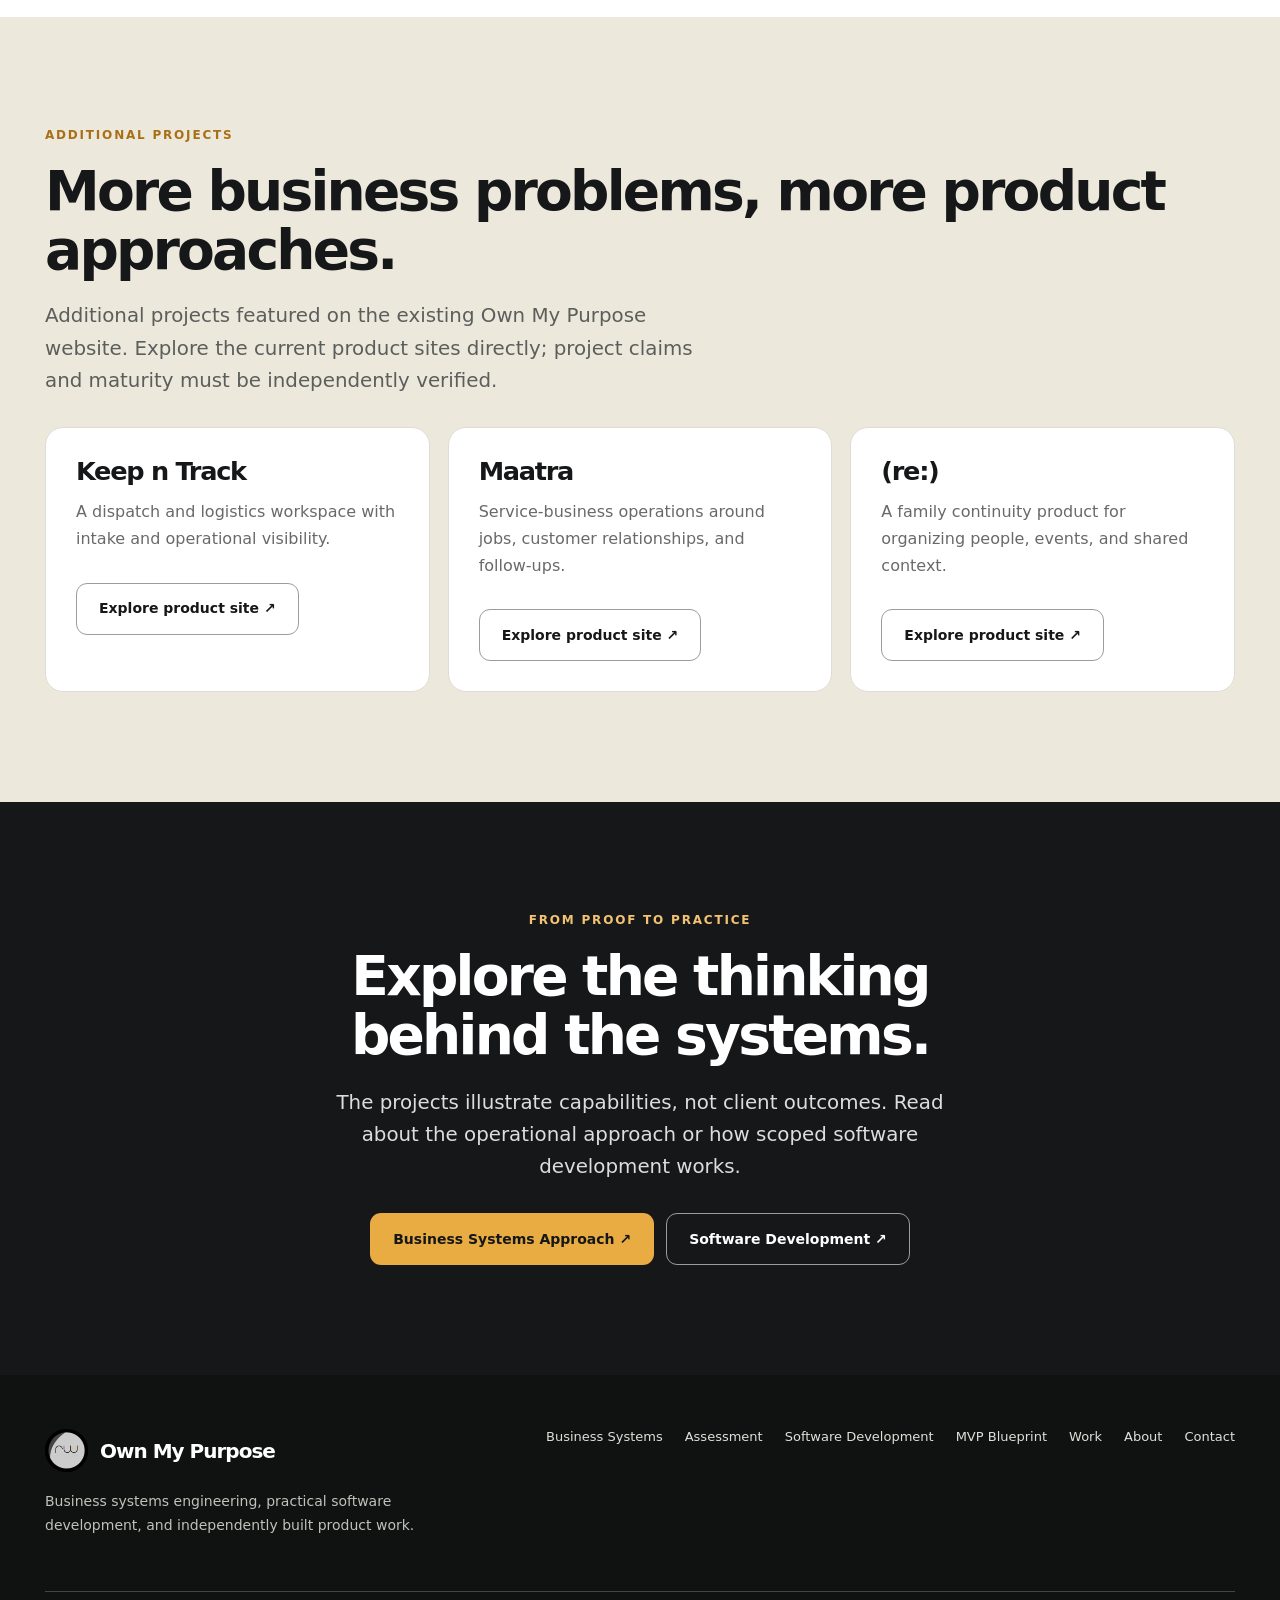
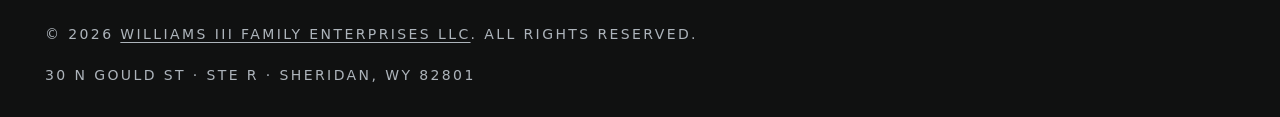
<file: work/index.html>
<!doctype html>
<html lang="en"><head>
<meta charset="utf-8"><meta name="viewport" content="width=device-width, initial-scale=1">
<title>Selected Product Work | Own My Purpose</title><meta name="description" content="Portfolio of independently developed products including SIMPLE P.A.W.S., Cleanr, Kinex Core and other projects.">
<link rel="canonical" href="https://ownmypurpose.io/work/">






<link rel="stylesheet" href="/assets/site.css"><script defer src="/assets/site.js"></script><meta property="og:type" content="website"><meta property="og:title" content="Selected Product Work | Own My Purpose"><meta property="og:description" content="Portfolio of independently developed products including SIMPLE P.A.W.S., Cleanr, Kinex Core and other projects."><meta property="og:url" content="https://ownmypurpose.io/work/"><meta property="og:image" content="https://ownmypurpose.io/images/ownmypurpose-social-preview.png"><meta property="og:image:alt" content="Own My Purpose brand and product work preview"><meta name="twitter:card" content="summary_large_image"><meta name="theme-color" content="#161718"><link rel="icon" type="image/png" href="/images/ownmypurpose-favicon.png"><link rel="apple-touch-icon" href="/images/ownmypurpose-favicon.png"></head>
<body><a href="#main" class="skip">Skip to content</a>
<header class="site-header"><div class="wrap header-inner"><a href="/" class="brand" aria-label="Own My Purpose home"><img src="/images/rwiii logo.png" alt="" width="43" height="43">Own My Purpose</a><button type="button" class="menu-toggle" aria-controls="main-nav" aria-label="Open navigation" aria-expanded="false" data-menu-toggle>☰</button><nav class="nav-links" id="main-nav" data-nav aria-label="Main navigation"><a href="/business-systems/">Business Systems</a><a href="/mvp-development/">Software Development</a><span class="nav-current" aria-current="page">Work</span><a href="/about/">About</a><a href="/start/">Contact</a></nav></div></header><main id="main"><section class="page-hero"><div class="wrap"><p class="eyebrow eyebrow--light">Selected software work</p><h1>Real products. Practical technical proof.</h1><p class="lead lead--light">A selection of independently developed products showing how real workflows, business rules, and user journeys take shape. These are personal product builds, not presented as paid client case studies.</p></div></section><section class="section section--white"><div class="wrap"><p class="eyebrow">Featured case studies</p><div class="work-grid"><article class="work-card"><div class="work-visual work-visual--paws" style="min-height:330px"><div class="ui-sample" aria-hidden="true"><span class="mini-eyebrow">Workflow concept</span><div class="mini-title">Profile → care context → records → actions</div><div class="mini-line"></div><div class="mini-line"></div><div class="mini-row"><span class="mini-tag">Define</span><span class="mini-tag">Build</span></div></div><span class="visual-disclaimer">Illustrative diagram</span></div><div class="work-body"><span class="work-type">Consumer app · mobile-ready</span><h3>SIMPLE P.A.W.S.</h3><p>A guided experience designed to bring pet profiles, care information, documentation, and useful next steps together in one place.</p><a href="/work/simple-paws/" class="text-link" data-event="portfolio_case_study_open">Explore the case study ↗</a></div></article><article class="work-card"><div class="work-visual work-visual--cleanr" style="min-height:330px"><div class="ui-sample" aria-hidden="true"><span class="mini-eyebrow">Workflow concept</span><div class="mini-title">Booking → payment → dispatch → service → follow-up</div><div class="mini-line"></div><div class="mini-line"></div><div class="mini-row"><span class="mini-tag">Define</span><span class="mini-tag">Build</span></div></div><span class="visual-disclaimer">Illustrative diagram</span></div><div class="work-body"><span class="work-type">Service operations · multi-sided platform</span><h3>Cleanr</h3><p>A multi-role application foundation that translates those real-world service operations into connected digital workflows.</p><a href="/work/cleanr/" class="text-link" data-event="portfolio_case_study_open">Explore the case study ↗</a></div></article><article class="work-card"><div class="work-visual work-visual--kinex" style="min-height:330px"><div class="ui-sample ui-sample--dark" aria-hidden="true"><span class="mini-eyebrow">Workflow concept</span><div class="mini-title">Event → validate → route → queue → action</div><div class="mini-line"></div><div class="mini-line"></div><div class="mini-row"><span class="mini-tag">Define</span><span class="mini-tag">Build</span></div></div><span class="visual-disclaimer">Illustrative diagram</span></div><div class="work-body"><span class="work-type">Automation · business intelligence</span><h3>Kinex Core</h3><p>An event-driven orchestration layer connecting application data, routing decisions, queued workers, messaging, and operational visibility.</p><a href="/work/kinex-core/" class="text-link" data-event="portfolio_case_study_open">Explore the case study ↗</a></div></article></div><p class="fine" style="margin-top:22px">The workflow graphics above are conceptual illustrations. Case-study descriptions derive from prior technical project audits; current production feature status may differ.</p></div></section><section class="section section--cream"><div class="wrap"><p class="eyebrow">Additional projects</p><h2>More business problems, more product approaches.</h2><p class="lead">Additional projects featured on the existing Own My Purpose website. Explore the current product sites directly; project claims and maturity must be independently verified.</p><div class="grid-3" style="margin-top:30px"><article class="panel"><h3>Keep n Track</h3><p>A dispatch and logistics workspace with intake and operational visibility.</p><div class="actions"><a class="button button--line" href="https://keepntrack.ownmypurpose.io" target="_blank" rel="noopener noreferrer">Explore product site ↗</a></div></article><article class="panel"><h3>Maatra</h3><p>Service-business operations around jobs, customer relationships, and follow-ups.</p><div class="actions"><a class="button button--line" href="https://maatra.ownmypurpose.io/" target="_blank" rel="noopener noreferrer">Explore product site ↗</a></div></article><article class="panel"><h3>(re:)</h3><p>A family continuity product for organizing people, events, and shared context.</p><div class="actions"><a class="button button--line" href="https://continuity.ownmypurpose.io" target="_blank" rel="noopener noreferrer">Explore product site ↗</a></div></article></div></div></section><section class="final-cta"><div class="wrap"><p class="eyebrow eyebrow--light">From proof to practice</p><h2>Explore the thinking behind the systems.</h2><p class="lead lead--light">The projects illustrate capabilities, not client outcomes. Read about the operational approach or how scoped software development works.</p><div class="actions"><a class="button button--gold" href="/business-systems/">Business Systems Approach ↗</a><a class="button button--line" href="/mvp-development/">Software Development ↗</a></div></div></section></main><footer class="footer"><div class="wrap"><div class="footer-top"><div><a href="/" class="brand" aria-label="Own My Purpose home"><img src="/images/rwiii logo.png" alt="" width="43" height="43">Own My Purpose</a><p>Business systems engineering, practical software development, and independently built product work.</p></div><nav class="footer-nav" aria-label="Footer navigation"><a href="/business-systems/">Business Systems</a><a href="/assessment/">Assessment</a><a href="/mvp-development/">Software Development</a><a href="/mvp-blueprint/">MVP Blueprint</a><a href="/work/">Work</a><a href="/about/">About</a><a href="/start/">Contact</a></nav></div><div class="footer-legal" aria-label="Company legal information"><p>© 2026 <a href="https://williamsiiifamily.com/" target="_blank" rel="noopener noreferrer">WILLIAMS III FAMILY ENTERPRISES LLC</a>. ALL RIGHTS RESERVED.</p><p>30 N GOULD ST · STE R · SHERIDAN, WY 82801</p></div></div></footer></body></html>
</file>
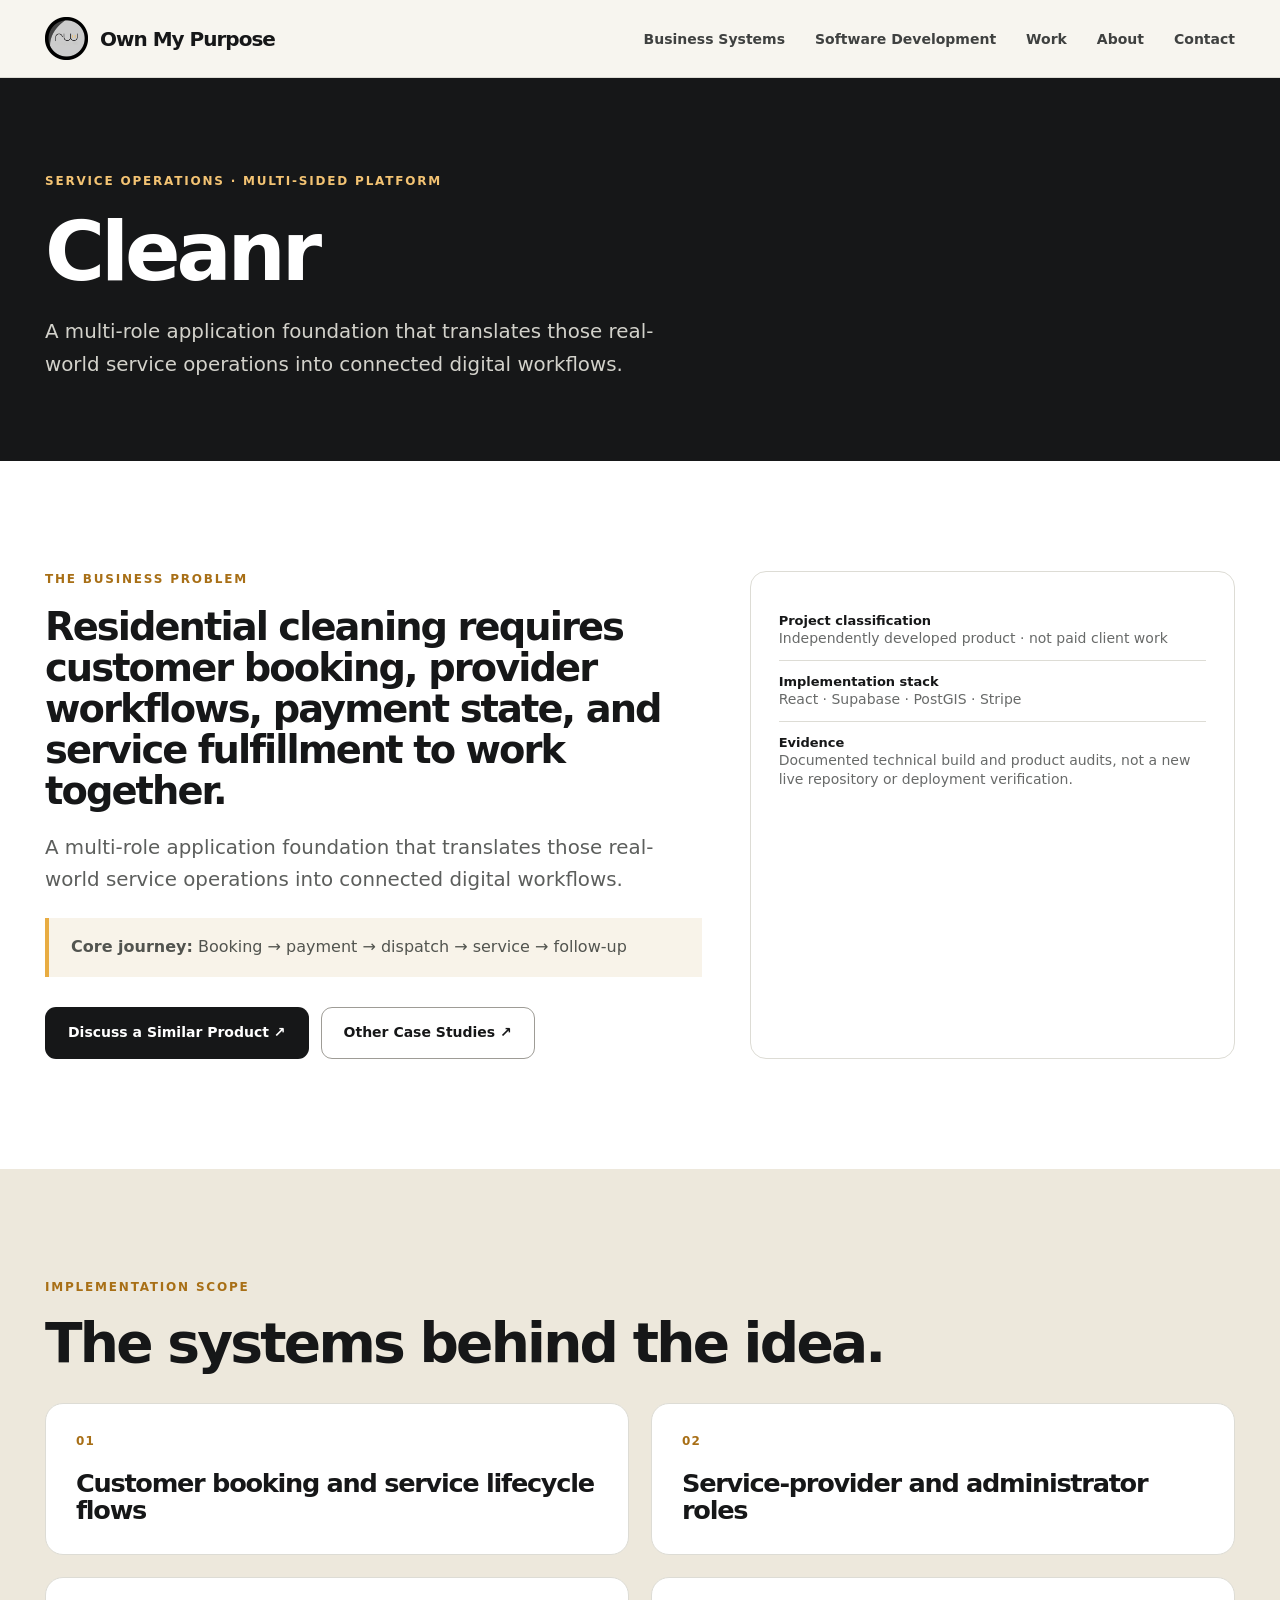
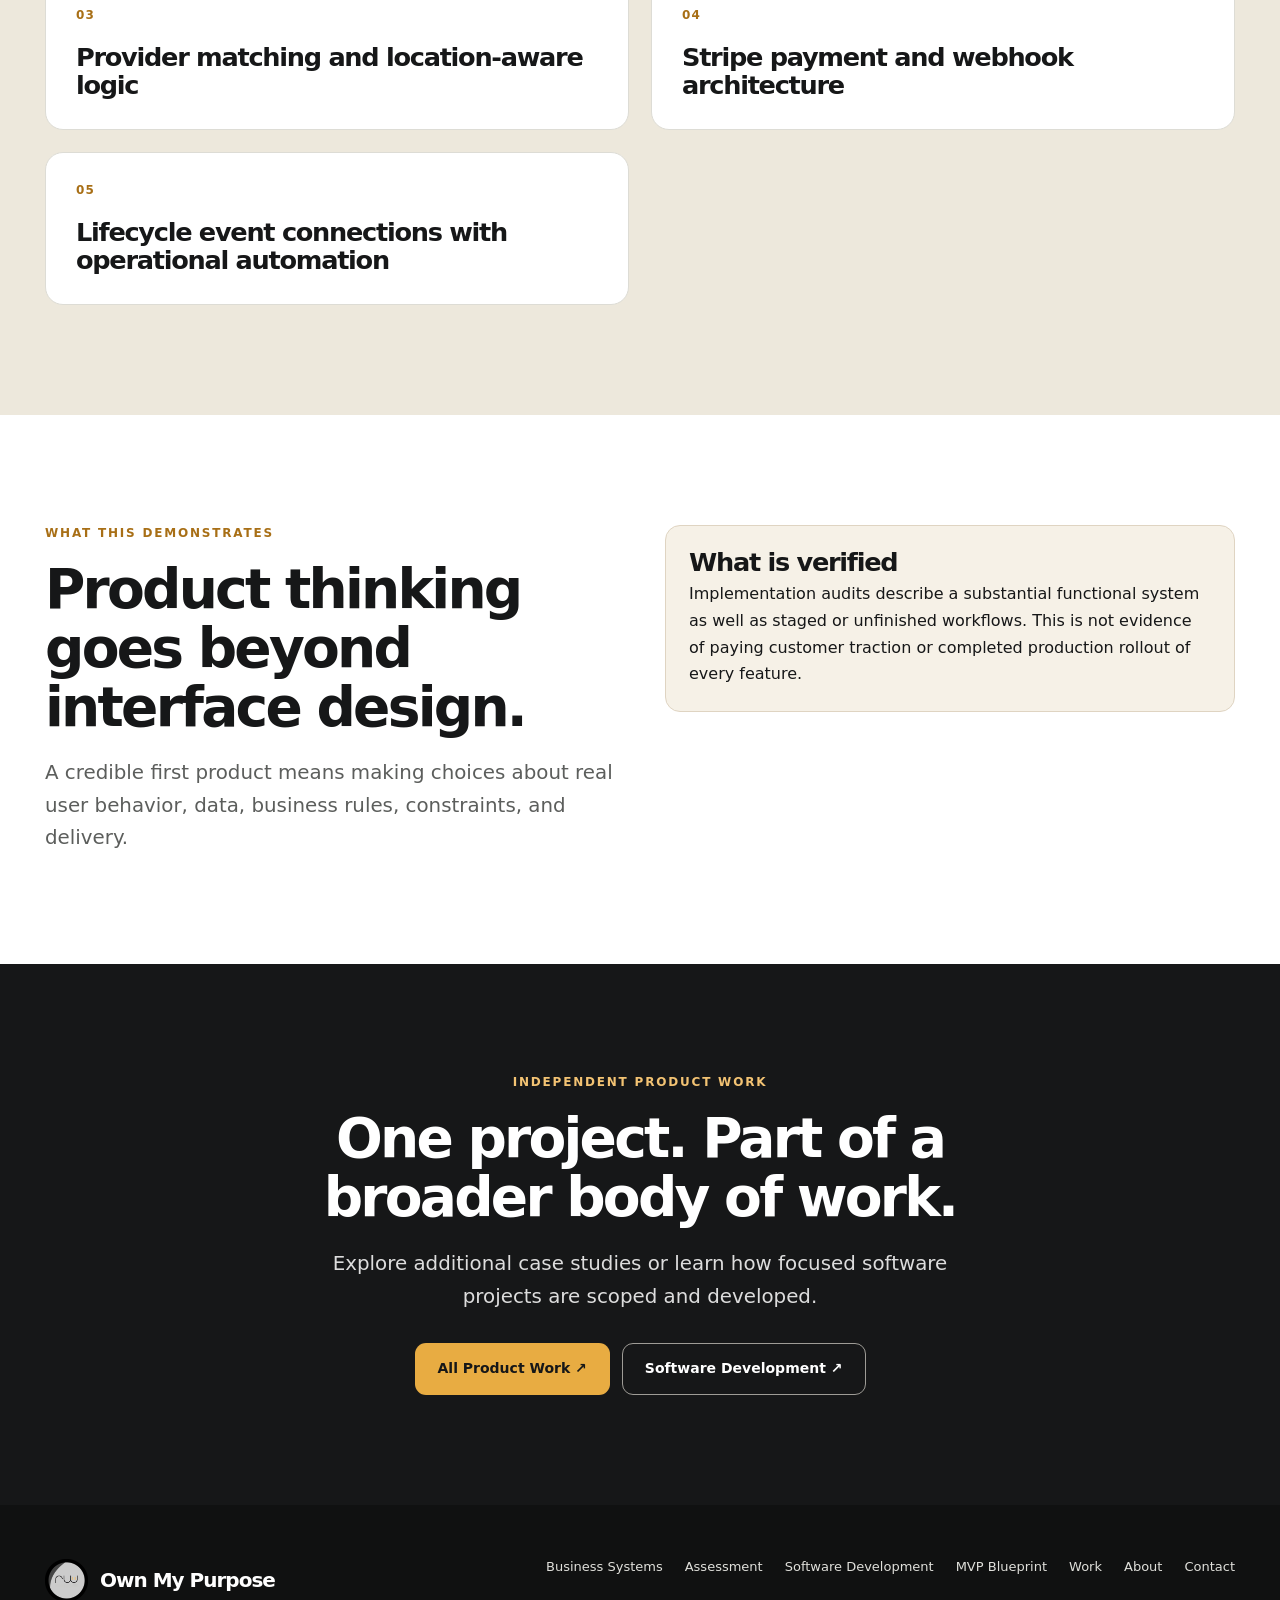
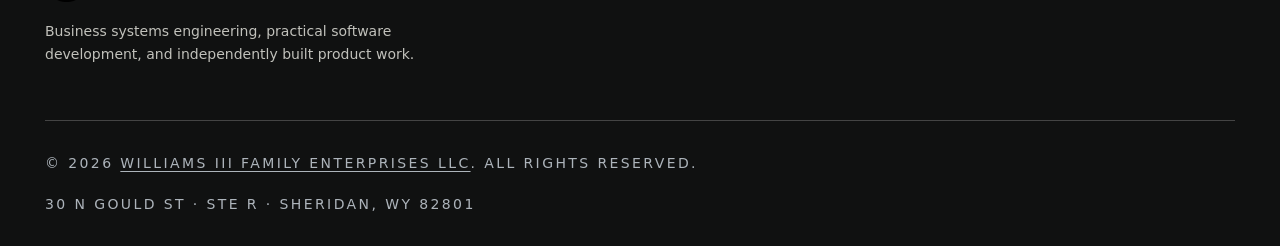
<file: work/cleanr/index.html>
<!doctype html>
<html lang="en"><head>
<meta charset="utf-8"><meta name="viewport" content="width=device-width, initial-scale=1">
<title>Cleanr — Product Case Study | Own My Purpose</title><meta name="description" content="Cleanr: independent product case study documenting the user problem, software design and implementation capabilities.">
<link rel="canonical" href="https://ownmypurpose.io/work/cleanr/">






<link rel="stylesheet" href="/assets/site.css"><script defer src="/assets/site.js"></script><meta property="og:type" content="website"><meta property="og:title" content="Cleanr — Product Case Study | Own My Purpose"><meta property="og:description" content="Cleanr: independent product case study documenting the user problem, software design and implementation capabilities."><meta property="og:url" content="https://ownmypurpose.io/work/cleanr/"><meta property="og:image" content="https://ownmypurpose.io/images/ownmypurpose-social-preview.png"><meta property="og:image:alt" content="Own My Purpose brand and product work preview"><meta name="twitter:card" content="summary_large_image"><meta name="theme-color" content="#161718"><link rel="icon" type="image/png" href="/images/ownmypurpose-favicon.png"><link rel="apple-touch-icon" href="/images/ownmypurpose-favicon.png"></head>
<body><a href="#main" class="skip">Skip to content</a>
<header class="site-header"><div class="wrap header-inner"><a href="/" class="brand" aria-label="Own My Purpose home"><img src="/images/rwiii logo.png" alt="" width="43" height="43">Own My Purpose</a><button type="button" class="menu-toggle" aria-controls="main-nav" aria-label="Open navigation" aria-expanded="false" data-menu-toggle>☰</button><nav class="nav-links" id="main-nav" data-nav aria-label="Main navigation"><a href="/business-systems/">Business Systems</a><a href="/mvp-development/">Software Development</a><a href="/work/">Work</a><a href="/about/">About</a><a href="/start/">Contact</a></nav></div></header><main id="main"><section class="page-hero"><div class="wrap"><p class="eyebrow eyebrow--light">Service operations · multi-sided platform</p><h1>Cleanr</h1><p class="lead lead--light">A multi-role application foundation that translates those real-world service operations into connected digital workflows.</p></div></section><section class="section section--white"><div class="wrap case-cols"><div><p class="eyebrow">The business problem</p><h2>Residential cleaning requires customer booking, provider workflows, payment state, and service fulfillment to work together.</h2><p class="lead">A multi-role application foundation that translates those real-world service operations into connected digital workflows.</p><div class="callout"><p><strong>Core journey:</strong> Booking → payment → dispatch → service → follow-up</p></div><div class="actions"><a class="button button--dark" href="/start/#product-inquiry">Discuss a Similar Product ↗</a><a class="button button--line" href="/work/">Other Case Studies ↗</a></div></div><aside class="case-facts"><div><strong>Project classification</strong><span>Independently developed product · not paid client work</span></div><div><strong>Implementation stack</strong><span>React · Supabase · PostGIS · Stripe</span></div><div><strong>Evidence</strong><span>Documented technical build and product audits, not a new live repository or deployment verification.</span></div></aside></div></section><section class="section section--cream"><div class="wrap"><p class="eyebrow">Implementation scope</p><h2>The systems behind the idea.</h2><div class="grid-2" style="margin-top:30px"><article class="panel"><div class="num">01</div><h3>Customer booking and service lifecycle flows</h3></article><article class="panel"><div class="num">02</div><h3>Service-provider and administrator roles</h3></article><article class="panel"><div class="num">03</div><h3>Provider matching and location-aware logic</h3></article><article class="panel"><div class="num">04</div><h3>Stripe payment and webhook architecture</h3></article><article class="panel"><div class="num">05</div><h3>Lifecycle event connections with operational automation</h3></article></div></div></section><section class="section section--white"><div class="wrap split"><div><p class="eyebrow">What this demonstrates</p><h2>Product thinking goes beyond interface design.</h2><p class="lead">A credible first product means making choices about real user behavior, data, business rules, constraints, and delivery.</p></div><aside class="note-card"><h3>What is verified</h3><p>Implementation audits describe a substantial functional system as well as staged or unfinished workflows. This is not evidence of paying customer traction or completed production rollout of every feature.</p></aside></div></section><section class="final-cta"><div class="wrap"><p class="eyebrow eyebrow--light">Independent product work</p><h2>One project. Part of a broader body of work.</h2><p class="lead lead--light">Explore additional case studies or learn how focused software projects are scoped and developed.</p><div class="actions"><a class="button button--gold" href="/work/">All Product Work ↗</a><a class="button button--line" href="/mvp-development/">Software Development ↗</a></div></div></section></main><footer class="footer"><div class="wrap"><div class="footer-top"><div><a href="/" class="brand" aria-label="Own My Purpose home"><img src="/images/rwiii logo.png" alt="" width="43" height="43">Own My Purpose</a><p>Business systems engineering, practical software development, and independently built product work.</p></div><nav class="footer-nav" aria-label="Footer navigation"><a href="/business-systems/">Business Systems</a><a href="/assessment/">Assessment</a><a href="/mvp-development/">Software Development</a><a href="/mvp-blueprint/">MVP Blueprint</a><a href="/work/">Work</a><a href="/about/">About</a><a href="/start/">Contact</a></nav></div><div class="footer-legal" aria-label="Company legal information"><p>© 2026 <a href="https://williamsiiifamily.com/" target="_blank" rel="noopener noreferrer">WILLIAMS III FAMILY ENTERPRISES LLC</a>. ALL RIGHTS RESERVED.</p><p>30 N GOULD ST · STE R · SHERIDAN, WY 82801</p></div></div></footer></body></html>
</file>
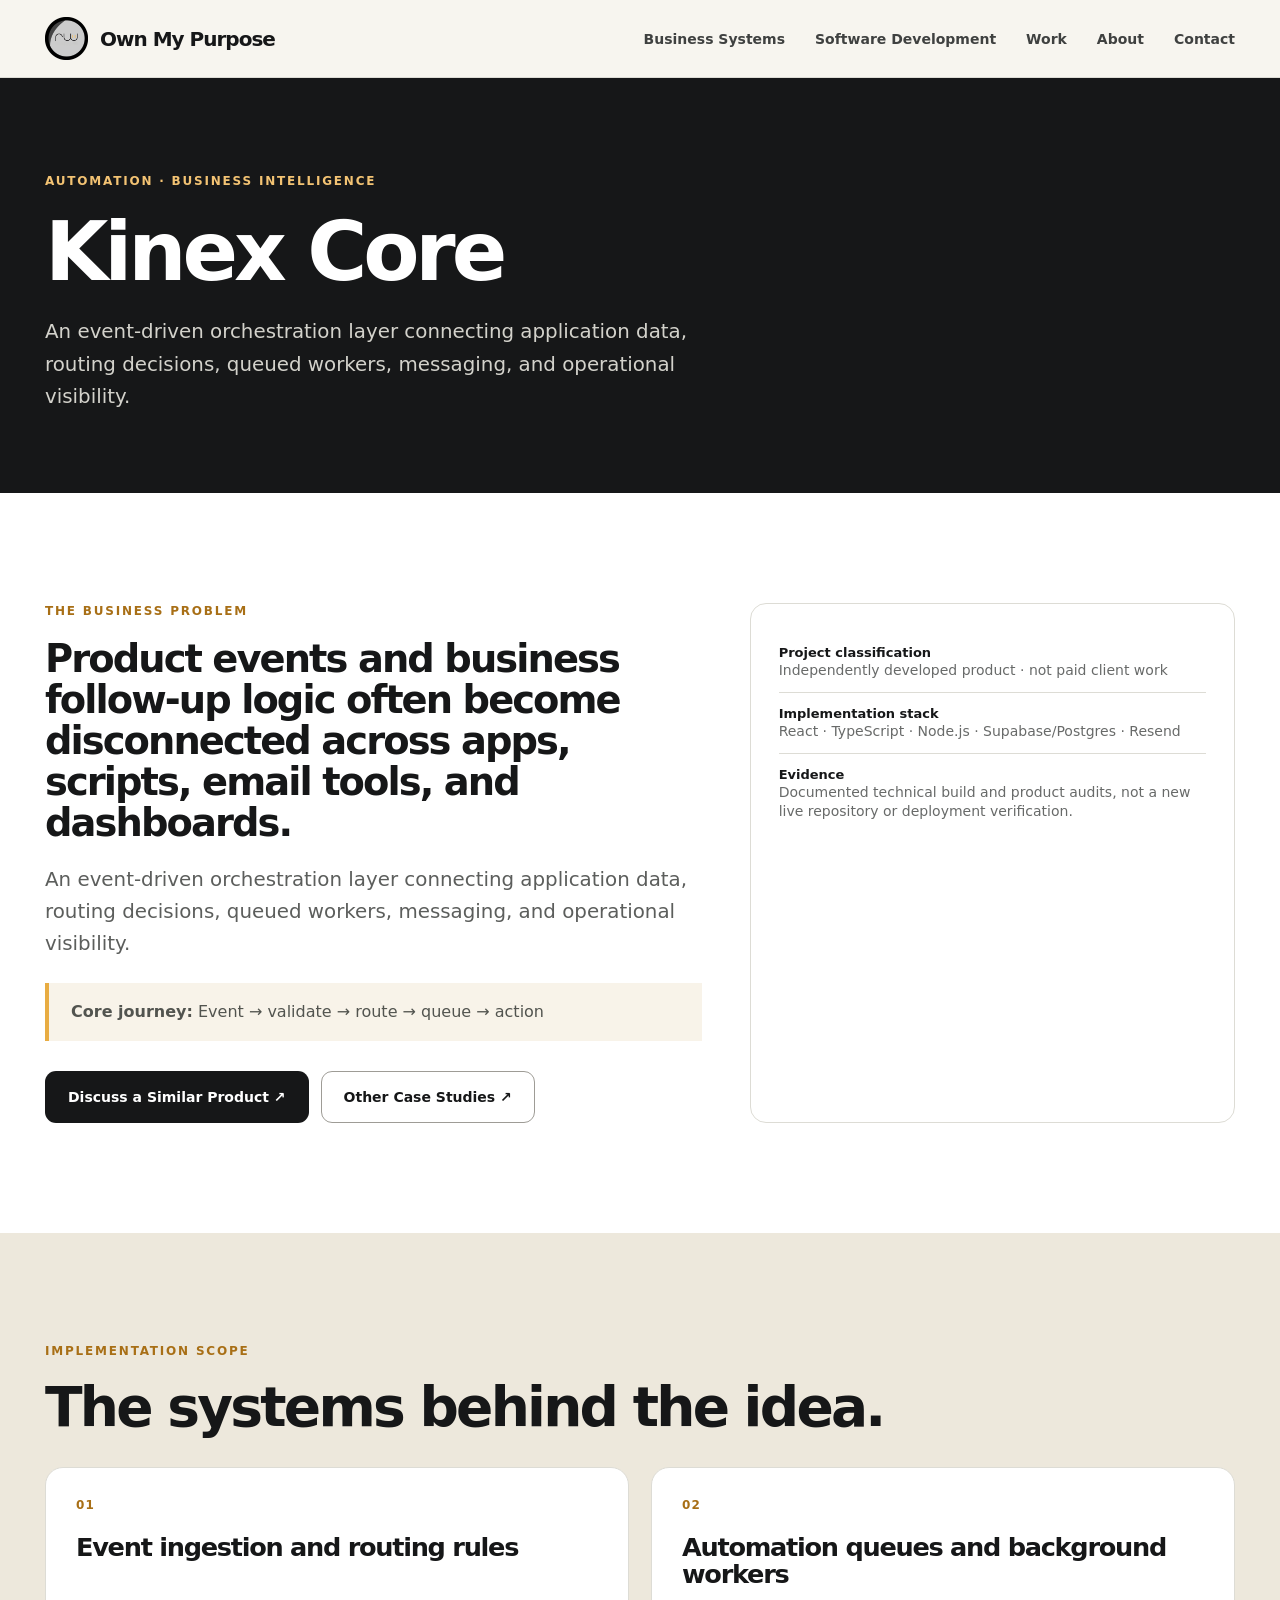
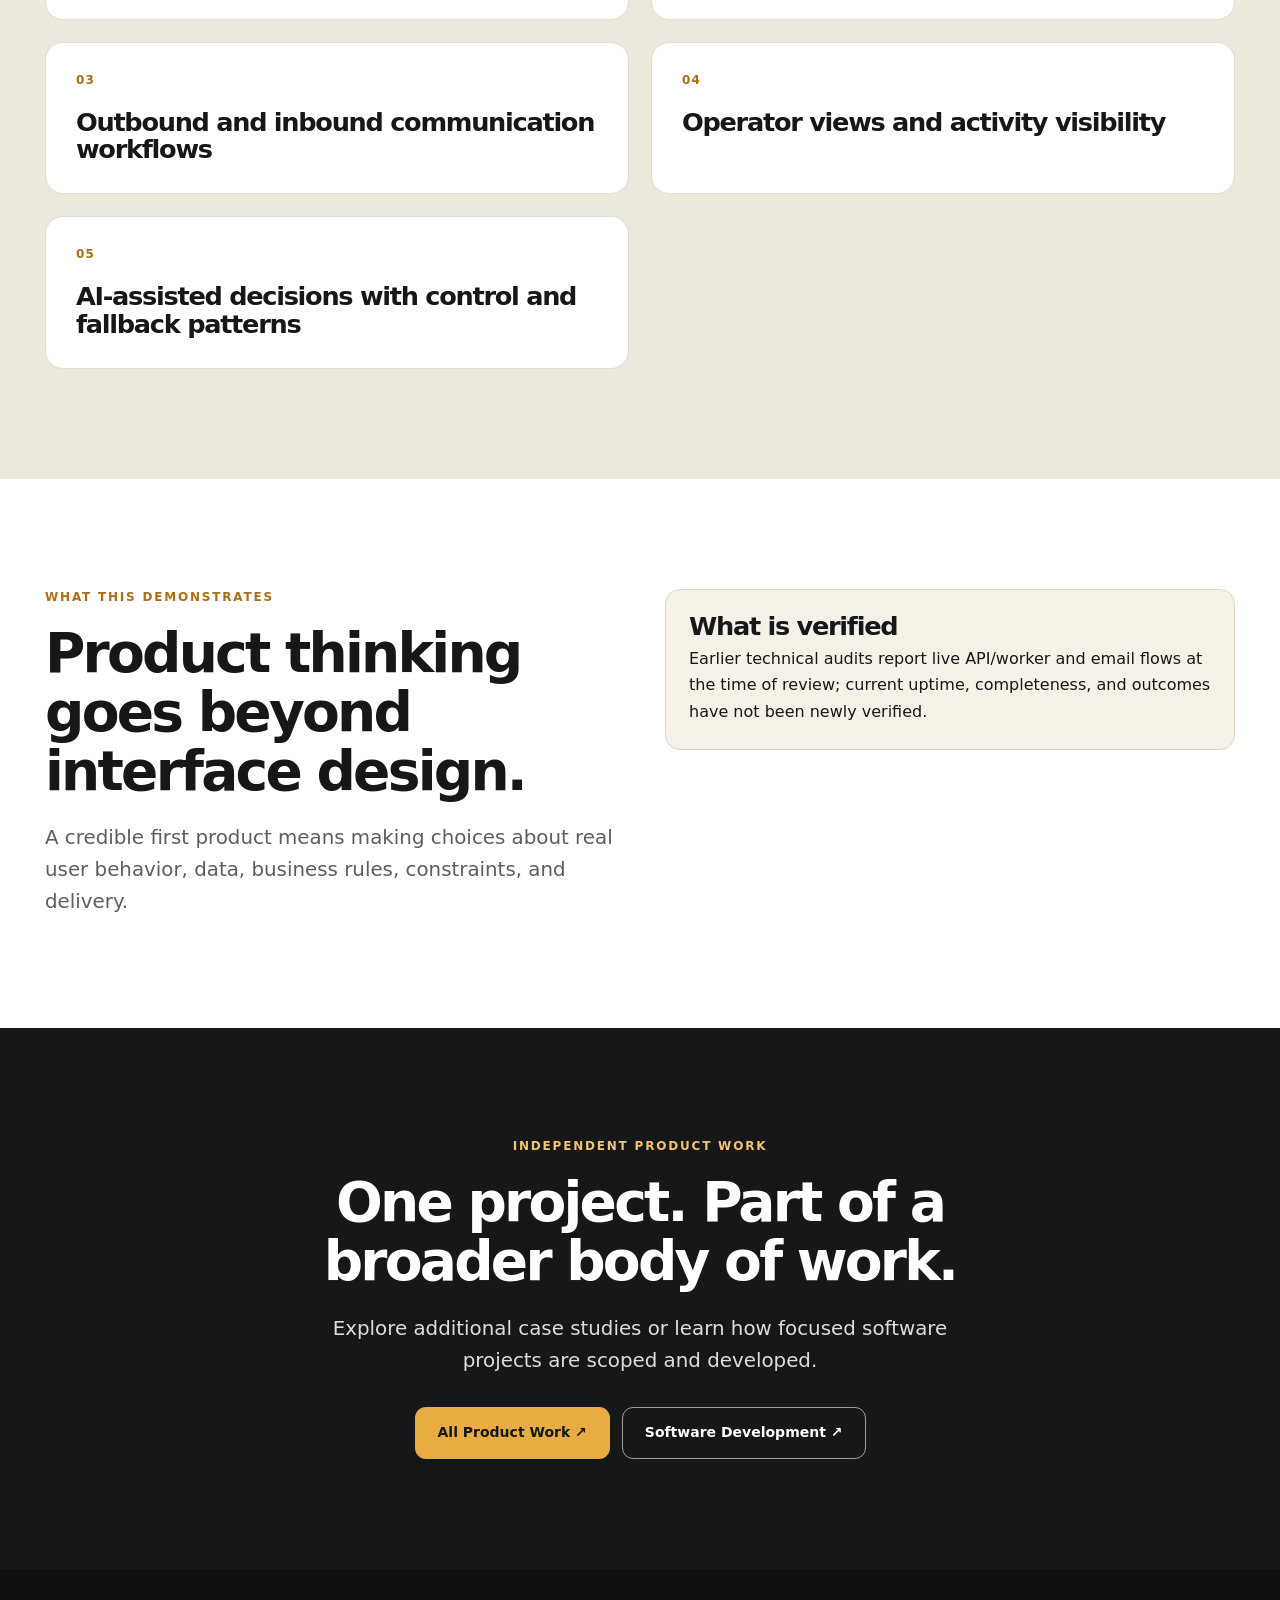
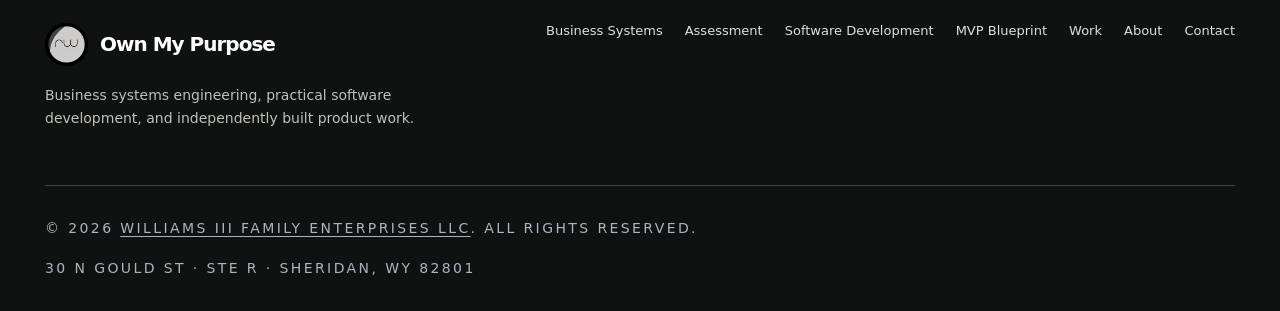
<file: work/kinex-core/index.html>
<!doctype html>
<html lang="en"><head>
<meta charset="utf-8"><meta name="viewport" content="width=device-width, initial-scale=1">
<title>Kinex Core — Product Case Study | Own My Purpose</title><meta name="description" content="Kinex Core: independent product case study documenting the user problem, software design and implementation capabilities.">
<link rel="canonical" href="https://ownmypurpose.io/work/kinex-core/">






<link rel="stylesheet" href="/assets/site.css"><script defer src="/assets/site.js"></script><meta property="og:type" content="website"><meta property="og:title" content="Kinex Core — Product Case Study | Own My Purpose"><meta property="og:description" content="Kinex Core: independent product case study documenting the user problem, software design and implementation capabilities."><meta property="og:url" content="https://ownmypurpose.io/work/kinex-core/"><meta property="og:image" content="https://ownmypurpose.io/images/ownmypurpose-social-preview.png"><meta property="og:image:alt" content="Own My Purpose brand and product work preview"><meta name="twitter:card" content="summary_large_image"><meta name="theme-color" content="#161718"><link rel="icon" type="image/png" href="/images/ownmypurpose-favicon.png"><link rel="apple-touch-icon" href="/images/ownmypurpose-favicon.png"></head>
<body><a href="#main" class="skip">Skip to content</a>
<header class="site-header"><div class="wrap header-inner"><a href="/" class="brand" aria-label="Own My Purpose home"><img src="/images/rwiii logo.png" alt="" width="43" height="43">Own My Purpose</a><button type="button" class="menu-toggle" aria-controls="main-nav" aria-label="Open navigation" aria-expanded="false" data-menu-toggle>☰</button><nav class="nav-links" id="main-nav" data-nav aria-label="Main navigation"><a href="/business-systems/">Business Systems</a><a href="/mvp-development/">Software Development</a><a href="/work/">Work</a><a href="/about/">About</a><a href="/start/">Contact</a></nav></div></header><main id="main"><section class="page-hero"><div class="wrap"><p class="eyebrow eyebrow--light">Automation · business intelligence</p><h1>Kinex Core</h1><p class="lead lead--light">An event-driven orchestration layer connecting application data, routing decisions, queued workers, messaging, and operational visibility.</p></div></section><section class="section section--white"><div class="wrap case-cols"><div><p class="eyebrow">The business problem</p><h2>Product events and business follow-up logic often become disconnected across apps, scripts, email tools, and dashboards.</h2><p class="lead">An event-driven orchestration layer connecting application data, routing decisions, queued workers, messaging, and operational visibility.</p><div class="callout"><p><strong>Core journey:</strong> Event → validate → route → queue → action</p></div><div class="actions"><a class="button button--dark" href="/start/#product-inquiry">Discuss a Similar Product ↗</a><a class="button button--line" href="/work/">Other Case Studies ↗</a></div></div><aside class="case-facts"><div><strong>Project classification</strong><span>Independently developed product · not paid client work</span></div><div><strong>Implementation stack</strong><span>React · TypeScript · Node.js · Supabase/Postgres · Resend</span></div><div><strong>Evidence</strong><span>Documented technical build and product audits, not a new live repository or deployment verification.</span></div></aside></div></section><section class="section section--cream"><div class="wrap"><p class="eyebrow">Implementation scope</p><h2>The systems behind the idea.</h2><div class="grid-2" style="margin-top:30px"><article class="panel"><div class="num">01</div><h3>Event ingestion and routing rules</h3></article><article class="panel"><div class="num">02</div><h3>Automation queues and background workers</h3></article><article class="panel"><div class="num">03</div><h3>Outbound and inbound communication workflows</h3></article><article class="panel"><div class="num">04</div><h3>Operator views and activity visibility</h3></article><article class="panel"><div class="num">05</div><h3>AI-assisted decisions with control and fallback patterns</h3></article></div></div></section><section class="section section--white"><div class="wrap split"><div><p class="eyebrow">What this demonstrates</p><h2>Product thinking goes beyond interface design.</h2><p class="lead">A credible first product means making choices about real user behavior, data, business rules, constraints, and delivery.</p></div><aside class="note-card"><h3>What is verified</h3><p>Earlier technical audits report live API/worker and email flows at the time of review; current uptime, completeness, and outcomes have not been newly verified.</p></aside></div></section><section class="final-cta"><div class="wrap"><p class="eyebrow eyebrow--light">Independent product work</p><h2>One project. Part of a broader body of work.</h2><p class="lead lead--light">Explore additional case studies or learn how focused software projects are scoped and developed.</p><div class="actions"><a class="button button--gold" href="/work/">All Product Work ↗</a><a class="button button--line" href="/mvp-development/">Software Development ↗</a></div></div></section></main><footer class="footer"><div class="wrap"><div class="footer-top"><div><a href="/" class="brand" aria-label="Own My Purpose home"><img src="/images/rwiii logo.png" alt="" width="43" height="43">Own My Purpose</a><p>Business systems engineering, practical software development, and independently built product work.</p></div><nav class="footer-nav" aria-label="Footer navigation"><a href="/business-systems/">Business Systems</a><a href="/assessment/">Assessment</a><a href="/mvp-development/">Software Development</a><a href="/mvp-blueprint/">MVP Blueprint</a><a href="/work/">Work</a><a href="/about/">About</a><a href="/start/">Contact</a></nav></div><div class="footer-legal" aria-label="Company legal information"><p>© 2026 <a href="https://williamsiiifamily.com/" target="_blank" rel="noopener noreferrer">WILLIAMS III FAMILY ENTERPRISES LLC</a>. ALL RIGHTS RESERVED.</p><p>30 N GOULD ST · STE R · SHERIDAN, WY 82801</p></div></div></footer></body></html>
</file>
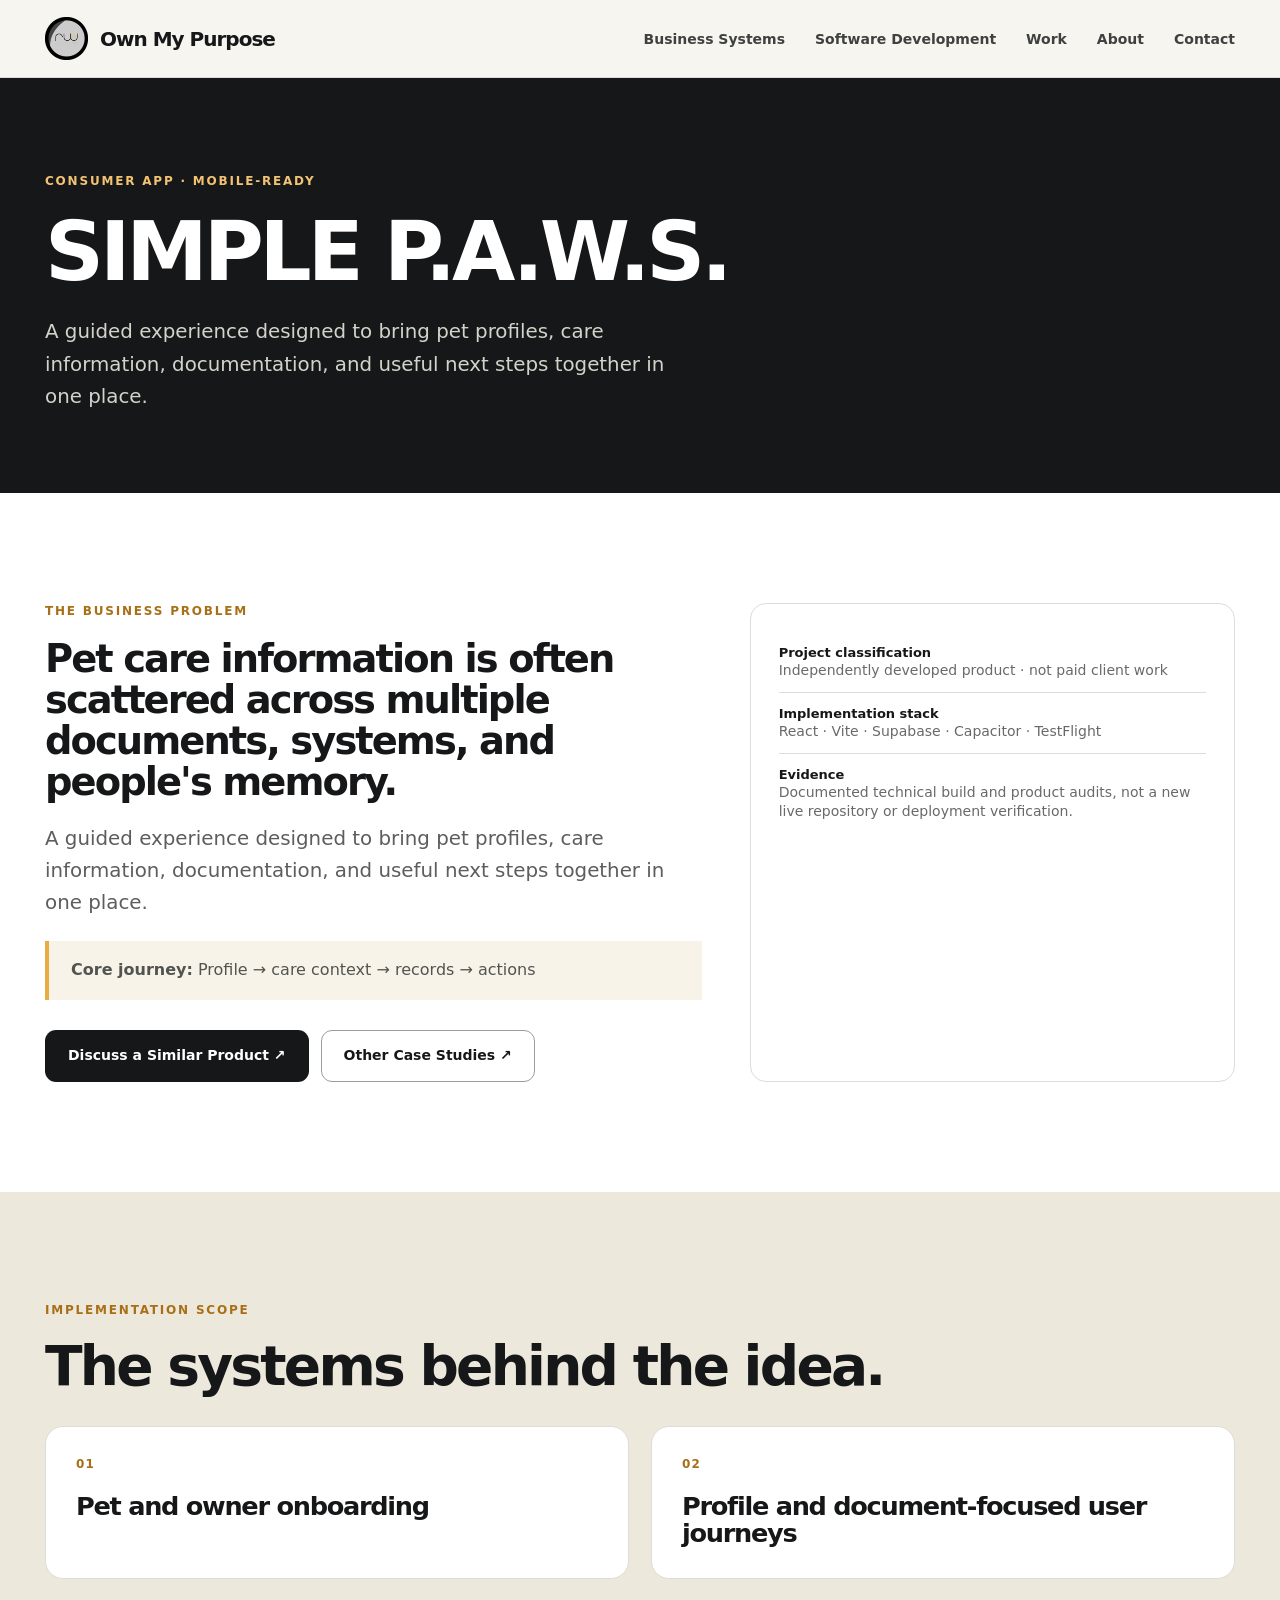
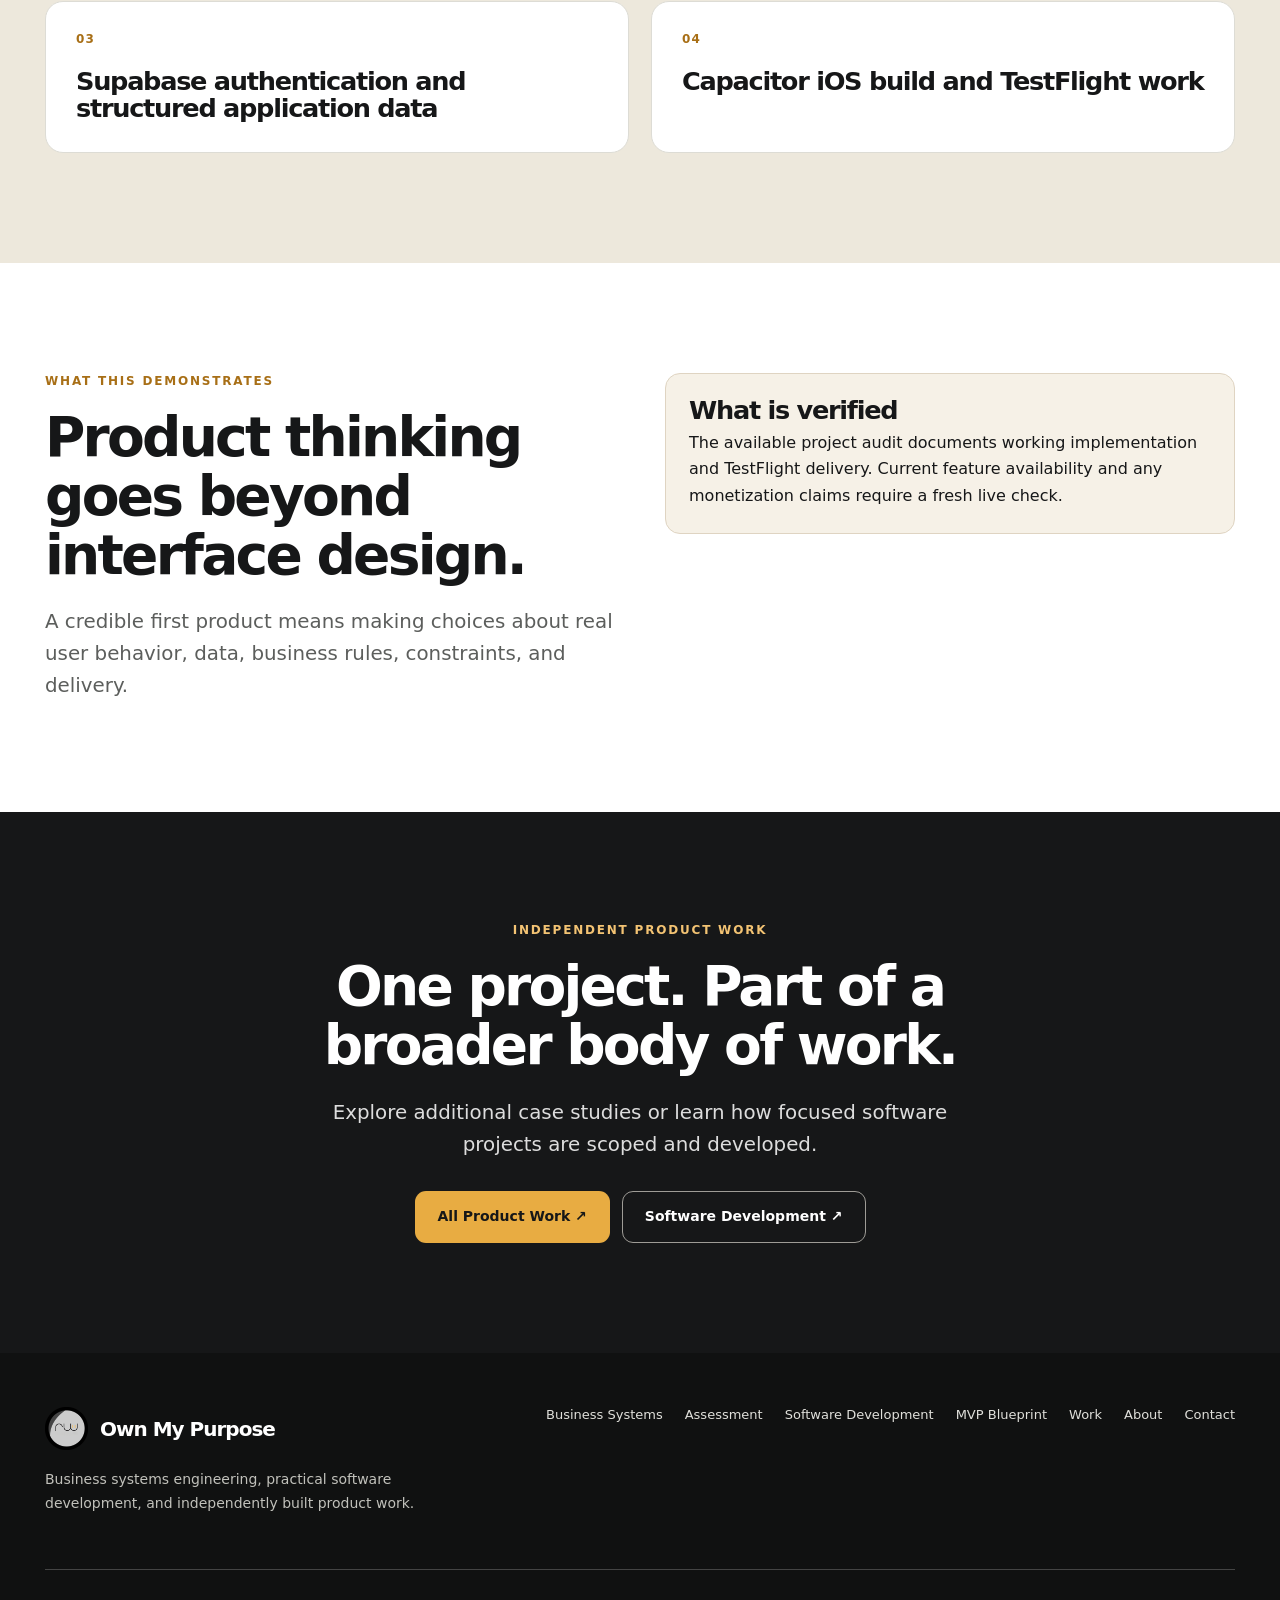
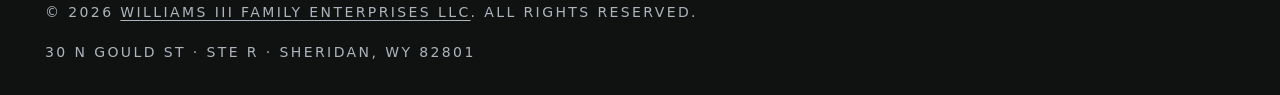
<file: work/simple-paws/index.html>
<!doctype html>
<html lang="en"><head>
<meta charset="utf-8"><meta name="viewport" content="width=device-width, initial-scale=1">
<title>SIMPLE P.A.W.S. — Product Case Study | Own My Purpose</title><meta name="description" content="SIMPLE P.A.W.S.: independent product case study documenting the user problem, software design and implementation capabilities.">
<link rel="canonical" href="https://ownmypurpose.io/work/simple-paws/">






<link rel="stylesheet" href="/assets/site.css"><script defer src="/assets/site.js"></script><meta property="og:type" content="website"><meta property="og:title" content="SIMPLE P.A.W.S. — Product Case Study | Own My Purpose"><meta property="og:description" content="SIMPLE P.A.W.S.: independent product case study documenting the user problem, software design and implementation capabilities."><meta property="og:url" content="https://ownmypurpose.io/work/simple-paws/"><meta property="og:image" content="https://ownmypurpose.io/images/ownmypurpose-social-preview.png"><meta property="og:image:alt" content="Own My Purpose brand and product work preview"><meta name="twitter:card" content="summary_large_image"><meta name="theme-color" content="#161718"><link rel="icon" type="image/png" href="/images/ownmypurpose-favicon.png"><link rel="apple-touch-icon" href="/images/ownmypurpose-favicon.png"></head>
<body><a href="#main" class="skip">Skip to content</a>
<header class="site-header"><div class="wrap header-inner"><a href="/" class="brand" aria-label="Own My Purpose home"><img src="/images/rwiii logo.png" alt="" width="43" height="43">Own My Purpose</a><button type="button" class="menu-toggle" aria-controls="main-nav" aria-label="Open navigation" aria-expanded="false" data-menu-toggle>☰</button><nav class="nav-links" id="main-nav" data-nav aria-label="Main navigation"><a href="/business-systems/">Business Systems</a><a href="/mvp-development/">Software Development</a><a href="/work/">Work</a><a href="/about/">About</a><a href="/start/">Contact</a></nav></div></header><main id="main"><section class="page-hero"><div class="wrap"><p class="eyebrow eyebrow--light">Consumer app · mobile-ready</p><h1>SIMPLE P.A.W.S.</h1><p class="lead lead--light">A guided experience designed to bring pet profiles, care information, documentation, and useful next steps together in one place.</p></div></section><section class="section section--white"><div class="wrap case-cols"><div><p class="eyebrow">The business problem</p><h2>Pet care information is often scattered across multiple documents, systems, and people's memory.</h2><p class="lead">A guided experience designed to bring pet profiles, care information, documentation, and useful next steps together in one place.</p><div class="callout"><p><strong>Core journey:</strong> Profile → care context → records → actions</p></div><div class="actions"><a class="button button--dark" href="/start/#product-inquiry">Discuss a Similar Product ↗</a><a class="button button--line" href="/work/">Other Case Studies ↗</a></div></div><aside class="case-facts"><div><strong>Project classification</strong><span>Independently developed product · not paid client work</span></div><div><strong>Implementation stack</strong><span>React · Vite · Supabase · Capacitor · TestFlight</span></div><div><strong>Evidence</strong><span>Documented technical build and product audits, not a new live repository or deployment verification.</span></div></aside></div></section><section class="section section--cream"><div class="wrap"><p class="eyebrow">Implementation scope</p><h2>The systems behind the idea.</h2><div class="grid-2" style="margin-top:30px"><article class="panel"><div class="num">01</div><h3>Pet and owner onboarding</h3></article><article class="panel"><div class="num">02</div><h3>Profile and document-focused user journeys</h3></article><article class="panel"><div class="num">03</div><h3>Supabase authentication and structured application data</h3></article><article class="panel"><div class="num">04</div><h3>Capacitor iOS build and TestFlight work</h3></article></div></div></section><section class="section section--white"><div class="wrap split"><div><p class="eyebrow">What this demonstrates</p><h2>Product thinking goes beyond interface design.</h2><p class="lead">A credible first product means making choices about real user behavior, data, business rules, constraints, and delivery.</p></div><aside class="note-card"><h3>What is verified</h3><p>The available project audit documents working implementation and TestFlight delivery. Current feature availability and any monetization claims require a fresh live check.</p></aside></div></section><section class="final-cta"><div class="wrap"><p class="eyebrow eyebrow--light">Independent product work</p><h2>One project. Part of a broader body of work.</h2><p class="lead lead--light">Explore additional case studies or learn how focused software projects are scoped and developed.</p><div class="actions"><a class="button button--gold" href="/work/">All Product Work ↗</a><a class="button button--line" href="/mvp-development/">Software Development ↗</a></div></div></section></main><footer class="footer"><div class="wrap"><div class="footer-top"><div><a href="/" class="brand" aria-label="Own My Purpose home"><img src="/images/rwiii logo.png" alt="" width="43" height="43">Own My Purpose</a><p>Business systems engineering, practical software development, and independently built product work.</p></div><nav class="footer-nav" aria-label="Footer navigation"><a href="/business-systems/">Business Systems</a><a href="/assessment/">Assessment</a><a href="/mvp-development/">Software Development</a><a href="/mvp-blueprint/">MVP Blueprint</a><a href="/work/">Work</a><a href="/about/">About</a><a href="/start/">Contact</a></nav></div><div class="footer-legal" aria-label="Company legal information"><p>© 2026 <a href="https://williamsiiifamily.com/" target="_blank" rel="noopener noreferrer">WILLIAMS III FAMILY ENTERPRISES LLC</a>. ALL RIGHTS RESERVED.</p><p>30 N GOULD ST · STE R · SHERIDAN, WY 82801</p></div></div></footer></body></html>
</file>
<file: assets/site.css>
:root{color-scheme:light;--ink:#161718;--coal:#222426;--muted:#686a69;--paper:#f7f5ef;--cream:#ede8dc;--white:#fff;--gold:#e8ac42;--gold-dark:#a86f16;--line:#dddcd5;--radius:18px;--max:1190px}
*{box-sizing:border-box}html{scroll-behavior:smooth}body{margin:0;background:var(--paper);color:var(--ink);font-family:Inter,"Segoe UI",system-ui,-apple-system,sans-serif;-webkit-font-smoothing:antialiased}a{color:inherit}img{max-width:100%;display:block}button,input,select,textarea{font:inherit}button,a{-webkit-tap-highlight-color:transparent}button{cursor:pointer}.wrap{width:min(var(--max),calc(100% - 56px));margin-inline:auto}.skip{position:absolute;left:12px;top:-100px;background:var(--gold);padding:10px;z-index:100}.skip:focus{top:12px}
.site-header{background:rgba(247,245,239,.97);border-bottom:1px solid var(--line);position:sticky;top:0;z-index:40;backdrop-filter:blur(16px)}.header-inner{min-height:77px;display:flex;align-items:center;gap:24px;justify-content:space-between}.brand{text-decoration:none;display:inline-flex;align-items:center;gap:12px;font-weight:850;letter-spacing:-.05em;white-space:nowrap;font-size:20px}.brand img{width:43px;height:43px;object-fit:contain}.nav-links{display:flex;align-items:center;gap:30px}.nav-links>a:not(.button){text-decoration:none;font-size:14px;font-weight:660;color:#3f4140}.nav-links>a:hover:not(.button){color:var(--gold-dark)}.menu-toggle{display:none;background:transparent;border:1px solid var(--line);border-radius:11px;min-height:43px;min-width:43px}
.button{display:inline-flex;align-items:center;justify-content:center;gap:12px;min-height:52px;padding:12px 22px;border-radius:11px;text-decoration:none;font-weight:800;font-size:14px;border:1px solid transparent;transition:transform .2s,background .2s,border-color .2s,box-shadow .2s;line-height:1.25;text-align:center}.button:hover{transform:translateY(-2px)}.button:focus-visible,.menu-toggle:focus-visible,a:focus-visible,summary:focus-visible{outline:3px solid #c08a33;outline-offset:3px}.button--gold{background:var(--gold);color:#161718}.button--gold:hover{background:#f0bb5b;box-shadow:0 12px 24px #0002}.button--dark{background:var(--ink);color:white}.button--line{border-color:#9e9c96;background:transparent;color:inherit}.button--small{min-height:43px;padding:9px 16px;font-size:13px}.text-link{font-size:14px;font-weight:750;text-decoration:none;border-bottom:1px solid currentColor;display:inline-flex;gap:8px;padding-bottom:4px}.text-link:hover{color:var(--gold-dark)}
.eyebrow{font-size:12px;line-height:1.4;font-weight:850;letter-spacing:.15em;text-transform:uppercase;color:var(--gold-dark);margin:0 0 18px}.eyebrow--light{color:#f3c373}.headline{font-size:clamp(3.3rem,7vw,6.1rem);letter-spacing:-.071em;line-height:.99;max-width:870px;font-weight:870;margin:0}.headline .accent{color:var(--gold)}h1,h2,h3{letter-spacing:-.05em;margin:0;line-height:1.07}h2{font-size:clamp(2.1rem,4.3vw,3.9rem);font-weight:830}h3{font-size:clamp(1.28rem,2vw,1.65rem);font-weight:800}p{line-height:1.67}.lead{font-size:clamp(1.05rem,1.55vw,1.24rem);line-height:1.62;max-width:660px;color:#5c5e5c;margin:21px 0 0}.lead--light{color:#dddcd7}.fine{font-size:13px;color:var(--muted);line-height:1.55}.fine--light{color:#c4c3be}.actions{display:flex;gap:12px;flex-wrap:wrap;align-items:center;margin-top:30px}.section{padding:110px 0}.section--white{background:var(--white)}.section--cream{background:var(--cream)}.section--dark{background:var(--ink);color:white}.section-head{display:flex;justify-content:space-between;align-items:end;gap:35px;margin-bottom:36px}.section-head .lead{max-width:480px}.section-intro{max-width:810px;margin-bottom:38px}.section-intro .lead{max-width:720px}.muted{color:var(--muted)}.kicker-line{height:1px;background:var(--line);margin:28px 0}.pill{display:inline-flex;align-items:center;gap:7px;font-weight:750;border-radius:100px;background:#282c2c;padding:8px 12px;color:#f5eee2;font-size:12px}
.hero{background:var(--ink);color:white;position:relative;overflow:hidden;padding:106px 0 94px}.hero:before{content:"";position:absolute;width:660px;height:660px;right:-250px;top:-240px;border:1px solid #e9b75938;border-radius:50%;box-shadow:0 0 0 120px #e9b75908,0 0 0 240px #e9b75905;pointer-events:none}.hero-inner{position:relative;display:grid;grid-template-columns:1.15fr .85fr;align-items:center;gap:70px}.hero .headline{font-size:clamp(3.5rem,6.1vw,6.25rem)}.hero .lead{color:#c3c4c0}.hero .fine{margin-top:16px}.hero-proof{margin-top:36px;border-top:1px solid #474746;padding-top:18px;color:#dbd8d0;font-size:13px;display:flex;gap:20px;flex-wrap:wrap}.hero-proof strong{color:white}.hero-art{position:relative;min-height:535px;display:flex;align-items:center;justify-content:center}.art-frame{width:100%;border:1px solid #575550;border-radius:19px;background:linear-gradient(165deg,#313335,#202222 65%);box-shadow:0 35px 75px #0007;overflow:hidden;transform:rotate(2deg)}.art-toolbar{height:42px;border-bottom:1px solid #4a4c4b;display:flex;align-items:center;gap:7px;padding:0 20px}.art-dot{width:8px;height:8px;border-radius:100%;background:#777b78}.art-dot:nth-child(1){background:#df816a}.art-dot:nth-child(2){background:#e9c276}.art-dot:nth-child(3){background:#7cb89b}.art-content{padding:26px}.art-card{padding:17px;background:#eae9e1;color:#202223;border-radius:10px;box-shadow:0 15px 30px #0004}.art-card--gold{background:#f1b74f}.art-title{font-size:14px;font-weight:850;letter-spacing:-.02em}.art-caption{font-size:11px;opacity:.68;margin:5px 0 0}.art-stack{display:grid;grid-template-columns:repeat(2,1fr);gap:10px;margin-top:10px}.art-bar{height:7px;background:#d0cec7;border-radius:8px;margin-top:11px}.art-bar.short{width:57%}.art-bars{display:flex;align-items:end;gap:9px;height:83px;margin-top:12px}.art-bars span{background:#cf9442;flex:1;border-radius:6px 6px 2px 2px}.art-bars span:nth-child(1){height:33%}.art-bars span:nth-child(2){height:58%}.art-bars span:nth-child(3){height:42%}.art-bars span:nth-child(4){height:86%}.art-bars span:nth-child(5){height:68%}.art-bars span:nth-child(6){height:100%}.art-floating{position:absolute;right:-20px;bottom:16px;background:var(--gold);color:var(--ink);padding:15px 20px;border-radius:10px;font-weight:850;box-shadow:0 12px 30px #0006;font-size:13px;transform:rotate(-4deg)}.art-label{font-size:11px;font-weight:700;text-transform:uppercase;letter-spacing:.13em;color:#d3c7a9;margin-bottom:13px}
.grid-3{display:grid;grid-template-columns:repeat(3,minmax(0,1fr));gap:18px}.grid-2{display:grid;grid-template-columns:repeat(2,minmax(0,1fr));gap:22px}.panel{border:1px solid var(--line);border-radius:var(--radius);background:white;padding:30px;min-width:0}.panel .num{font-size:12px;font-weight:850;color:var(--gold-dark);letter-spacing:.1em;margin-bottom:22px}.panel p{color:var(--muted);margin:14px 0 0}.panel--dark{background:#2a2c2b;border-color:#4d4e4b;color:white}.panel--dark p{color:#c7c8c3}.icon-square{width:45px;height:45px;display:grid;place-items:center;border-radius:12px;background:#f7ebd1;color:#664716;font-size:23px;margin-bottom:22px}.feature-list{padding:0;margin:24px 0;list-style:none}.feature-list li{padding:10px 0 10px 24px;position:relative;border-bottom:1px solid #e9e6df;font-size:15px}.feature-list li:before{content:"✓";position:absolute;left:0;color:#98651c;font-weight:900}
.quote-section{background:#efe8d7}.quote-card{display:flex;justify-content:space-between;gap:45px;align-items:center}.quote-card .lead{max-width:540px}
.work-grid{display:grid;grid-template-columns:repeat(3,minmax(0,1fr));gap:20px}.work-card{background:#fff;border:1px solid var(--line);border-radius:20px;overflow:hidden;display:flex;flex-direction:column}.work-visual{min-height:250px;padding:22px;display:flex;align-items:center;justify-content:center;position:relative;overflow:hidden}.work-visual--cleanr{background:#dcece3}.work-visual--paws{background:#e9dfd1}.work-visual--kinex{background:#262d36}.work-visual--knt{background:#dce9f6}.work-visual--maatra{background:#e7ecf2}.work-visual--re{background:#e6e5e0}.ui-sample{background:#fff;border:1px solid #cccfc8;padding:17px;border-radius:13px;width:100%;max-width:270px;box-shadow:0 24px 45px #0002;transform:rotate(-3deg)}.ui-sample--dark{background:#343d47;color:#fff;border-color:#475361;transform:rotate(2deg)}.ui-sample .mini-eyebrow{font-size:10px;font-weight:900;letter-spacing:.1em;text-transform:uppercase;color:#a3752c}.ui-sample--dark .mini-eyebrow{color:#f1c16e}.ui-sample .mini-title{font-size:17px;font-weight:850;line-height:1.15;margin:8px 0 14px;letter-spacing:-.03em}.ui-sample .mini-line{height:8px;background:#e3e4df;border-radius:10px;margin:7px 0}.ui-sample--dark .mini-line{background:#505d67}.ui-sample .mini-line:last-child{width:68%}.ui-sample .mini-row{border-top:1px solid #ddd;padding-top:12px;margin-top:14px;display:flex;gap:8px}.ui-sample .mini-tag{border-radius:7px;background:#e9b759;padding:6px 9px;font-size:10px;font-weight:800;color:#232323}.visual-disclaimer{position:absolute;bottom:9px;right:11px;font-size:10px;color:#434b48;background:#ffffffb3;border-radius:5px;padding:4px 6px}.work-visual--kinex .visual-disclaimer{color:white;background:#0007}.work-body{padding:27px;display:flex;flex:1;flex-direction:column}.work-body h3{margin:12px 0}.work-body p{font-size:15px;color:var(--muted);margin:0 0 22px}.work-body .text-link{margin-top:auto;align-self:flex-start}.work-type{font-size:11px;letter-spacing:.13em;text-transform:uppercase;font-weight:850;color:#916223}.work-tags{display:flex;gap:7px;flex-wrap:wrap;margin-top:15px}.work-tags span{font-size:11px;border:1px solid var(--line);border-radius:8px;padding:6px 8px;color:#5d5e5a}
.offer-layout{display:grid;grid-template-columns:1fr 1fr;gap:36px;align-items:center}.price-panel{background:#fff;border:1px solid #d1cec4;border-radius:23px;padding:36px;box-shadow:0 25px 65px #2b241314}.price{font-size:clamp(3.2rem,6vw,5.5rem);font-weight:900;letter-spacing:-.075em;line-height:1.1;margin:8px 0}.offer-band{background:var(--gold);color:#231d13;font-weight:850;display:inline-block;font-size:11px;letter-spacing:.08em;text-transform:uppercase;border-radius:40px;padding:8px 13px}.offer-actions{margin-top:23px}.price-panel .fine{margin-top:14px}.steps{display:grid;grid-template-columns:repeat(4,minmax(0,1fr));gap:24px;counter-reset:step}.step{padding-top:20px;border-top:2px solid #c0bdb4}.step .step-num{font-size:15px;color:var(--gold-dark);font-weight:850}.step h3{font-size:25px;margin:18px 0 10px}.step p{font-size:15px;color:var(--muted)}
.founder-split{display:grid;grid-template-columns:.74fr 1.26fr;gap:75px;align-items:center}.founder-photo{background:#3a3937;border-radius:20px;min-height:410px;overflow:hidden;display:flex;align-items:end;justify-content:center}.founder-photo img{width:100%;height:100%;max-height:520px;object-fit:contain;object-position:center bottom}.founder-points{display:grid;grid-template-columns:1fr 1fr;gap:12px;margin-top:24px}.founder-points span{padding:13px 14px;border:1px solid #636362;border-radius:10px;font-size:13px;color:#f6efe4}
.faq-list{max-width:850px;margin:35px auto 0}.faq-list details{border-bottom:1px solid var(--line);padding:20px 0}.faq-list summary{cursor:pointer;list-style:none;display:flex;justify-content:space-between;gap:20px;align-items:center;font-weight:800;font-size:17px;line-height:1.4}.faq-list summary::-webkit-details-marker{display:none}.faq-list summary:after{content:"+";font-size:26px;color:#946420;font-weight:500}.faq-list details[open] summary:after{content:"−"}.faq-list p{color:var(--muted);margin:15px 0 4px;max-width:750px}
.final-cta{text-align:center;padding:110px 0;background:var(--ink);color:white}.final-cta h2{max-width:760px;margin-inline:auto}.final-cta .lead{margin:22px auto 0;color:#ddd}.final-cta .actions{justify-content:center}.footer{background:#101111;color:#c1c1bb;padding:54px 0 30px}.footer-top{display:flex;justify-content:space-between;align-items:start;gap:28px;border-bottom:1px solid #444;padding-bottom:40px}.footer .brand{color:#fff}.footer p{font-size:14px;max-width:410px}.footer-nav{display:flex;gap:22px;flex-wrap:wrap}.footer-nav a{text-decoration:none;color:#e0e0db;font-size:13px}.footer-nav a:hover{color:var(--gold)}.footer-bottom{display:flex;justify-content:space-between;gap:15px;padding-top:24px;font-size:12px}
.page-hero{padding:95px 0 80px;background:var(--ink);color:white}.page-hero h1{font-size:clamp(3.2rem,6.4vw,5.6rem);max-width:940px}.page-hero .lead{color:#d3d2cb}.page-hero--cream{background:var(--cream);color:var(--ink)}.page-hero--cream .lead{color:#5b5e5a}.split{display:grid;grid-template-columns:1fr 1fr;align-items:start;gap:50px}.note-card{background:#f6f1e7;border:1px solid #dfd4c2;border-radius:15px;padding:23px}.note-card p{margin:5px 0 0}.bullet-strong{padding-left:20px}.bullet-strong li{padding-bottom:12px;line-height:1.65}.story-metric{font-size:42px;font-weight:850;letter-spacing:-.05em}.story-label{font-size:13px;text-transform:uppercase;letter-spacing:.1em;color:var(--muted)}
.start-options{display:grid;grid-template-columns:repeat(3,1fr);gap:15px}.start-option{border:1px solid var(--line);border-radius:15px;background:white;padding:24px;display:flex;flex-direction:column}.start-option h3{font-size:22px}.start-option p{color:var(--muted);font-size:14px}.start-option a{margin-top:auto}.form-guide{padding:30px;border:1px solid var(--line);border-radius:16px;background:white}.form-guide ol{line-height:1.8;margin:12px 0 24px;padding-left:22px}.form-guide li{padding:5px 0}.callout{border-left:4px solid var(--gold);padding:16px 22px;background:#f8f3e9;margin-top:22px}.callout p{margin:0;color:#52544f}.case-cols{display:grid;grid-template-columns:1.15fr .85fr;gap:48px}.case-cols h2{font-size:clamp(2rem,3vw,3.1rem)}.case-facts{background:white;border:1px solid var(--line);border-radius:16px;padding:28px}.case-facts div{padding:13px 0;border-bottom:1px solid var(--line)}.case-facts div:last-child{border:0}.case-facts strong{display:block;font-size:13px}.case-facts span{font-size:14px;color:var(--muted)}.inline-pill{font-size:12px;font-weight:750;background:#e9e1d1;color:#5a4624;border-radius:7px;padding:6px 9px;display:inline-block}
@media(max-width:1040px){.nav-links{gap:17px}.hero-inner{gap:35px}.hero-art{min-height:420px}.work-grid{grid-template-columns:repeat(2,1fr)}.grid-3{grid-template-columns:repeat(2,1fr)}.offer-layout{gap:30px}}
@media(max-width:760px){.wrap{width:min(100% - 36px,var(--max))}.section{padding:75px 0}.header-inner{min-height:68px}.menu-toggle{display:block}.nav-links{display:none;position:absolute;top:68px;left:0;right:0;padding:20px 18px 28px;background:var(--paper);border-bottom:1px solid var(--line);box-shadow:0 18px 28px #0002;flex-direction:column;align-items:stretch;gap:10px}.nav-links.is-open{display:flex}.nav-links>a:not(.button){padding:12px 6px}.nav-links .button{width:100%}.brand{font-size:18px}.brand img{width:38px;height:38px}.hero{padding:78px 0 70px}.hero-inner,.offer-layout,.founder-split,.split,.case-cols{grid-template-columns:1fr}.hero-inner{gap:12px}.hero-art{min-height:330px}.hero .headline,.headline{font-size:clamp(3.1rem,11vw,4.8rem)}.hero .lead{font-size:17px}.art-frame{max-width:480px;transform:none}.art-floating{right:0;bottom:0;transform:none}.grid-3,.grid-2,.work-grid,.start-options{grid-template-columns:1fr}.section-head{display:block}.quote-card{display:block}.quote-card .actions{margin-top:28px}.steps{grid-template-columns:repeat(2,1fr)}.founder-photo{max-width:390px;min-height:290px}.footer-top,.footer-bottom{flex-direction:column}.page-hero{padding:75px 0}.page-hero h1{font-size:clamp(3.0rem,10vw,4.8rem)}.price-panel{padding:25px}}
@media(max-width:430px){.wrap{width:calc(100% - 30px)}.hero .headline,.headline{font-size:clamp(2.75rem,12vw,3.8rem)}.button{width:100%}.actions{align-items:stretch;flex-direction:column}.steps{grid-template-columns:1fr}.founder-points{grid-template-columns:1fr}.hero-art{min-height:300px}.art-content{padding:16px}.art-floating{font-size:11px}.footer-nav{gap:14px}}
@media(prefers-reduced-motion:reduce){html{scroll-behavior:auto}*,*:before,*:after{animation-duration:.01ms!important;transition-duration:.01ms!important;scroll-behavior:auto!important}.art-frame,.ui-sample{transform:none!important}}


/* Sitewide Williams III Family Enterprises legal imprint */
.footer-legal{display:grid;gap:16px;padding-top:30px;margin-top:0;color:#adb4bb;letter-spacing:.15em;text-transform:uppercase}
.footer .footer-legal p{font-size:clamp(12px,1.1vw,14px);line-height:1.75;max-width:none;margin:0;font-weight:500;overflow-wrap:anywhere}
@media(max-width:760px){.footer-legal{gap:20px;letter-spacing:.11em;padding-top:28px}.footer .footer-legal p{font-size:12px;line-height:1.8}}

/* Business Systems Engineering */
.system-steps{display:grid;grid-template-columns:repeat(7,minmax(0,1fr));gap:9px;margin:36px 0}.system-steps span{min-width:0;overflow-wrap:anywhere;padding:17px 10px;border:1px solid #dccfb5;border-radius:11px;background:#f9f4e9;font-size:12px;font-weight:800;color:#5f4930}.feature-list--light li{color:#efeee9;border-bottom-color:#454742}.feature-list--light li:before{color:#e8ac42}.section--dark .price-panel{color:#161718}@media(max-width:1150px){.nav-links{gap:13px}.nav-links>a:not(.button){font-size:12px}.nav-links>.button{padding:10px 14px;min-height:44px}}@media(max-width:920px){.system-steps{grid-template-columns:repeat(4,minmax(0,1fr))}}@media(max-width:760px){.system-steps{grid-template-columns:repeat(2,minmax(0,1fr))}}

/* Consistent site navigation: the current page is a non-clickable label. */
.nav-links .nav-current{font-size:14px;font-weight:800;color:#7d5a28;padding:10px 0;white-space:nowrap}
@media(max-width:760px){.nav-links .nav-current{padding:12px 6px}}
section[id]{scroll-margin-top:96px}

/* Family enterprise link in the legal footer. */
.footer-legal a{color:inherit;text-underline-offset:3px;text-decoration-thickness:1px}
.footer-legal a:hover,.footer-legal a:focus-visible{color:#f3c373}

/* Direct contact form: native HTML POST for the static GitHub Pages site. */
.direct-contact-layout{display:grid;grid-template-columns:minmax(0,.85fr) minmax(0,1.15fr);align-items:start;gap:64px}
.direct-contact-intro .fine{margin-top:24px;max-width:440px}
.direct-contact-form{padding:32px;border:1px solid var(--line);border-radius:18px;background:#fff;box-shadow:0 12px 40px #1617180b;min-width:0}
.contact-form-grid{display:grid;grid-template-columns:repeat(2,minmax(0,1fr));gap:20px 16px;margin-bottom:24px}
.contact-field{display:flex;flex-direction:column;gap:8px;min-width:0}
.contact-field--full{grid-column:1/-1}
.contact-field label{font-weight:750;font-size:14px;color:var(--ink)}
.contact-field input,.contact-field select,.contact-field textarea{display:block;width:100%;min-width:0;padding:13px 14px;border:1px solid #bcbeb9;border-radius:9px;background:#fff;color:var(--ink);font:inherit;line-height:1.45}
.contact-field textarea{resize:vertical;min-height:145px}
.contact-field input:focus-visible,.contact-field select:focus-visible,.contact-field textarea:focus-visible{outline:3px solid #cb943d;outline-offset:2px;border-color:#7d5a28}
.contact-privacy{color:var(--muted);font-size:12px;line-height:1.7;margin:18px 0 0}
.contact-privacy a{color:inherit;text-decoration:underline;text-underline-offset:3px}
.contact-honeypot{display:none!important}
@media(max-width:900px){.direct-contact-layout{grid-template-columns:1fr;gap:32px}.direct-contact-form{max-width:760px}}
@media(max-width:520px){.direct-contact-form{padding:22px}.contact-form-grid{grid-template-columns:1fr}.contact-field--full{grid-column:auto}}
</file>
